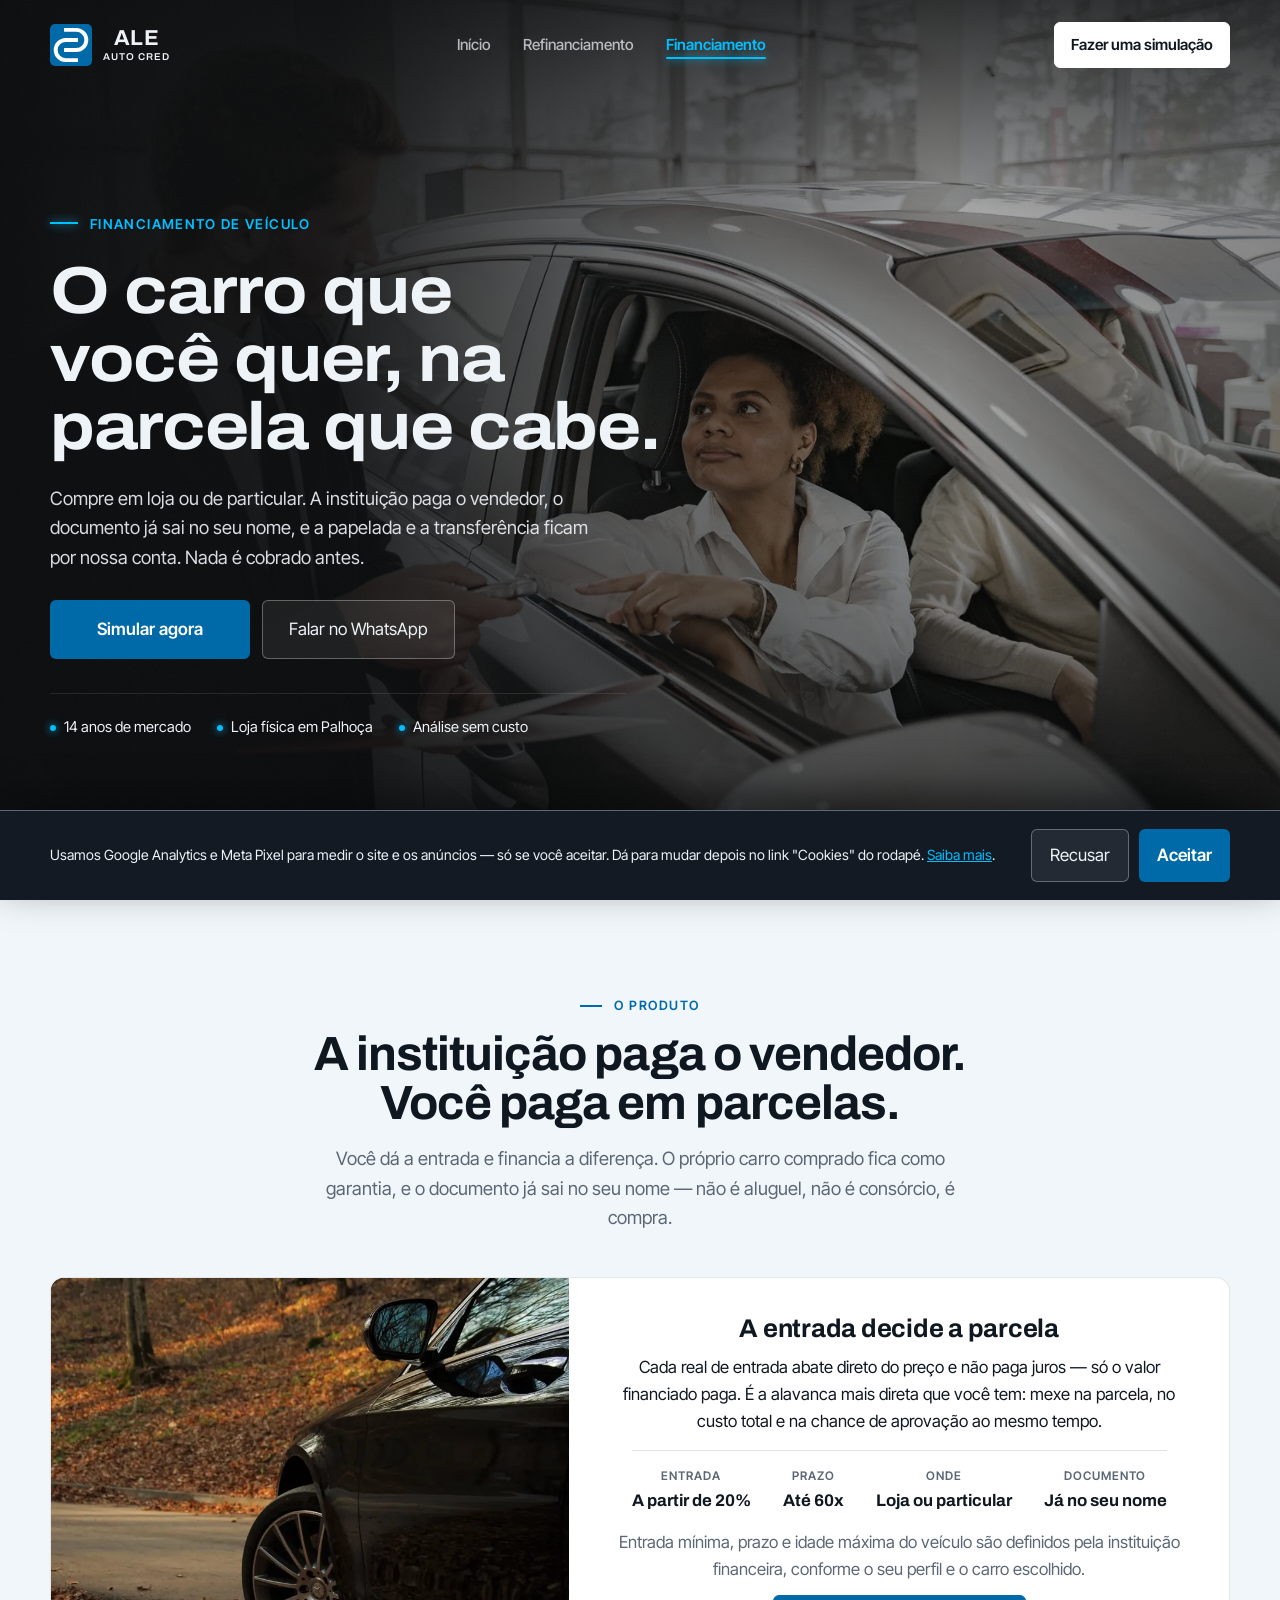
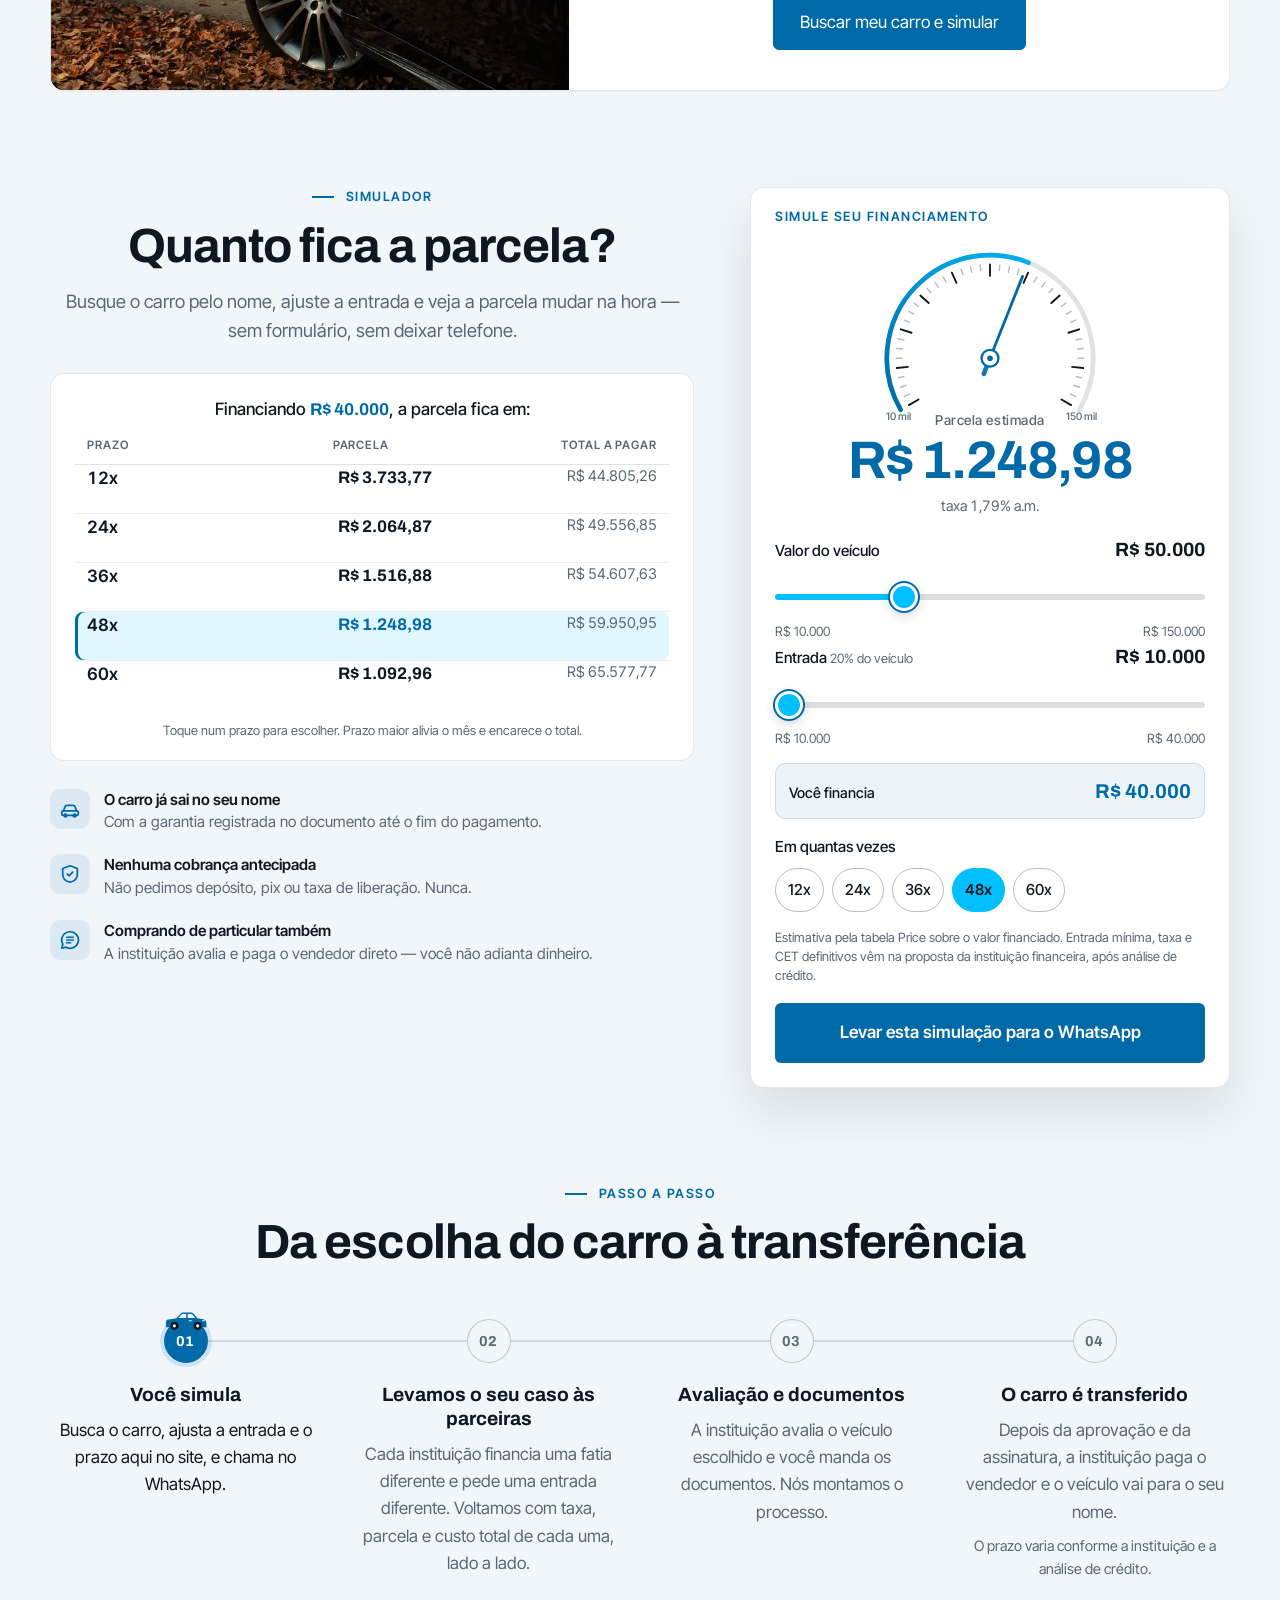
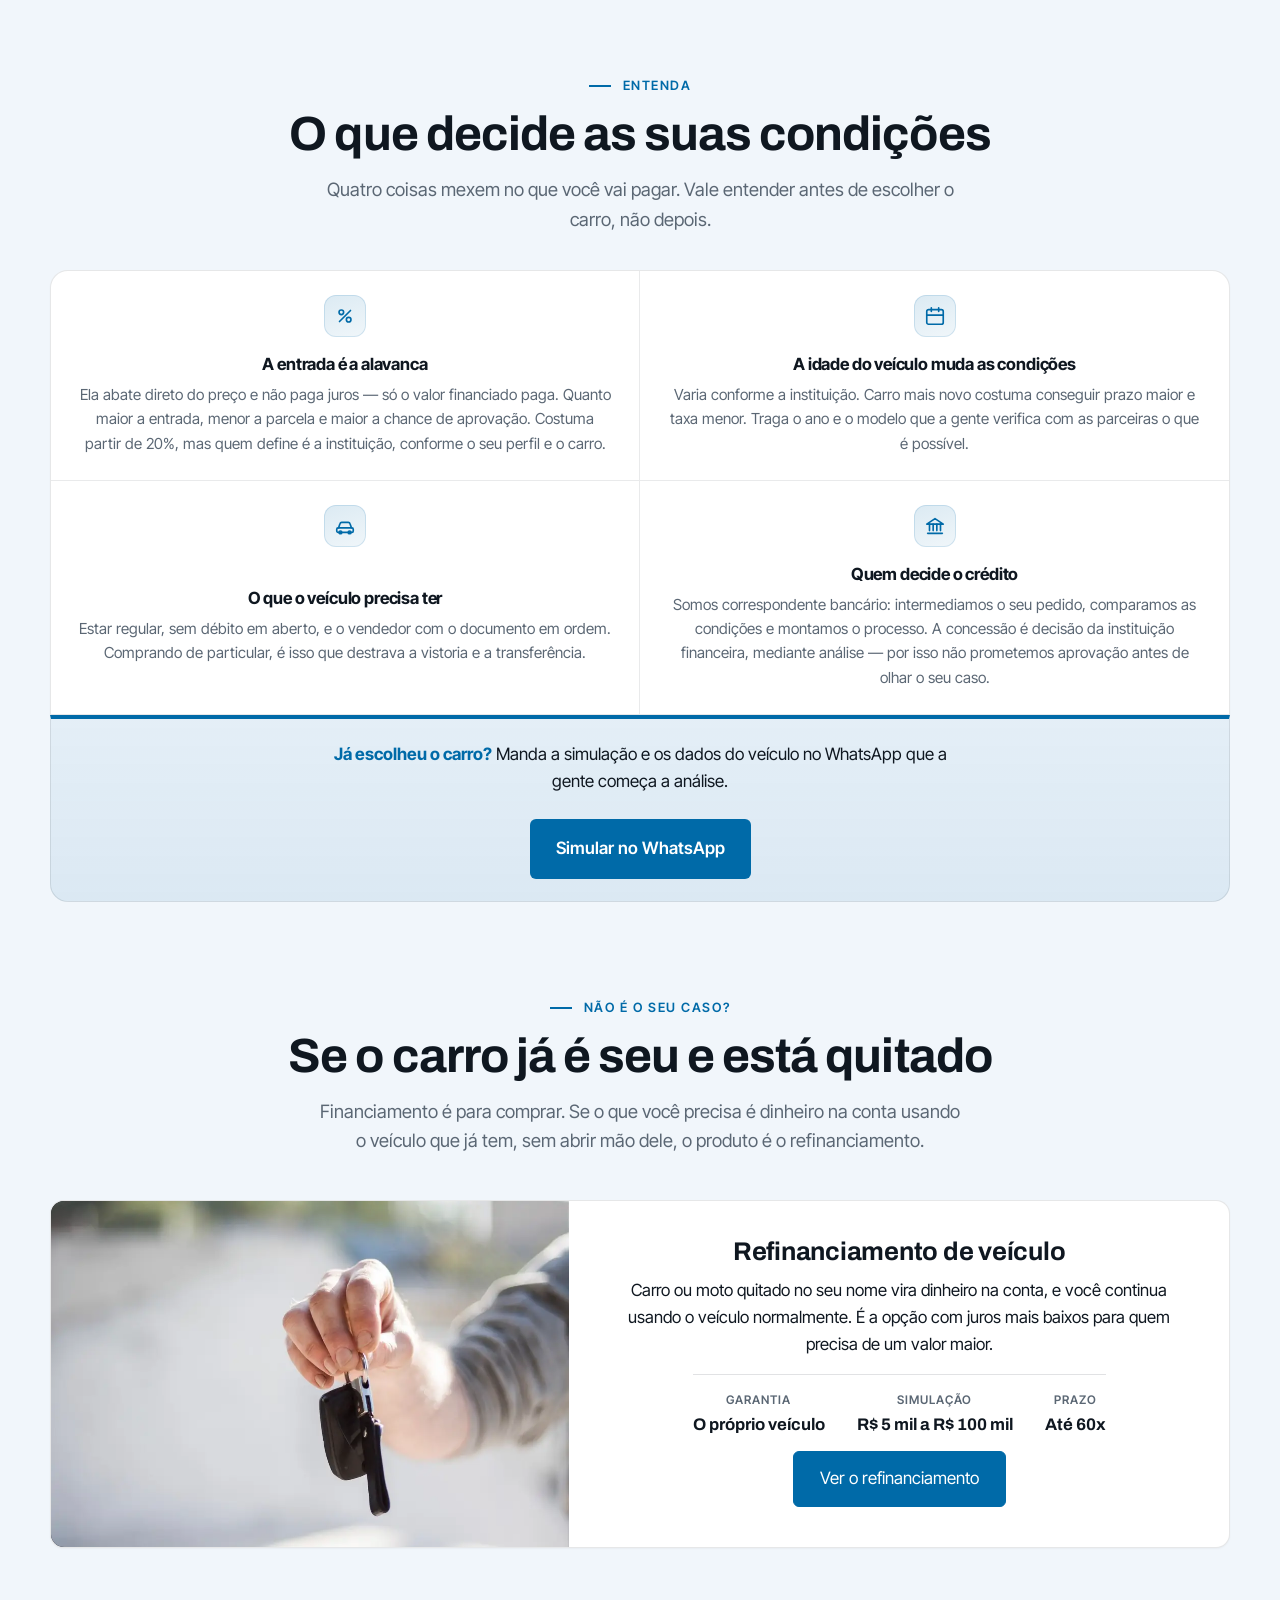
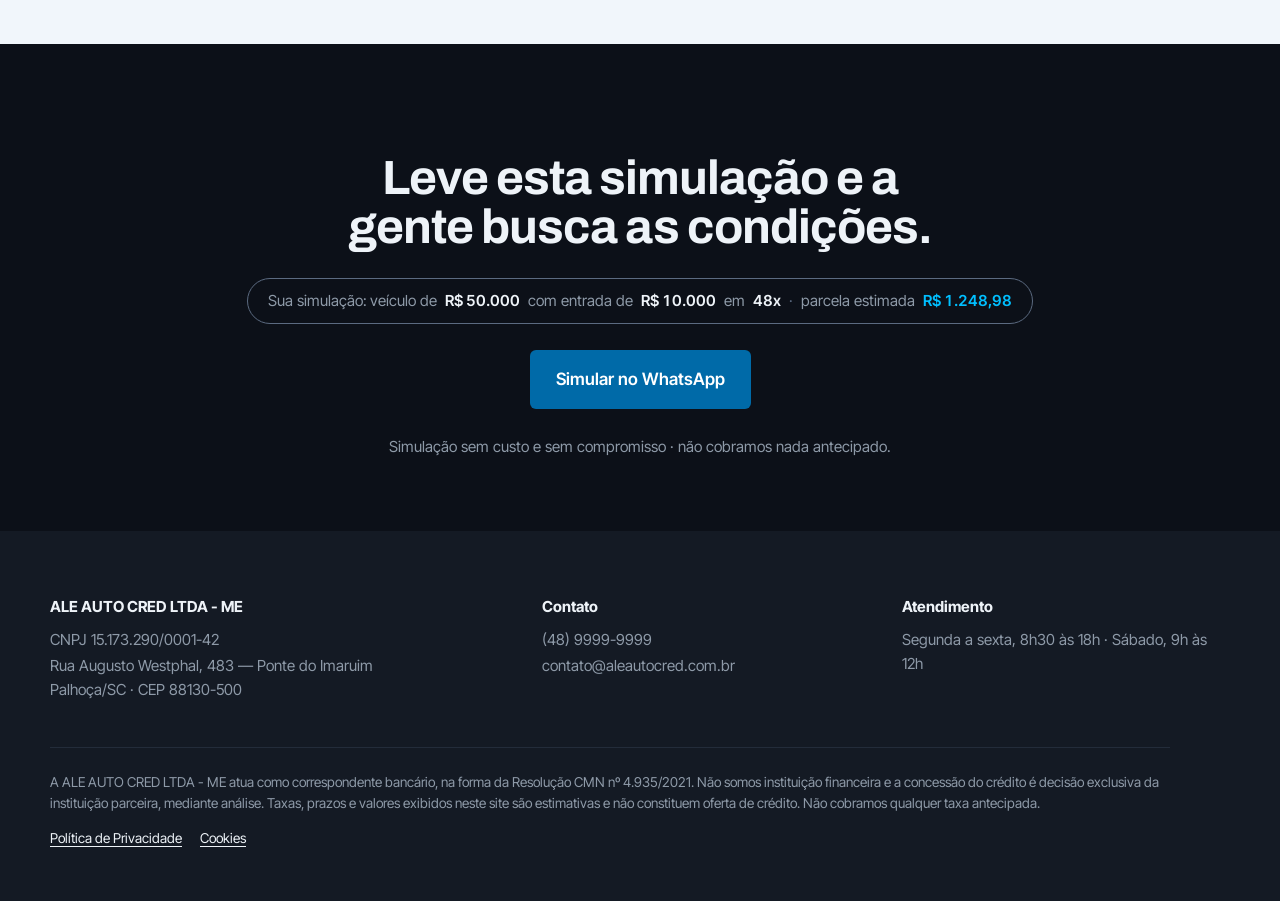
<file: files/financiamento.html>
<!DOCTYPE html>
<html lang="pt-BR">
<head>
<meta charset="utf-8">
<meta name="viewport" content="width=device-width, initial-scale=1">
<title>Ale Auto Cred - Financiamento</title>
<meta name="description" content="Compre o carro em loja ou de particular, com entrada a partir de 20%. Busque o modelo, veja a FIPE e simule a parcela. Palhoça e Grande Florianópolis.">
<meta name="theme-color" content="#0C1018">
<link rel="canonical" href="https://www.aleautocred.com.br/financiamento.html">
<link rel="icon" href="img/logo.svg" type="image/svg+xml">

<meta property="og:type" content="website">
<meta property="og:locale" content="pt_BR">
<meta property="og:title" content="Financiamento de veículo | Ale Auto Cred">
<meta property="og:description" content="Compre o carro em loja ou de particular, com entrada a partir de 20%. Busque o modelo, veja a FIPE e simule a parcela. Palhoça e Grande Florianópolis.">
<meta property="og:image" content="https://www.aleautocred.com.br/img/og.jpg">

<link rel="preconnect" href="https://fonts.googleapis.com">
<link rel="preconnect" href="https://fonts.gstatic.com" crossorigin>
<link rel="stylesheet" href="https://fonts.googleapis.com/css2?family=Archivo:wdth,wght@62..125,400..700&family=Inter+Tight:wght@400;500;600&display=swap">
<link rel="stylesheet" href="estilo.css?v=20260924v">
</head>
<body data-produto="financiamento">

<a class="pula" href="#conteudo">Pular para o conteúdo</a>

<!-- Silhuetas do veículo encontrado na busca FIPE. A categoria sai do nome do
     modelo, em app.js › categoriaVeiculo(). -->
<svg width="0" height="0" aria-hidden="true" focusable="false" style="position:absolute"><defs>
  <g id="sil-hatch">
    <path class="lataria" d="M5.4 17.8v-6.1c0-1 .5-1.9 1.4-2.4l1.1-.6 5.7-5.5c.7-.7 1.6-1.1 2.6-1.1h9.4c1.1 0 2.1.4 2.9 1.2l3.9 4.8 6 1c2 .3 3.4 2 3.4 4V16.6c0 .7-.5 1.2-1.2 1.2H39.23a4.3 4.3 0 1 0-8.06 0H16.83a4.3 4.3 0 1 0-8.06 0Z"/>
    <path class="vidro" d="M22.6 4.9h-5.4c-.6 0-1.2.2-1.6.7l-4 3.9h11Z"/>
    <path class="vidro" d="M24.2 4.9h3.4c.6 0 1.2.2 1.7.7l2.6 3.9h-7.7Z"/>
    <path class="risco" d="M25.8 11.6h2.3M40.5 10.9h1.8"/>
    <circle class="roda" cx="12.8" cy="16.3" r="4.3"/><circle class="roda" cx="35.2" cy="16.3" r="4.3"/>
    <circle class="aro" cx="12.8" cy="16.3" r="1.7"/><circle class="aro" cx="35.2" cy="16.3" r="1.7"/>
  </g>
  <g id="sil-sedan">
    <path class="lataria" d="M2 17.8V12.2c0-1.3.9-2.3 2.2-2.5l8.4-1.2 4.6-5c.7-.7 1.6-1.1 2.6-1.1h8.4c1.1 0 2.1.4 2.9 1.2l3.9 4.8 6 1c2 .3 3.4 2 3.4 4V16.6c0 .7-.5 1.2-1.2 1.2H39.23a4.3 4.3 0 1 0-8.06 0H14.83a4.3 4.3 0 1 0-8.06 0Z"/>
    <path class="vidro" d="M23.2 3.9h-3.6c-.6 0-1.2.2-1.6.7l-2.9 3.4h8.1Z"/>
    <path class="vidro" d="M24.8 3.9h3.6c.6 0 1.2.2 1.7.7l2.65 3.4h-7.95Z"/>
    <path class="risco" d="M26.3 11h2.3M40.5 10.9h1.8"/>
    <circle class="roda" cx="10.8" cy="16.3" r="4.3"/><circle class="roda" cx="35.2" cy="16.3" r="4.3"/>
    <circle class="aro" cx="10.8" cy="16.3" r="1.7"/><circle class="aro" cx="35.2" cy="16.3" r="1.7"/>
  </g>
  <g id="sil-suv">
    <path class="lataria" d="M4 17.4V9.6c0-1.1.7-2 1.8-2.3l2-.6 4.4-3.8c.8-.7 1.8-1.1 2.9-1.1h11.3c1.2 0 2.3.4 3.1 1.2l3.7 3.7 5.9 1c2 .3 3.4 2 3.4 4v4.5c0 .7-.5 1.2-1.2 1.2H40a4.8 4.8 0 1 0-9.6 0H17.6a4.8 4.8 0 1 0-9.6 0Z"/>
    <path class="vidro" d="M22.5 3.5h-5.9c-.7 0-1.3.2-1.8.7l-3.4 3.2h11.1Z"/>
    <path class="vidro" d="M24.1 3.5h4.1c.7 0 1.4.3 1.9.8l2.7 3.1h-8.7Z"/>
    <path class="risco" d="M25.6 10.8h2.4M40.8 10.4h1.7"/>
    <circle class="roda" cx="12.8" cy="16.4" r="4.8"/><circle class="roda" cx="35.2" cy="16.4" r="4.8"/>
    <circle class="aro" cx="12.8" cy="16.4" r="1.9"/><circle class="aro" cx="35.2" cy="16.4" r="1.9"/>
  </g>
  <g id="sil-picape">
    <path class="lataria" d="M2.6 17.6v-7.4h13.1l3.9-4.6c.7-.8 1.7-1.3 2.8-1.3h6.8c1.1 0 2.1.4 2.9 1.2l3.9 4.6 5.8 1c2 .3 3.4 2 3.4 4v1.3c0 .7-.5 1.2-1.2 1.2H40a4.6 4.6 0 1 0-9.2 0H16.4a4.6 4.6 0 1 0-9.2 0Z"/>
    <path class="vidro" d="M25.4 6.3h-2.6c-.6 0-1.2.3-1.6.7l-2.9 3.2h7.1Z"/>
    <path class="vidro" d="M27 6.3h2.5c.6 0 1.2.3 1.6.7l2.7 3.2H27Z"/>
    <path class="risco" d="M28.6 12.8h2.3M40.6 11.4h1.7M3.6 11.6h12.4"/>
    <circle class="roda" cx="11.8" cy="16.4" r="4.6"/><circle class="roda" cx="35.4" cy="16.4" r="4.6"/>
    <circle class="aro" cx="11.8" cy="16.4" r="1.8"/><circle class="aro" cx="35.4" cy="16.4" r="1.8"/>
  </g>
  <g id="sil-moto">
    <path class="quadro" d="M31.4 7.2 35.9 14.8M13.4 14.9 20 11.4M20 11.4h7.6M27.6 11.4 31.4 7.2M29.2 5.5h4.8"/>
    <path class="lataria" d="M12.6 12.2l4.2-2.2h5.8l1.8-2.6c.5-.7 1.3-1.1 2.2-1.1h3c1.1 0 2 .7 2.3 1.8l.4 1.6-4.2 1.6h-4l-2.4 2.6h-6c-1.4 0-2.4-.9-3.1-1.7Z"/>
    <circle class="roda" cx="10.8" cy="15.6" r="5"/><circle class="roda" cx="36" cy="15.6" r="5"/>
    <circle class="aro" cx="10.8" cy="15.6" r="2"/><circle class="aro" cx="36" cy="15.6" r="2"/>
  </g>
</defs></svg>

<!-- ═══════════════ HERO ═══════════════ -->
<section class="hero" id="topo">
  <!-- Ver a nota em index.html. -->
  <picture class="hero-foto">
    <source media="(max-width:900px)" type="image/webp"
            srcset="img/hero-financiamento-pe-600.webp?v=20260924 600w, img/hero-financiamento-pe-900.webp?v=20260924 900w, img/hero-financiamento-pe-1200.webp?v=20260924 1200w, img/hero-financiamento-pe-1280.webp?v=20260924 1280w"
            sizes="130vw">
    <source type="image/webp"
            srcset="img/hero-financiamento-800.webp?v=20260924 800w, img/hero-financiamento-1200.webp?v=20260924 1200w, img/hero-financiamento-1600.webp?v=20260924 1600w, img/hero-financiamento-2400.webp?v=20260924 2400w, img/hero-financiamento-3200.webp?v=20260924 3200w"
            sizes="100vw">
    <img src="img/hero-financiamento.jpg?v=20260924" alt="" width="1600" height="1067" fetchpriority="high" decoding="async">
  </picture>
  <div class="hero-tinta" aria-hidden="true"></div>
  <canvas id="pista" aria-hidden="true"></canvas>
  <div class="veu" aria-hidden="true"></div>
  <div class="luz" id="luz" aria-hidden="true"></div>
  <div class="ruido" aria-hidden="true"></div>

  <header class="topo">
    <div class="wrap topo-in">
      <a class="marca" href="index.html" aria-label="Ale Auto Cred">
        <img class="marca-simbolo" src="img/logo.svg" alt="" width="42" height="42">
        <span class="marca-nome" aria-hidden="true">
          <span class="marca-l1">Ale</span>
          <span class="marca-l2">Auto Cred</span>
        </span>
      </a>
      <button class="menu-bt" type="button" aria-expanded="false" aria-controls="menuPrincipal" aria-label="Abrir menu">
        <span class="menu-bt-barras" aria-hidden="true"></span>
      </button>
      <div class="topo-painel" id="menuPrincipal">
        <nav class="menu" aria-label="Principal">
        <a href="index.html">Início</a>
        <a href="refinanciamento.html">Refinanciamento</a>
        <a href="financiamento.html" aria-current="page">Financiamento</a>
      </nav>
      <a class="topo-link" data-zap data-origem="header" href="#" target="_blank" rel="noopener">Fazer uma simulação</a>
      </div>
    </div>
  </header>

  <div class="wrap hero-grid" id="conteudo">
    <div class="hero-txt" id="heroTxt">
      <p class="selo">Financiamento de veículo</p>
      <h1>O carro que você quer, na parcela que cabe.</h1>
      <p class="sub">Compre em loja ou de particular. A instituição paga o vendedor, o documento já sai no seu nome, e a papelada e a transferência ficam por nossa conta. Nada é cobrado antes.</p>
      <div class="ctas">
        <a class="btn-acento" href="#simular">Simular agora</a>
        <a class="btn-linha" data-zap data-origem="hero-financ" href="#" target="_blank" rel="noopener">Falar no WhatsApp</a>
      </div>
      <div class="confia">
        <span data-anos>14 anos de mercado</span>
        <span>Loja física em Palhoça</span>
        <span>Análise sem custo</span>
      </div>
    </div>
  </div>
</section>

<main>

<!-- ═══════════════ O QUE É ═══════════════ -->
<section class="papel-sec sec" id="o-que-e">
  <div class="wrap">
    <p class="rotulo-sec">O produto</p>
    <h2>A instituição paga o vendedor. Você paga em parcelas.</h2>
    <p class="lede">Você dá a entrada e financia a diferença. O próprio carro comprado fica como
      garantia, e o documento já sai no seu nome — não é aluguel, não é consórcio, é compra.</p>

    <div class="produtos solo">
      <article class="produto largo destaque">
        <figure class="produto-foto">
          <img src="img/produto-financiamento.webp" width="1024" height="683" alt="Carro sedã preto estacionado em uma rua" loading="lazy" decoding="async">
        </figure>
        <div class="produto-corpo">
          <h3>A entrada decide a parcela</h3>
          <p>Cada real de entrada abate direto do preço e não paga juros — só o valor financiado
            paga. É a alavanca mais direta que você tem: mexe na parcela, no custo total e na
            chance de aprovação ao mesmo tempo.</p>
          <ul class="produto-dados">
            <li><span>Entrada</span><strong>A partir de 20%</strong></li>
            <li><span>Prazo</span><strong data-cfg="prazo">Até 60x</strong></li>
            <li><span>Onde</span><strong>Loja ou particular</strong></li>
            <li><span>Documento</span><strong>Já no seu nome</strong></li>
          </ul>
          <p class="cond">Entrada mínima, prazo e idade máxima do veículo são definidos pela
            instituição financeira, conforme o seu perfil e o carro escolhido.</p>
          <a class="btn-linha" href="#simular">Buscar meu carro e simular</a>
        </div>
      </article>
    </div>
  </div>
</section>

<!-- ═══════════════ SIMULADOR ═══════════════ -->
<section class="papel-sec sec sem-topo" id="simular">
  <div class="wrap simular">
    <div class="simular-txt">
      <p class="rotulo-sec">Simulador</p>
      <h2>Quanto fica a parcela?</h2>
      <p class="lede">Busque o carro pelo nome, ajuste a entrada e veja a parcela mudar na hora —
        sem formulário, sem deixar telefone.</p>

      <div class="prazos-quadro">
        <p class="prazos-quadro-titulo">Financiando <strong data-sim="financiado">R$ 40.000</strong>, a parcela fica em:</p>
        <table class="prazos-tabela">
          <thead>
            <tr><th scope="col">Prazo</th><th scope="col">Parcela</th><th scope="col">Total a pagar</th></tr>
          </thead>
          <tbody id="tabelaPrazos"></tbody>
        </table>
        <p class="fina">Toque num prazo para escolher. Prazo maior alivia o mês e encarece o total.</p>
      </div>

      <ul class="simular-pontos">
        <li>
          <span class="simular-icone" aria-hidden="true"><svg viewBox="0 0 24 24"><path d="M5 14l1.5-4.5A2 2 0 0 1 8.4 8h7.2a2 2 0 0 1 1.9 1.5L19 14"/><rect x="3" y="14" width="18" height="5" rx="1.5"/><circle cx="7" cy="19" r="1.5"/><circle cx="17" cy="19" r="1.5"/></svg></span>
          <span><strong>O carro já sai no seu nome</strong><br>Com a garantia registrada no documento até o fim do pagamento.</span>
        </li>
        <li>
          <span class="simular-icone" aria-hidden="true"><svg viewBox="0 0 24 24"><path d="M12 3 4 6v6c0 5 3.5 8 8 9 4.5-1 8-4 8-9V6l-8-3Z"/><path d="m9 12 2 2 4-4"/></svg></span>
          <span><strong>Nenhuma cobrança antecipada</strong><br>Não pedimos depósito, pix ou taxa de liberação. Nunca.</span>
        </li>
        <li>
          <span class="simular-icone" aria-hidden="true"><svg viewBox="0 0 24 24"><path d="M12 3a9 9 0 0 0-7.8 13.5L3 21l4.7-1.2A9 9 0 1 0 12 3Z"/><path d="M8.5 12h7M8.5 9h7M8.5 15h4"/></svg></span>
          <span><strong>Comprando de particular também</strong><br>A instituição avalia e paga o vendedor direto — você não adianta dinheiro.</span>
        </li>
      </ul>
    </div>

    <div class="cluster" role="group" aria-labelledby="simTitulo">
        <h3 class="cluster-titulo" id="simTitulo">Simule seu financiamento</h3>

        <svg class="gauge" viewBox="0 0 320 210" aria-hidden="true" focusable="false">
          <defs>
            <linearGradient id="arcoGrad" x1="0" y1="1" x2="1" y2="0">
              <stop offset="0" stop-color="#006AA8"/><stop offset="1" stop-color="#00BFFF"/>
            </linearGradient>
          </defs>
          <path class="arco-base" id="arcoBase" d=""/>
          <g id="ticks"></g>
          <path class="arco-luz" id="arcoLuz" d=""/>
          <text class="rotulo" id="lblMin" x="62" y="206" text-anchor="middle"></text>
          <text class="rotulo" id="lblMax" x="258" y="206" text-anchor="middle"></text>
          <g id="agulha" transform="rotate(-120 160 140)">
            <line class="agulha-cauda" x1="160" y1="140" x2="160" y2="158"/>
            <line class="agulha" x1="160" y1="140" x2="160" y2="46"/>
          </g>
          <circle class="cubo" cx="160" cy="140" r="9"/>
          <circle class="cubo-centro" cx="160" cy="140" r="3"/>
        </svg>

        <div class="leitura" aria-live="polite" aria-atomic="true">
          <p class="leitura-rotulo">Parcela estimada</p>
          <p class="num" id="parcela">—</p>
          <p class="leitura-sub" id="parcelaSub"></p>
        </div>

        <!-- Busca na FIPE. Só aparece depois que a API responde; se ela falhar,
             este bloco some e o slider manual abaixo volta ao lugar dele. -->
        <div class="busca-bloco" id="buscaBloco" hidden>
          <label class="campo" for="veiculo"><span>Qual é o veículo?</span></label>
          <div class="busca">
            <span class="busca-lupa" aria-hidden="true"><svg viewBox="0 0 24 24"><circle cx="11" cy="11" r="7"/><path d="m16.5 16.5 4 4"/></svg></span>
            <input type="text" id="veiculo" autocomplete="off" spellcheck="false"
                   role="combobox" aria-expanded="false" aria-controls="veiculoLista"
                   aria-autocomplete="list" aria-describedby="veiculoDica"
                   placeholder="Comece pela marca: Fiat, VW, Honda…">
            <ul class="busca-lista" id="veiculoLista" role="listbox" aria-label="Sugestões de veículo" hidden></ul>
          </div>
          <!-- Vazia de propósito: no primeiro passo o placeholder do campo já diz
                 "Comece pela marca". O app.js preenche isto a partir do segundo passo
                 ("Agora o modelo.", "Qual o ano?"), quando o campo já tem texto e o
                 placeholder some — aí é o único guia que resta. -->
            <p class="campo-nota" id="veiculoDica"></p>

          <figure class="veiculo-achado" id="veiculoAchado" hidden>
            <svg class="veiculo-arte" viewBox="0 0 46 22" aria-hidden="true"><use id="veiculoArte" href="#sil-hatch"/></svg>
            <figcaption class="veiculo-dados">
              <p class="veiculo-nome" id="veiculoNome"></p>
              <p class="veiculo-fipe">Tabela FIPE <strong id="veiculoValor"></strong></p>
              <p class="fina" id="veiculoMeta"></p>
              <button type="button" class="link-trocar" id="trocarVeiculo">Trocar veículo</button>
            </figcaption>
          </figure>
          <!-- "e da análise" saiu: o aviso do simulador, logo abaixo, já carrega a
               análise de crédito. A avaliação do veículo fica, porque é outro fato —
               é o que impede o visitante de ler a FIPE como o valor financiado. -->
          <p class="cond">Valor de referência da FIPE. Quanto a instituição financia depende da
            avaliação do veículo.</p>
        </div>

        <!-- Fallback: o slider de sempre, usado quando a busca não está disponível. -->
        <div id="valorManual">
          <label class="campo" for="valor">
            <span>Valor do veículo</span>
            <output id="valorOut" for="valor"></output>
          </label>
          <input class="faixa" type="range" id="valor" min="10000" max="150000" step="1000" value="50000">
          <div class="faixa-limites" aria-hidden="true"><span id="limMin"></span><span id="limMax"></span></div>
        </div>

        <label class="campo" for="entrada">
          <span>Entrada <span class="campo-nota" id="entradaPct">20% do veículo</span></span>
          <output id="entradaOut" for="entrada"></output>
        </label>
        <input class="faixa" type="range" id="entrada" min="10000" max="40000" step="1000" value="10000">
        <div class="faixa-limites" aria-hidden="true"><span id="entMin"></span><span id="entMax"></span></div>

        <p class="financia"><span>Você financia</span><strong id="financiado">R$ 40.000</strong></p>

        <p class="prazos-rotulo" id="prazosRotulo">Em quantas vezes</p>
        <div class="prazos" role="radiogroup" aria-labelledby="prazosRotulo" id="prazos"></div>

        <p class="aviso">Estimativa pela tabela Price sobre o valor financiado. Entrada mínima, taxa e CET definitivos vêm na proposta da instituição financeira, após análise de crédito.</p>

        <a class="btn-acento" data-zap data-origem="guia-financ-simulador" href="#" target="_blank" rel="noopener">Levar esta simulação para o WhatsApp</a>
        <noscript><p>Ative o JavaScript para usar o simulador — ou chame direto no WhatsApp pelo botão acima.</p></noscript>
      </div>

  </div>
</section>

<!-- ═══════════════ COMO FUNCIONA ═══════════════ -->
<section class="papel-sec sec sem-topo" id="como-funciona">
  <div class="wrap">
    <p class="rotulo-sec">Passo a passo</p>
    <h2>Da escolha do carro à transferência</h2>
    <ol class="passos" id="passos">
      <li class="passo ativo" data-passo="0" aria-current="step">
        <span class="carro" aria-hidden="true"><span class="carro-corpo"><svg viewBox="0 0 46 22"><path class="lataria" d="M2 17.8V12.2c0-1.3.9-2.3 2.2-2.5l8.4-1.2 4.6-5c.7-.7 1.6-1.1 2.6-1.1h8.4c1.1 0 2.1.4 2.9 1.2l3.9 4.8 6 1c2 .3 3.4 2 3.4 4V16.6c0 .7-.5 1.2-1.2 1.2H39.23a4.3 4.3 0 1 0-8.06 0H14.83a4.3 4.3 0 1 0-8.06 0Z"/><path class="vidro" d="M23.2 3.9h-3.6c-.6 0-1.2.2-1.6.7l-2.9 3.4h8.1Z"/><path class="vidro" d="M24.8 3.9h3.6c.6 0 1.2.2 1.7.7l2.65 3.4h-7.95Z"/><path class="risco" d="M26.3 11h2.3M40.5 10.9h1.8"/><circle class="roda" cx="10.8" cy="16.3" r="4.3"/><circle class="roda" cx="35.2" cy="16.3" r="4.3"/><circle class="aro" cx="10.8" cy="16.3" r="1.7"/><circle class="aro" cx="35.2" cy="16.3" r="1.7"/></svg></span></span>
        <h3><button type="button" class="passo-bt"><span class="n" aria-hidden="true">01</span><span class="passo-titulo">Você simula</span></button></h3>
        <p>Busca o carro, ajusta a entrada e o prazo aqui no site, e chama no WhatsApp.</p>
      </li>
      <li class="passo" data-passo="1">
        <span class="carro" aria-hidden="true"><span class="carro-corpo"><svg viewBox="0 0 46 22"><path class="lataria" d="M2 17.8V12.2c0-1.3.9-2.3 2.2-2.5l8.4-1.2 4.6-5c.7-.7 1.6-1.1 2.6-1.1h8.4c1.1 0 2.1.4 2.9 1.2l3.9 4.8 6 1c2 .3 3.4 2 3.4 4V16.6c0 .7-.5 1.2-1.2 1.2H39.23a4.3 4.3 0 1 0-8.06 0H14.83a4.3 4.3 0 1 0-8.06 0Z"/><path class="vidro" d="M23.2 3.9h-3.6c-.6 0-1.2.2-1.6.7l-2.9 3.4h8.1Z"/><path class="vidro" d="M24.8 3.9h3.6c.6 0 1.2.2 1.7.7l2.65 3.4h-7.95Z"/><path class="risco" d="M26.3 11h2.3M40.5 10.9h1.8"/><circle class="roda" cx="10.8" cy="16.3" r="4.3"/><circle class="roda" cx="35.2" cy="16.3" r="4.3"/><circle class="aro" cx="10.8" cy="16.3" r="1.7"/><circle class="aro" cx="35.2" cy="16.3" r="1.7"/></svg></span></span>
        <h3><button type="button" class="passo-bt"><span class="n" aria-hidden="true">02</span><span class="passo-titulo">Levamos o seu caso às parceiras</span></button></h3>
        <p>Cada instituição financia uma fatia diferente e pede uma entrada diferente. Voltamos com taxa, parcela e custo total de cada uma, lado a lado.</p>
      </li>
      <li class="passo" data-passo="2">
        <span class="carro" aria-hidden="true"><span class="carro-corpo"><svg viewBox="0 0 46 22"><path class="lataria" d="M2 17.8V12.2c0-1.3.9-2.3 2.2-2.5l8.4-1.2 4.6-5c.7-.7 1.6-1.1 2.6-1.1h8.4c1.1 0 2.1.4 2.9 1.2l3.9 4.8 6 1c2 .3 3.4 2 3.4 4V16.6c0 .7-.5 1.2-1.2 1.2H39.23a4.3 4.3 0 1 0-8.06 0H14.83a4.3 4.3 0 1 0-8.06 0Z"/><path class="vidro" d="M23.2 3.9h-3.6c-.6 0-1.2.2-1.6.7l-2.9 3.4h8.1Z"/><path class="vidro" d="M24.8 3.9h3.6c.6 0 1.2.2 1.7.7l2.65 3.4h-7.95Z"/><path class="risco" d="M26.3 11h2.3M40.5 10.9h1.8"/><circle class="roda" cx="10.8" cy="16.3" r="4.3"/><circle class="roda" cx="35.2" cy="16.3" r="4.3"/><circle class="aro" cx="10.8" cy="16.3" r="1.7"/><circle class="aro" cx="35.2" cy="16.3" r="1.7"/></svg></span></span>
        <h3><button type="button" class="passo-bt"><span class="n" aria-hidden="true">03</span><span class="passo-titulo">Avaliação e documentos</span></button></h3>
        <p>A instituição avalia o veículo escolhido e você manda os documentos. Nós montamos o processo.</p>
      </li>
      <li class="passo" data-passo="3">
        <h3><button type="button" class="passo-bt"><span class="n" aria-hidden="true">04</span><span class="passo-titulo">O carro é transferido</span></button></h3>
        <p>Depois da aprovação e da assinatura, a instituição paga o vendedor e o veículo vai para o seu nome.</p>
        <p class="cond">O prazo varia conforme a instituição e a análise de crédito.</p>
      </li>
    </ol>
  </div>
</section>


<!-- ═══════════════ ENTENDA ═══════════════ -->
<section class="papel-sec sec sem-topo" id="entender">
  <div class="wrap">
    <p class="rotulo-sec">Entenda</p>
    <h2>O que decide as suas condições</h2>
    <p class="lede">Quatro coisas mexem no que você vai pagar. Vale entender antes de escolher o
      carro, não depois.</p>
    <div class="docs">
      <div class="doc">
        <span class="doc-icone" aria-hidden="true"><svg viewBox="0 0 24 24"><circle cx="8" cy="8" r="2.5"/><circle cx="16" cy="16" r="2.5"/><path d="M18 6 6 18"/></svg></span>
        <span class="doc-texto">
          <strong>A entrada é a alavanca</strong>
          <span class="fina">Ela abate direto do preço e não paga juros — só o valor financiado
            paga. Quanto maior a entrada, menor a parcela e maior a chance de aprovação. Costuma
            partir de 20%, mas quem define é a instituição, conforme o seu perfil e o carro.</span>
        </span>
      </div>
      <div class="doc">
        <span class="doc-icone" aria-hidden="true"><svg viewBox="0 0 24 24"><rect x="3" y="5" width="18" height="16" rx="2"/><path d="M8 3v4M16 3v4M3 11h18"/></svg></span>
        <span class="doc-texto">
          <strong>A idade do veículo muda as condições</strong>
          <span class="fina">Varia conforme a instituição. Carro mais novo costuma conseguir prazo
            maior e taxa menor. Traga o ano e o modelo que a gente verifica com as parceiras o que
            é possível.</span>
        </span>
      </div>
      <div class="doc">
        <span class="doc-icone" aria-hidden="true"><svg viewBox="0 0 24 24"><path d="M5 14l1.5-4.5A2 2 0 0 1 8.4 8h7.2a2 2 0 0 1 1.9 1.5L19 14"/><rect x="3" y="14" width="18" height="5" rx="1.5"/><circle cx="7" cy="19" r="1.5"/><circle cx="17" cy="19" r="1.5"/></svg></span>
        <span class="doc-texto">
          <strong>O que o veículo precisa ter</strong>
          <span class="fina">Estar regular, sem débito em aberto, e o vendedor com o documento em
            ordem. Comprando de particular, é isso que destrava a vistoria e a transferência.</span>
        </span>
      </div>
      <div class="doc">
        <span class="doc-icone" aria-hidden="true"><svg viewBox="0 0 24 24"><path d="M12 4 3 10h18Z"/><path d="M6 10v7M10 10v7M14 10v7M18 10v7"/><path d="M4 20h16"/></svg></span>
        <span class="doc-texto">
          <strong>Quem decide o crédito</strong>
          <span class="fina">Somos correspondente bancário: intermediamos o seu pedido, comparamos
            as condições e montamos o processo. A concessão é decisão da instituição financeira,
            mediante análise — por isso não prometemos aprovação antes de olhar o seu caso.</span>
        </span>
      </div>
    </div>
    <div class="docs-pronto">
      <p><strong>Já escolheu o carro?</strong> Manda a simulação e os dados do veículo no WhatsApp
        que a gente começa a análise.</p>
      <a class="btn-acento" data-zap data-mensagem="financiamento" data-origem="entender-financ" href="#" target="_blank" rel="noopener">Simular no WhatsApp</a>
    </div>
  </div>
</section>

<!-- ═══════════════ O OUTRO PRODUTO ═══════════════ -->
<section class="papel-sec sec sem-topo" id="refinanciamento">
  <div class="wrap">
    <p class="rotulo-sec">Não é o seu caso?</p>
    <h2>Se o carro já é seu e está quitado</h2>
    <p class="lede">Financiamento é para comprar. Se o que você precisa é dinheiro na conta usando
      o veículo que já tem, sem abrir mão dele, o produto é o refinanciamento.</p>

    <div class="produtos solo">
      <article class="produto largo">
        <figure class="produto-foto">
          <img src="img/produto-refinanciamento.webp" width="1024" height="683" alt="Mão segurando a chave de um carro" loading="lazy" decoding="async">
        </figure>
        <div class="produto-corpo">
          <h3>Refinanciamento de veículo</h3>
          <p>Carro ou moto quitado no seu nome vira dinheiro na conta, e você continua usando o
            veículo normalmente. É a opção com juros mais baixos para quem precisa de um valor maior.</p>
          <ul class="produto-dados">
            <li><span>Garantia</span><strong>O próprio veículo</strong></li>
            <li><span>Simulação</span><strong data-cfg="faixa">R$ 5 mil a R$ 100 mil</strong></li>
            <li><span>Prazo</span><strong data-cfg="prazo">Até 60x</strong></li>
          </ul>
          <a class="btn-linha" href="refinanciamento.html">Ver o refinanciamento</a>
        </div>
      </article>
    </div>
  </div>
</section>

<!-- ═══════════════ CTA FINAL ═══════════════ -->
<section class="painel-sec fim-sec">
  <div class="wrap fim">
    <h2>Leve esta simulação e a gente busca as condições.</h2>
    <p class="fim-leitura" aria-live="polite">
      Sua simulação: veículo de <strong data-sim="valor">R$ 50.000</strong> com entrada de
      <strong data-sim="entrada">R$ 10.000</strong> em <strong data-sim="prazo">48x</strong>
      <span class="fim-sep" aria-hidden="true">·</span> parcela estimada <strong data-sim="parcela">—</strong>
    </p>
    <a class="btn-acento" data-zap data-origem="final-financ" href="#" target="_blank" rel="noopener">Simular no WhatsApp</a>
    <p class="fina">Simulação sem custo e sem compromisso · não cobramos nada antecipado.</p>
  </div>
</section>
</main>

<!-- ═══════════════ RODAPÉ ═══════════════ -->
<footer>
  <div class="wrap">
    <div class="cols">
      <div>
        <strong>ALE AUTO CRED LTDA - ME</strong>
        <p>CNPJ 15.173.290/0001-42</p>
        <p>Rua Augusto Westphal, 483 — Ponte do Imaruim<br>Palhoça/SC · CEP 88130-500</p>
      </div>
      <div>
        <strong>Contato</strong>
        <p data-telefone>(48) 9999-9999</p>
        <p data-email>contato@aleautocred.com.br</p>
      </div>
      <div>
        <strong>Atendimento</strong>
        <p data-horario>Segunda a sexta, 8h30 às 18h · Sábado, 9h às 12h</p>
      </div>
    </div>
    <div class="legal">
      <p>A ALE AUTO CRED LTDA - ME atua como correspondente bancário, na forma da Resolução CMN
        nº 4.935/2021. Não somos instituição financeira e a concessão do crédito é decisão exclusiva
        da instituição parceira, mediante análise. Taxas, prazos e valores exibidos neste site são
        estimativas e não constituem oferta de crédito. Não cobramos qualquer taxa antecipada.</p>
      <p class="links">
        <a href="politica-de-privacidade.html">Política de Privacidade</a>
        <button type="button" id="abrirCookies">Cookies</button>
      </p>
    </div>
  </div>
</footer>

<a class="zap" id="zapFlut" aria-label="Falar no WhatsApp" data-zap data-origem="flutuante" href="#" target="_blank" rel="noopener">
  <svg viewBox="0 0 24 24" aria-hidden="true"><path d="M17.472 14.382c-.297-.149-1.758-.867-2.03-.967-.273-.099-.471-.148-.67.15-.197.297-.767.966-.94 1.164-.173.199-.347.223-.644.075-.297-.15-1.255-.463-2.39-1.475-.883-.788-1.48-1.761-1.653-2.059-.173-.297-.018-.458.13-.606.134-.133.298-.347.446-.52.149-.174.198-.298.298-.497.099-.198.05-.371-.025-.52-.075-.149-.669-1.612-.916-2.207-.242-.579-.487-.5-.669-.51-.173-.008-.371-.01-.57-.01-.198 0-.52.074-.792.372-.272.297-1.04 1.016-1.04 2.479 0 1.462 1.065 2.875 1.213 3.074.149.198 2.096 3.2 5.077 4.487.709.306 1.262.489 1.694.625.712.227 1.36.195 1.871.118.571-.085 1.758-.719 2.006-1.413.248-.694.248-1.289.173-1.413-.074-.124-.272-.198-.57-.347m-5.421 7.403h-.004a9.87 9.87 0 0 1-5.031-1.378l-.361-.214-3.741.982.998-3.648-.235-.374a9.86 9.86 0 0 1-1.51-5.26c.001-5.45 4.436-9.884 9.888-9.884 2.64 0 5.122 1.03 6.988 2.898a9.825 9.825 0 0 1 2.893 6.994c-.003 5.45-4.437 9.885-9.885 9.885m8.413-18.297A11.815 11.815 0 0 0 12.05 0C5.495 0 .16 5.335.157 11.892c0 2.096.547 4.142 1.588 5.945L.057 24l6.305-1.654a11.882 11.882 0 0 0 5.683 1.448h.005c6.554 0 11.89-5.335 11.893-11.893a11.821 11.821 0 0 0-3.48-8.413Z"/></svg>
</a>

<div class="cookies" id="cookies" role="region" aria-label="Aviso de cookies" hidden>
  <div class="wrap cookies-in">
    <p>Usamos Google Analytics e Meta Pixel para medir o site e os anúncios — só se você aceitar.
      Dá para mudar depois no link "Cookies" do rodapé.
      <a href="politica-de-privacidade.html">Saiba mais</a>.</p>
    <div class="cookies-acoes">
      <button class="btn-linha" type="button" id="cookiesRecusar">Recusar</button>
      <button class="btn-acento" type="button" id="cookiesAceitar">Aceitar</button>
    </div>
  </div>
</div>

<a class="zap" id="zapFlut" aria-label="Falar no WhatsApp" data-zap data-origem="flutuante" href="#" target="_blank" rel="noopener">
  <svg viewBox="0 0 24 24" aria-hidden="true"><path d="M17.472 14.382c-.297-.149-1.758-.867-2.03-.967-.273-.099-.471-.148-.67.15-.197.297-.767.966-.94 1.164-.173.199-.347.223-.644.075-.297-.15-1.255-.463-2.39-1.475-.883-.788-1.48-1.761-1.653-2.059-.173-.297-.018-.458.13-.606.134-.133.298-.347.446-.52.149-.174.198-.298.298-.497.099-.198.05-.371-.025-.52-.075-.149-.669-1.612-.916-2.207-.242-.579-.487-.5-.669-.51-.173-.008-.371-.01-.57-.01-.198 0-.52.074-.792.372-.272.297-1.04 1.016-1.04 2.479 0 1.462 1.065 2.875 1.213 3.074.149.198 2.096 3.2 5.077 4.487.709.306 1.262.489 1.694.625.712.227 1.36.195 1.871.118.571-.085 1.758-.719 2.006-1.413.248-.694.248-1.289.173-1.413-.074-.124-.272-.198-.57-.347m-5.421 7.403h-.004a9.87 9.87 0 0 1-5.031-1.378l-.361-.214-3.741.982.998-3.648-.235-.374a9.86 9.86 0 0 1-1.51-5.26c.001-5.45 4.436-9.884 9.888-9.884 2.64 0 5.122 1.03 6.988 2.898a9.825 9.825 0 0 1 2.893 6.994c-.003 5.45-4.437 9.885-9.885 9.885m8.413-18.297A11.815 11.815 0 0 0 12.05 0C5.495 0 .16 5.335.157 11.892c0 2.096.547 4.142 1.588 5.945L.057 24l6.305-1.654a11.882 11.882 0 0 0 5.683 1.448h.005c6.554 0 11.89-5.335 11.893-11.893a11.821 11.821 0 0 0-3.48-8.413Z"/></svg>
</a>

<div class="cookies" id="cookies" role="region" aria-label="Aviso de cookies" hidden>
  <div class="wrap cookies-in">
    <p>Usamos Google Analytics e Meta Pixel para medir o site e os anúncios — só se você aceitar.
      Dá para mudar depois no link "Cookies" do rodapé.
      <a href="politica-de-privacidade.html">Saiba mais</a>.</p>
    <div class="cookies-acoes">
      <button class="btn-linha" type="button" id="cookiesRecusar">Recusar</button>
      <button class="btn-acento" type="button" id="cookiesAceitar">Aceitar</button>
    </div>
  </div>
</div>


<script type="application/ld+json">
{
  "@context": "https://schema.org",
  "@type": "Service",
  "name": "Financiamento de veículo",
  "serviceType": "Financiamento de veículo com alienação fiduciária",
  "description": "Compra de veículo parcelada, com entrada, em loja ou de particular.",
  "url": "https://www.aleautocred.com.br/financiamento.html",
  "areaServed": [
    { "@type": "City", "name": "Palhoça" },
    { "@type": "City", "name": "São José" },
    { "@type": "City", "name": "Florianópolis" },
    { "@type": "City", "name": "Biguaçu" },
    { "@type": "City", "name": "Santo Amaro da Imperatriz" }
  ],
  "provider": {
    "@type": "FinancialService",
    "name": "Ale Auto Cred",
    "legalName": "ALE AUTO CRED LTDA - ME",
    "taxID": "15.173.290/0001-42",
    "url": "https://www.aleautocred.com.br/",
    "telephone": "+5548999999999",
    "address": {
      "@type": "PostalAddress",
      "streetAddress": "Rua Augusto Westphal, 483",
      "addressLocality": "Palhoça",
      "addressRegion": "SC",
      "postalCode": "88130-500",
      "addressCountry": "BR"
    }
  }
}
</script>

<script src="app.js?v=20260924a" defer></script>
</body>
</html>
</file>
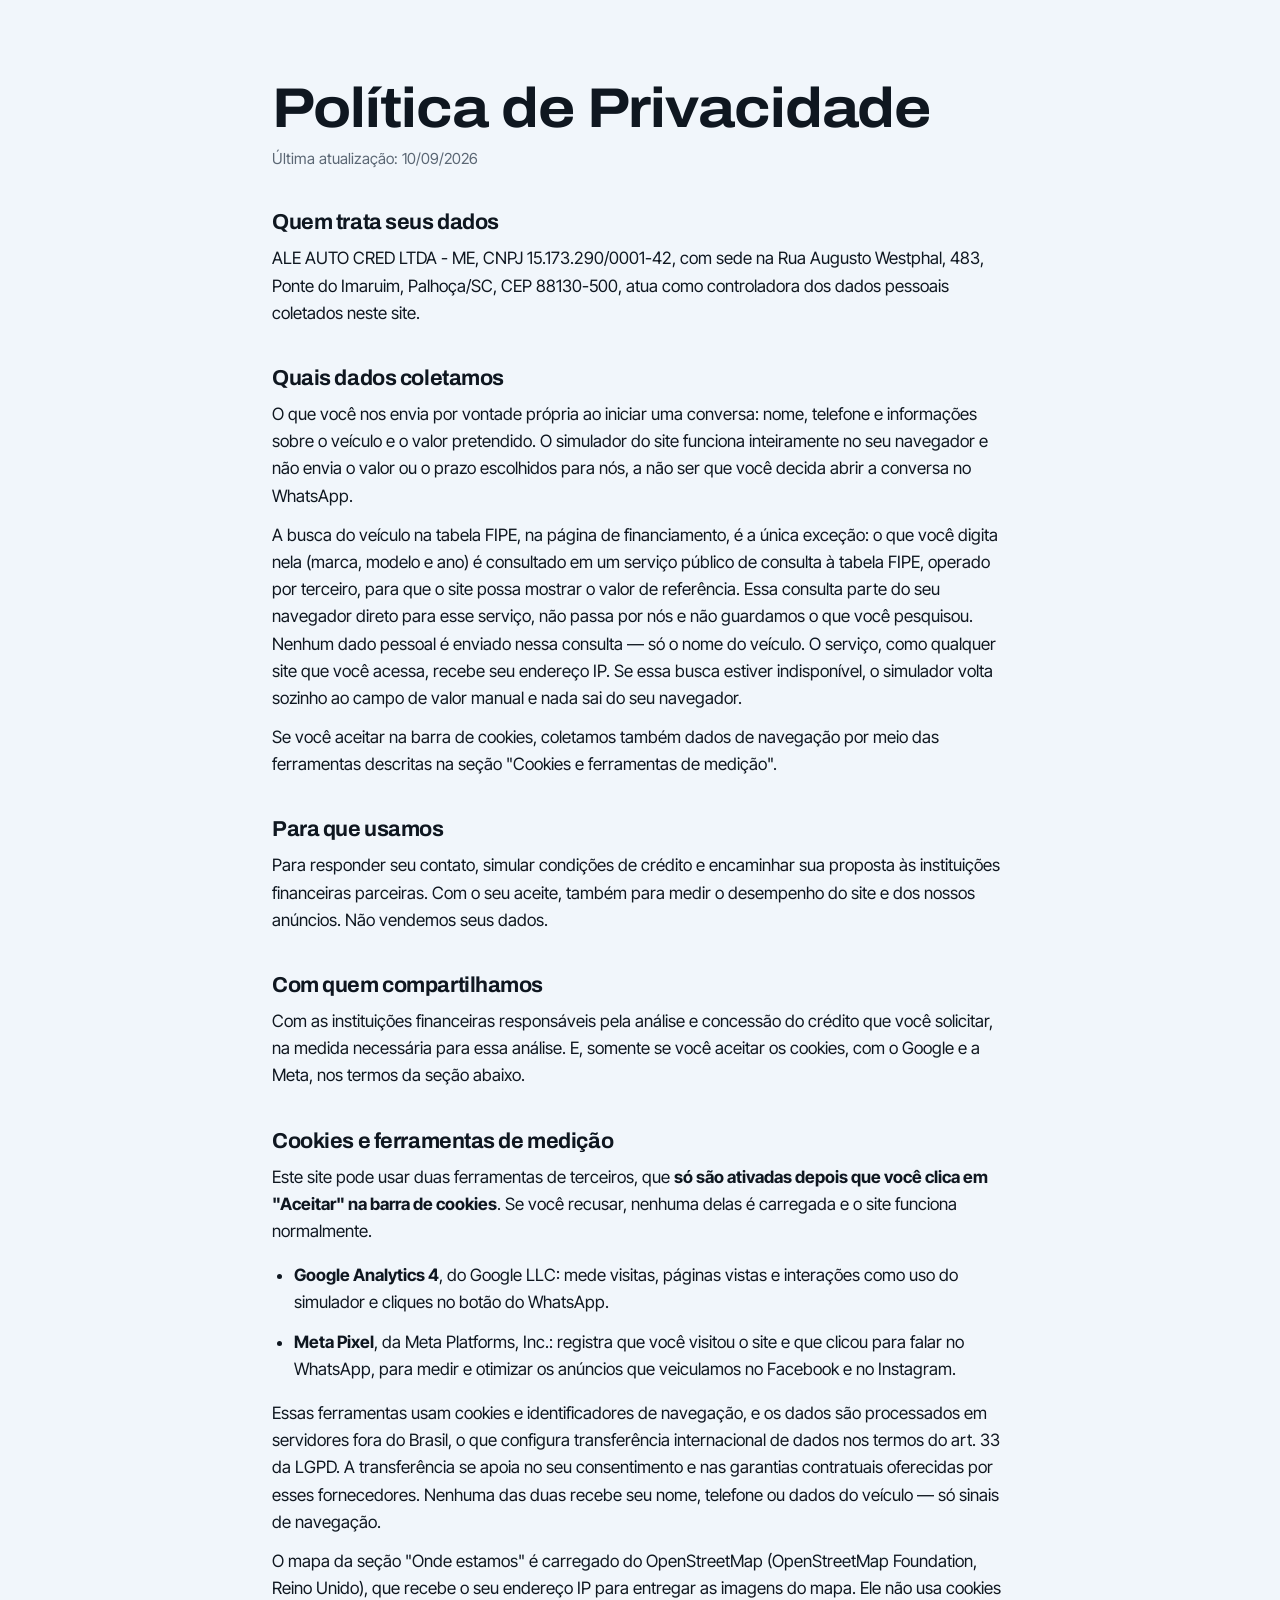
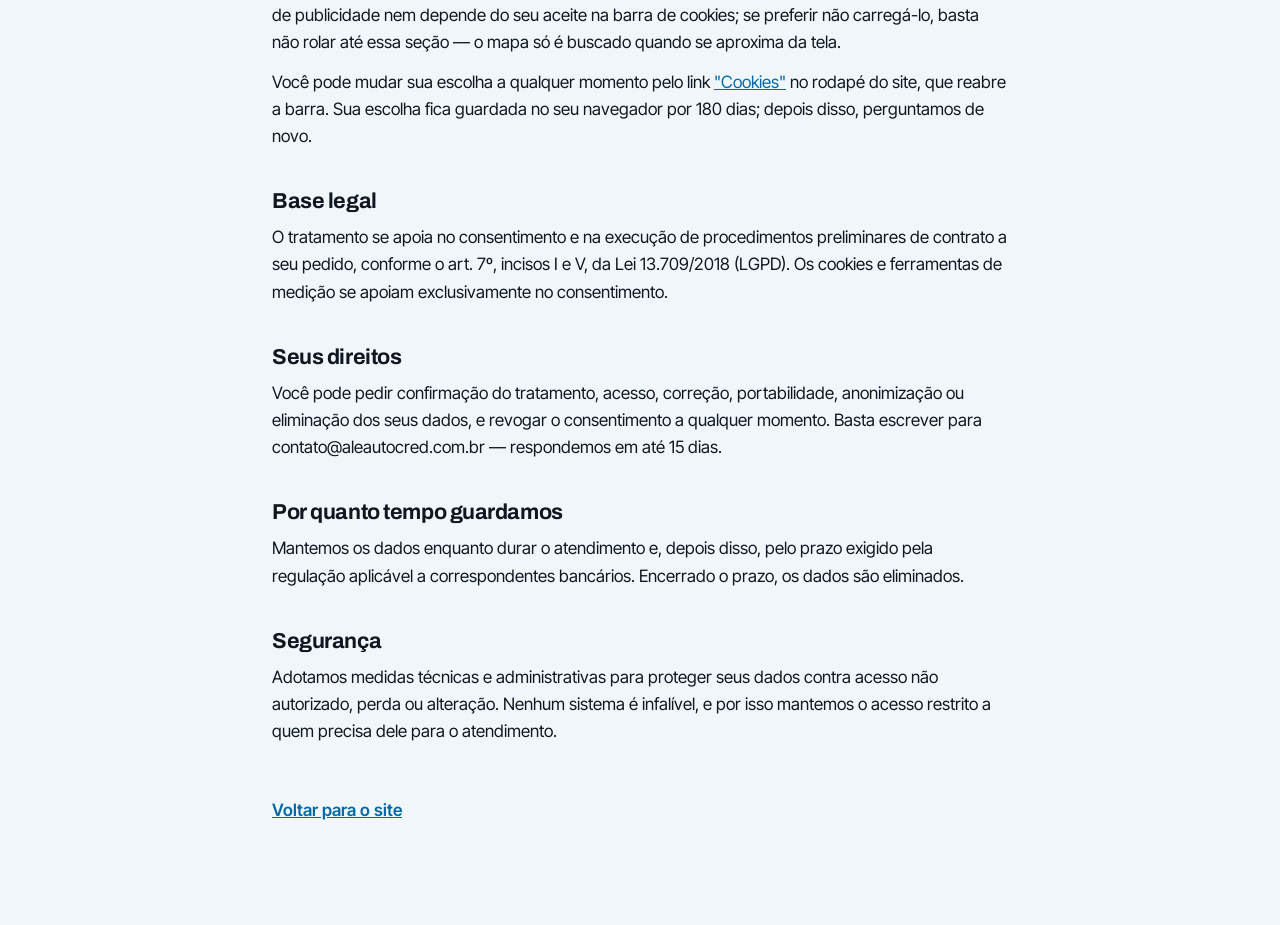
<file: files/politica-de-privacidade.html>
<!DOCTYPE html>
<html lang="pt-BR">
<head>
<meta charset="utf-8">
<meta name="viewport" content="width=device-width, initial-scale=1">
<title>Ale Auto Cred - Política de Privacidade</title>
<meta name="description" content="Como a Ale Auto Cred trata os dados pessoais coletados em seu site, conforme a Lei 13.709/2018 (LGPD).">
<meta name="robots" content="noindex, follow">
<link rel="icon" href="img/logo.svg" type="image/svg+xml">
<link rel="preconnect" href="https://fonts.googleapis.com">
<link rel="preconnect" href="https://fonts.gstatic.com" crossorigin>
<link rel="stylesheet" href="https://fonts.googleapis.com/css2?family=Archivo:wdth,wght@62..125,400..700&family=Inter+Tight:wght@400;500;600&display=swap">
<link rel="stylesheet" href="estilo.css?v=20260924v">
</head>
<body class="papel-sec">

<div class="wrap doc-pagina">
  <h1>Política de Privacidade</h1>
  <p class="fina">Última atualização: 10/09/2026</p>

  <h2>Quem trata seus dados</h2>
  <p>ALE AUTO CRED LTDA - ME, CNPJ 15.173.290/0001-42, com sede na Rua Augusto Westphal, 483,
    Ponte do Imaruim, Palhoça/SC, CEP 88130-500, atua como controladora dos dados pessoais
    coletados neste site.</p>

  <h2>Quais dados coletamos</h2>
  <p>O que você nos envia por vontade própria ao iniciar uma conversa: nome, telefone e
    informações sobre o veículo e o valor pretendido. O simulador do site funciona inteiramente
    no seu navegador e não envia o valor ou o prazo escolhidos para nós, a não ser que você
    decida abrir a conversa no WhatsApp.</p>
  <p>A busca do veículo na tabela FIPE, na página de financiamento, é a única exceção: o que
    você digita nela (marca, modelo e ano) é consultado em um serviço público de consulta à
    tabela FIPE, operado por terceiro, para que o site possa mostrar o valor de referência.
    Essa consulta parte do seu navegador direto para esse serviço, não passa por nós e não
    guardamos o que você pesquisou. Nenhum dado pessoal é enviado nessa consulta — só o nome
    do veículo. O serviço, como qualquer site que você acessa, recebe seu endereço IP. Se essa
    busca estiver indisponível, o simulador volta sozinho ao campo de valor manual e nada sai
    do seu navegador.</p>
  <p>Se você aceitar na barra de cookies, coletamos também dados de navegação por meio das
    ferramentas descritas na seção "Cookies e ferramentas de medição".</p>

  <h2>Para que usamos</h2>
  <p>Para responder seu contato, simular condições de crédito e encaminhar sua proposta às
    instituições financeiras parceiras. Com o seu aceite, também para medir o desempenho do site
    e dos nossos anúncios. Não vendemos seus dados.</p>

  <h2>Com quem compartilhamos</h2>
  <p>Com as instituições financeiras responsáveis pela análise e concessão do crédito que
    você solicitar, na medida necessária para essa análise. E, somente se você aceitar os
    cookies, com o Google e a Meta, nos termos da seção abaixo.</p>

  <h2>Cookies e ferramentas de medição</h2>
  <p>Este site pode usar duas ferramentas de terceiros, que <strong>só são ativadas depois que
    você clica em "Aceitar" na barra de cookies</strong>. Se você recusar, nenhuma delas é carregada
    e o site funciona normalmente.</p>
  <ul>
    <li><strong>Google Analytics 4</strong>, do Google LLC: mede visitas, páginas vistas e
      interações como uso do simulador e cliques no botão do WhatsApp.</li>
    <li><strong>Meta Pixel</strong>, da Meta Platforms, Inc.: registra que você visitou o site e
      que clicou para falar no WhatsApp, para medir e otimizar os anúncios que veiculamos no
      Facebook e no Instagram.</li>
  </ul>
  <p>Essas ferramentas usam cookies e identificadores de navegação, e os dados são processados em
    servidores fora do Brasil, o que configura transferência internacional de dados nos termos do
    art. 33 da LGPD. A transferência se apoia no seu consentimento e nas garantias contratuais
    oferecidas por esses fornecedores. Nenhuma das duas recebe seu nome, telefone ou dados do
    veículo — só sinais de navegação.</p>
  <p>O mapa da seção "Onde estamos" é carregado do OpenStreetMap (OpenStreetMap Foundation, Reino
    Unido), que recebe o seu endereço IP para entregar as imagens do mapa. Ele não usa cookies de
    publicidade nem depende do seu aceite na barra de cookies; se preferir não carregá-lo, basta não
    rolar até essa seção — o mapa só é buscado quando se aproxima da tela.</p>
  <p>Você pode mudar sua escolha a qualquer momento pelo link
    <a href="index.html#cookies">"Cookies"</a> no rodapé do site, que reabre a barra. Sua escolha
    fica guardada no seu navegador por 180 dias; depois disso, perguntamos de novo.</p>

  <h2>Base legal</h2>
  <p>O tratamento se apoia no consentimento e na execução de procedimentos preliminares de contrato
    a seu pedido, conforme o art. 7º, incisos I e V, da Lei 13.709/2018 (LGPD). Os cookies e
    ferramentas de medição se apoiam exclusivamente no consentimento.</p>

  <h2>Seus direitos</h2>
  <p>Você pode pedir confirmação do tratamento, acesso, correção, portabilidade, anonimização ou
    eliminação dos seus dados, e revogar o consentimento a qualquer momento. Basta escrever para
    <span data-email>contato@aleautocred.com.br</span> — respondemos em até 15 dias.</p>

  <h2>Por quanto tempo guardamos</h2>
  <p>Mantemos os dados enquanto durar o atendimento e, depois disso, pelo prazo exigido pela
    regulação aplicável a correspondentes bancários. Encerrado o prazo, os dados são eliminados.</p>

  <h2>Segurança</h2>
  <p>Adotamos medidas técnicas e administrativas para proteger seus dados contra acesso não
    autorizado, perda ou alteração. Nenhum sistema é infalível, e por isso mantemos o acesso
    restrito a quem precisa dele para o atendimento.</p>

  <p><a class="voltar" href="index.html">Voltar para o site</a></p>
</div>

<script src="app.js?v=20260924a" defer></script>
</body>
</html>
</file>
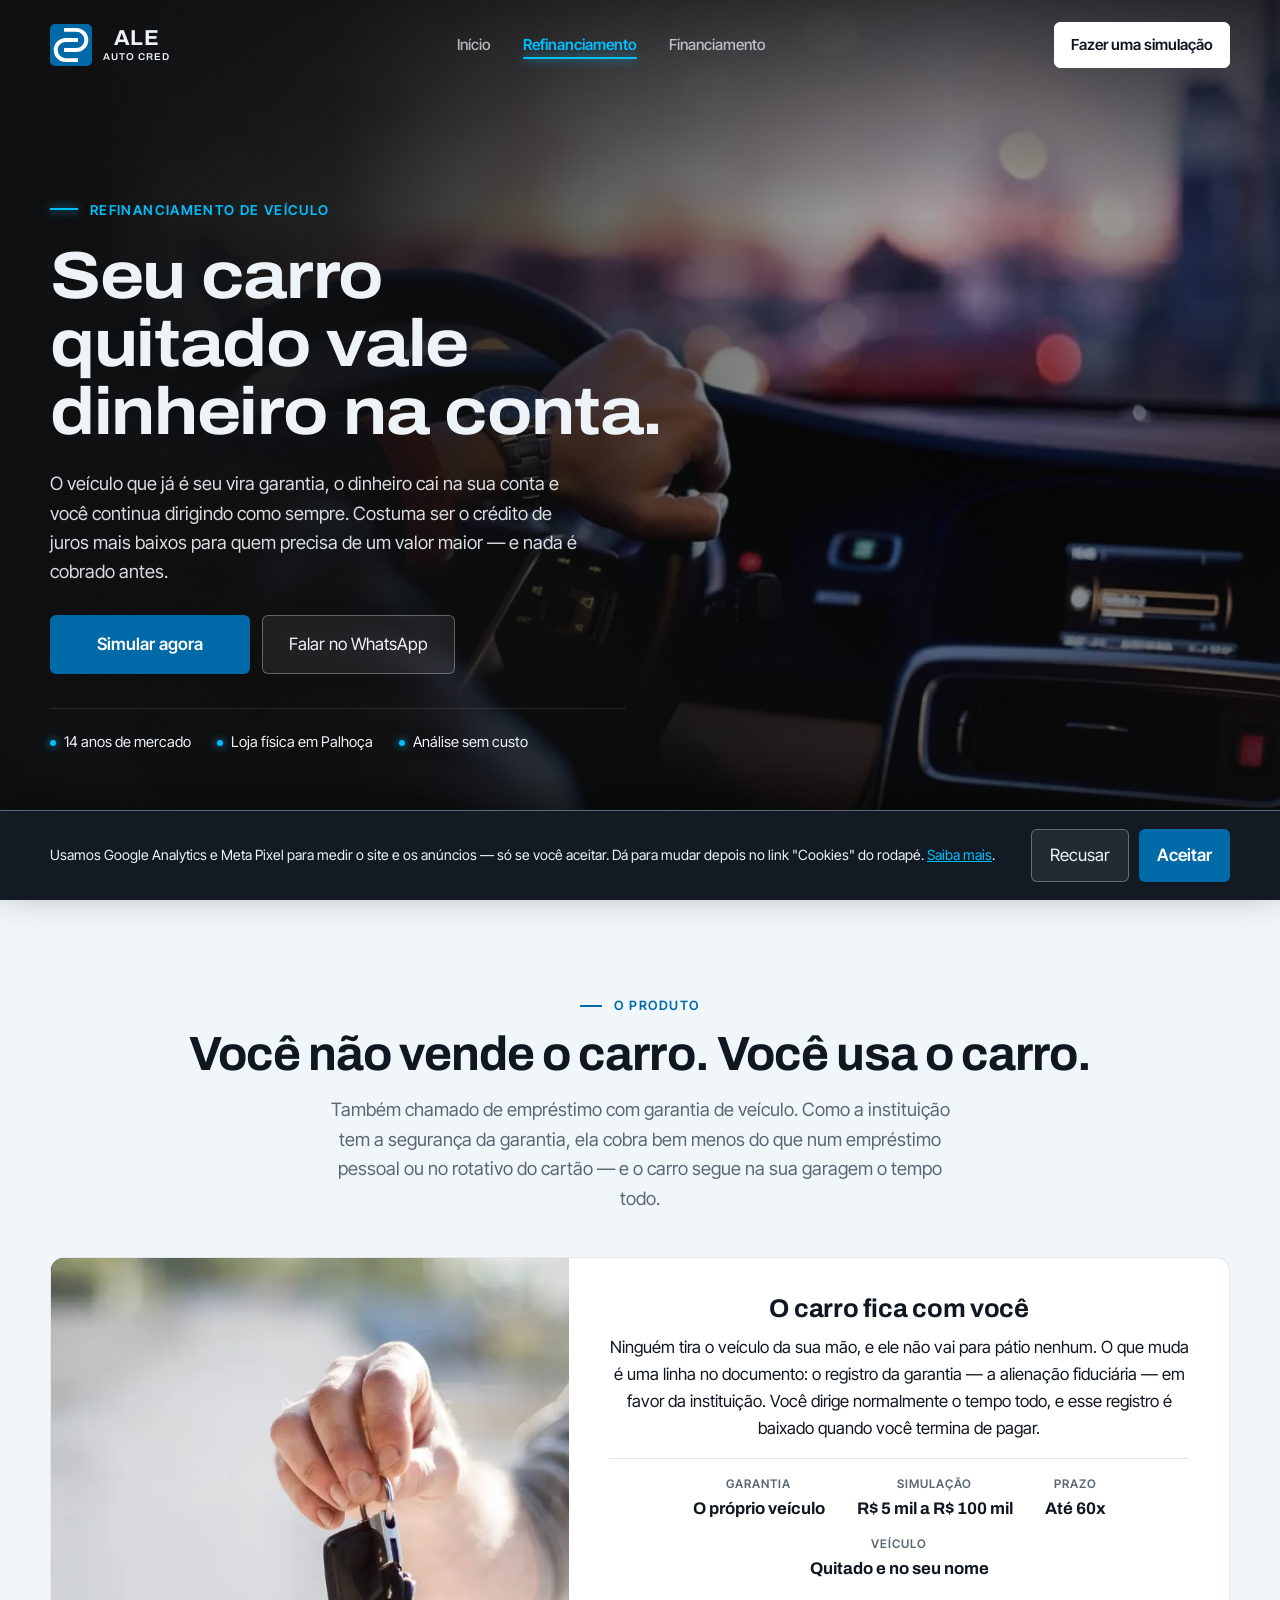
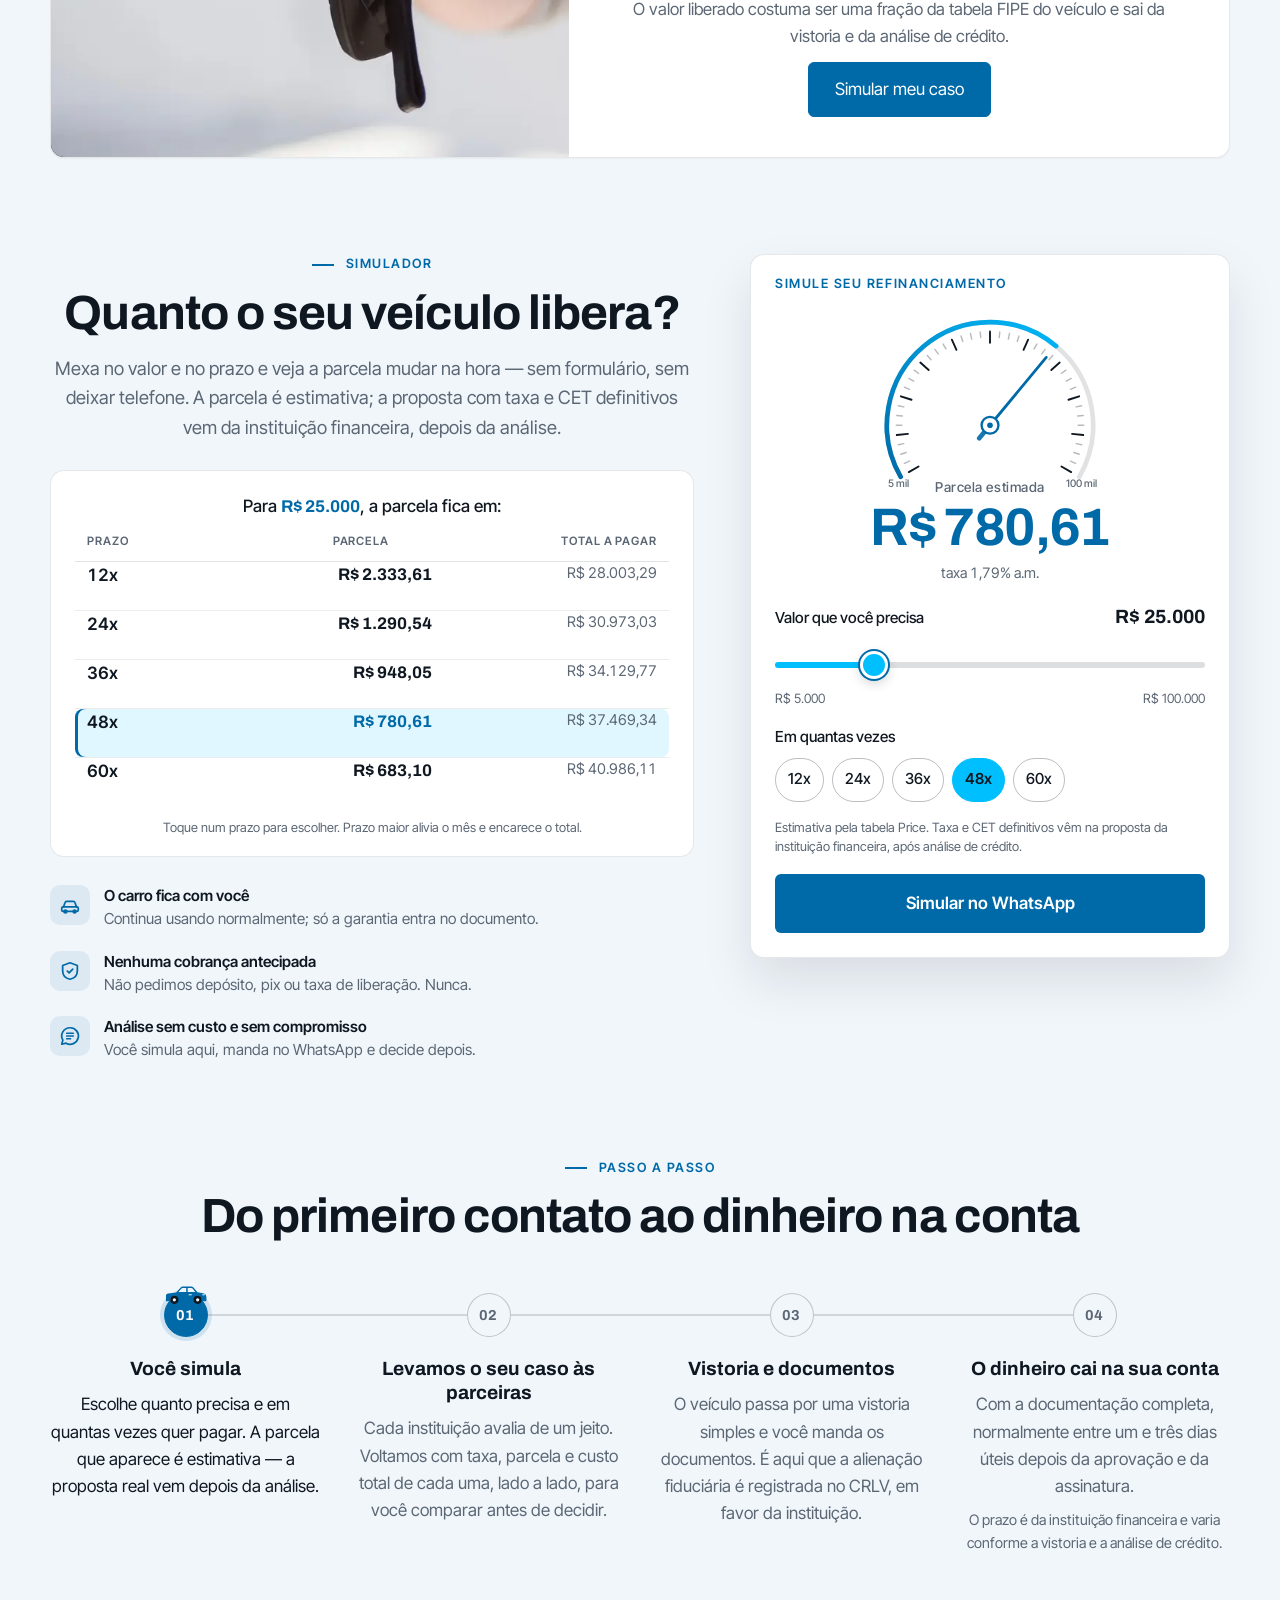
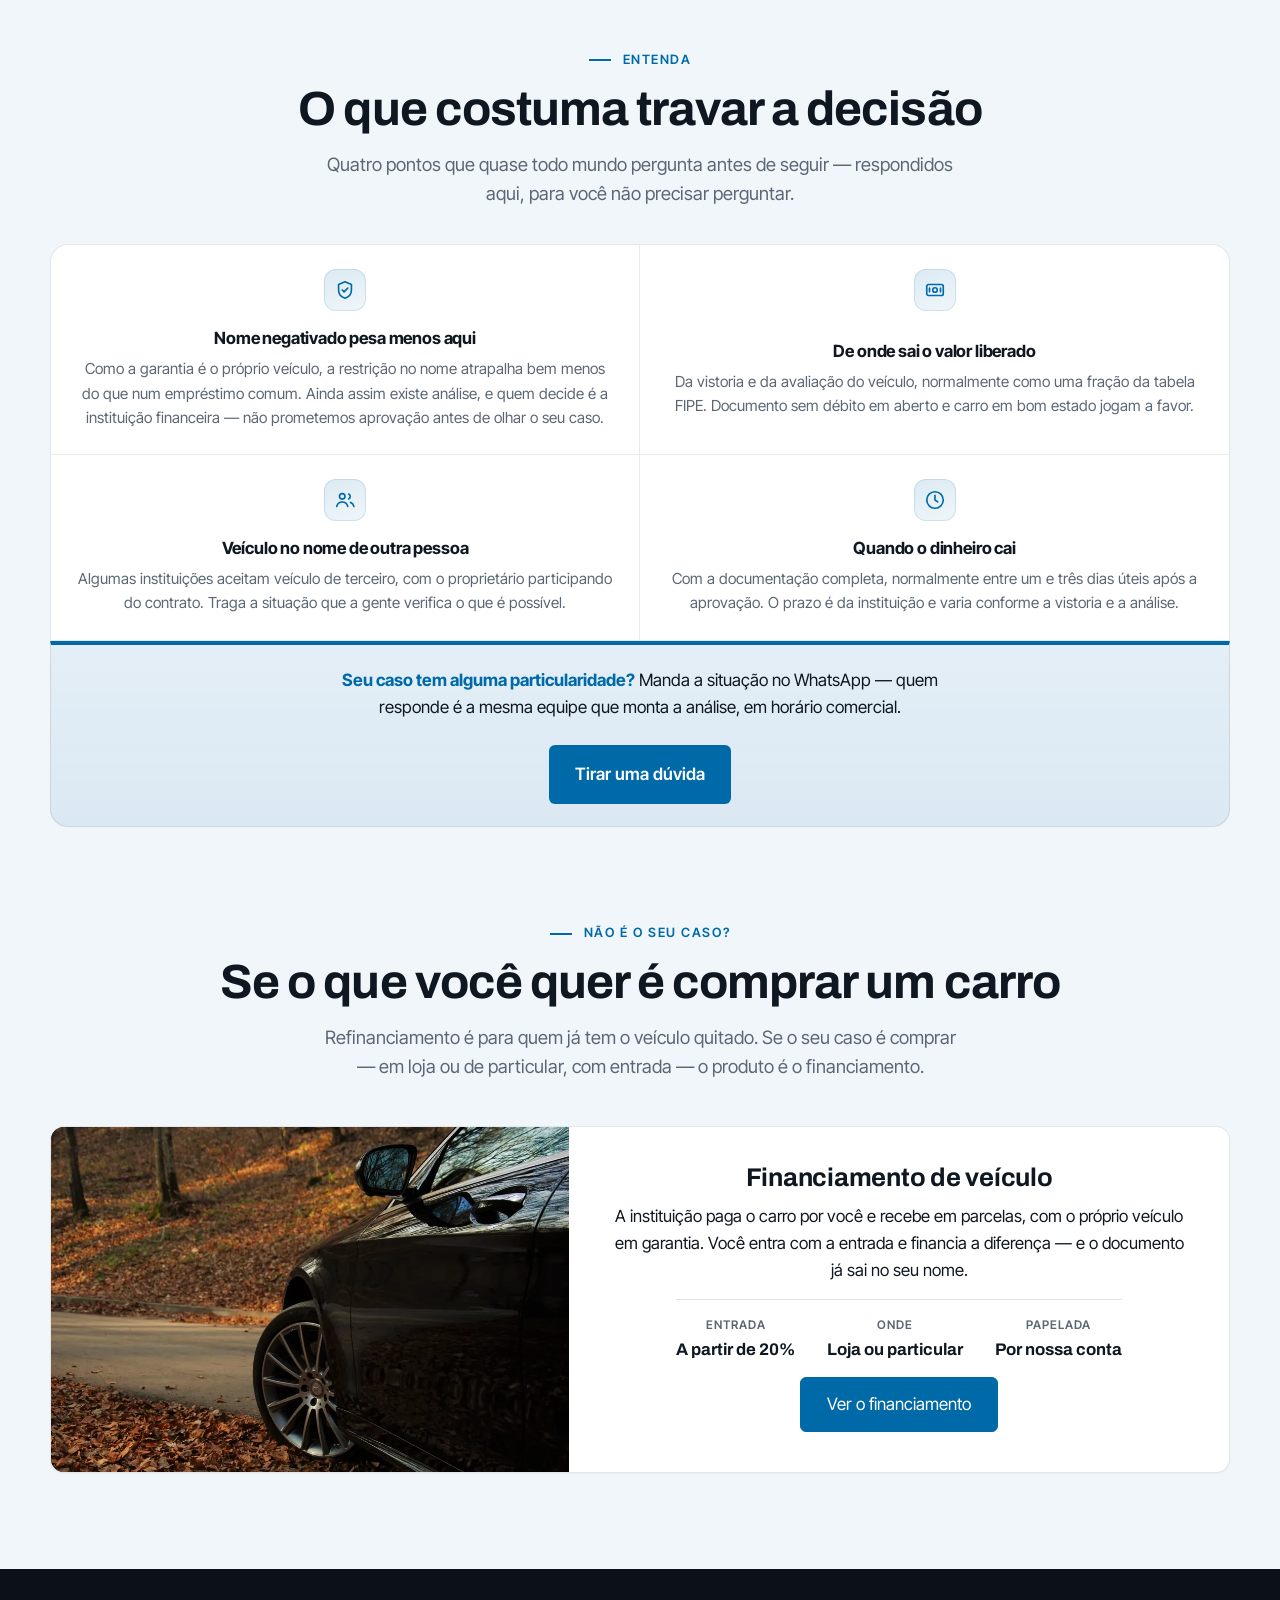
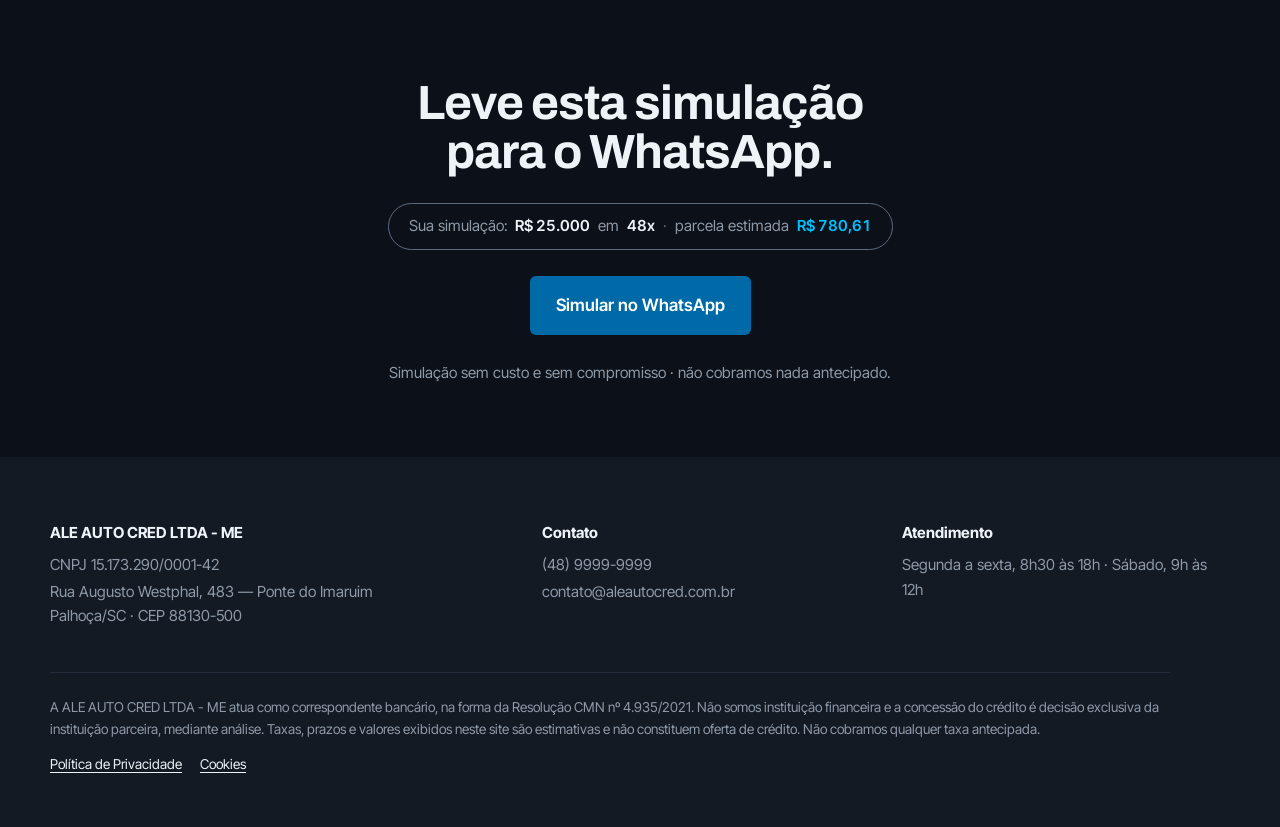
<file: files/refinanciamento.html>
<!DOCTYPE html>
<html lang="pt-BR">
<head>
<meta charset="utf-8">
<meta name="viewport" content="width=device-width, initial-scale=1">
<title>Ale Auto Cred - Refinanciamento</title>
<meta name="description" content="Use seu carro ou moto quitado como garantia e receba o dinheiro na conta, continuando a usar o veículo. Simule valor e parcela. Palhoça e Grande Florianópolis.">
<meta name="theme-color" content="#0C1018">
<link rel="canonical" href="https://www.aleautocred.com.br/refinanciamento.html">
<link rel="icon" href="img/logo.svg" type="image/svg+xml">

<meta property="og:type" content="website">
<meta property="og:locale" content="pt_BR">
<meta property="og:title" content="Refinanciamento de veículo | Ale Auto Cred">
<meta property="og:description" content="Use seu carro ou moto quitado como garantia e receba o dinheiro na conta, continuando a usar o veículo. Simule valor e parcela. Palhoça e Grande Florianópolis.">
<meta property="og:image" content="https://www.aleautocred.com.br/img/og.jpg">

<link rel="preconnect" href="https://fonts.googleapis.com">
<link rel="preconnect" href="https://fonts.gstatic.com" crossorigin>
<link rel="stylesheet" href="https://fonts.googleapis.com/css2?family=Archivo:wdth,wght@62..125,400..700&family=Inter+Tight:wght@400;500;600&display=swap">
<link rel="stylesheet" href="estilo.css?v=20260924v">
</head>
<body data-produto="refinanciamento">

<a class="pula" href="#conteudo">Pular para o conteúdo</a>
<!-- ═══════════════ HERO ═══════════════ -->
<section class="hero" id="topo">
  <!-- Ver a nota em index.html. Esta foto é CC0 e hoje tem só 1024px de
       largura — borra em tela retina. Vale rebaixar o original em resolução
       cheia no rawpixel e rodar `node ferramentas/imagens.mjs` de novo. -->
  <picture class="hero-foto">
    <source type="image/webp"
            srcset="img/hero-refinanciamento-800.webp?v=20260924 800w, img/hero-refinanciamento-1024.webp?v=20260924 1024w"
            sizes="(max-width:900px) 320vw, 100vw">
    <img src="img/hero-refinanciamento.jpg?v=20260924" alt="" width="1024" height="683" fetchpriority="high" decoding="async">
  </picture>
  <div class="hero-tinta" aria-hidden="true"></div>
  <canvas id="pista" aria-hidden="true"></canvas>
  <div class="veu" aria-hidden="true"></div>
  <div class="luz" id="luz" aria-hidden="true"></div>
  <div class="ruido" aria-hidden="true"></div>

  <header class="topo">
    <div class="wrap topo-in">
      <a class="marca" href="index.html" aria-label="Ale Auto Cred">
        <img class="marca-simbolo" src="img/logo.svg" alt="" width="42" height="42">
        <span class="marca-nome" aria-hidden="true">
          <span class="marca-l1">Ale</span>
          <span class="marca-l2">Auto Cred</span>
        </span>
      </a>
      <button class="menu-bt" type="button" aria-expanded="false" aria-controls="menuPrincipal" aria-label="Abrir menu">
        <span class="menu-bt-barras" aria-hidden="true"></span>
      </button>
      <div class="topo-painel" id="menuPrincipal">
        <nav class="menu" aria-label="Principal">
        <a href="index.html">Início</a>
        <a href="refinanciamento.html" aria-current="page">Refinanciamento</a>
        <a href="financiamento.html">Financiamento</a>
      </nav>
      <a class="topo-link" data-zap data-origem="header" href="#" target="_blank" rel="noopener">Fazer uma simulação</a>
      </div>
    </div>
  </header>

  <div class="wrap hero-grid" id="conteudo">
    <div class="hero-txt" id="heroTxt">
      <p class="selo">Refinanciamento de veículo</p>
      <h1>Seu carro quitado vale dinheiro na conta.</h1>
      <p class="sub">O veículo que já é seu vira garantia, o dinheiro cai na sua conta e você continua dirigindo como sempre. Costuma ser o crédito de juros mais baixos para quem precisa de um valor maior — e nada é cobrado antes.</p>
      <div class="ctas">
        <a class="btn-acento" href="#simular">Simular agora</a>
        <a class="btn-linha" data-zap data-origem="hero-refin" href="#" target="_blank" rel="noopener">Falar no WhatsApp</a>
      </div>
      <div class="confia">
        <span data-anos>14 anos de mercado</span>
        <span>Loja física em Palhoça</span>
        <span>Análise sem custo</span>
      </div>
    </div>
  </div>
</section>

<main>

<!-- ═══════════════ O QUE É ═══════════════ -->
<section class="papel-sec sec" id="o-que-e">
  <div class="wrap">
    <p class="rotulo-sec">O produto</p>
    <h2>Você não vende o carro. Você usa o carro.</h2>
    <p class="lede">Também chamado de empréstimo com garantia de veículo. Como a instituição tem a
      segurança da garantia, ela cobra bem menos do que num empréstimo pessoal ou no rotativo do
      cartão — e o carro segue na sua garagem o tempo todo.</p>

    <div class="produtos solo">
      <article class="produto largo destaque">
        <figure class="produto-foto">
          <img src="img/produto-refinanciamento.webp" width="1024" height="683" alt="Mão segurando a chave de um carro" loading="lazy" decoding="async">
        </figure>
        <div class="produto-corpo">
          <h3>O carro fica com você</h3>
          <p>Ninguém tira o veículo da sua mão, e ele não vai para pátio nenhum. O que muda é uma
            linha no documento: o registro da garantia — a alienação fiduciária — em favor da
            instituição. Você dirige normalmente o tempo todo, e esse registro é baixado quando
            você termina de pagar.</p>
          <ul class="produto-dados">
            <li><span>Garantia</span><strong>O próprio veículo</strong></li>
            <li><span>Simulação</span><strong data-cfg="faixa">R$ 5 mil a R$ 100 mil</strong></li>
            <li><span>Prazo</span><strong data-cfg="prazo">Até 60x</strong></li>
            <li><span>Veículo</span><strong>Quitado e no seu nome</strong></li>
          </ul>
          <p class="cond">O valor liberado costuma ser uma fração da tabela FIPE do veículo e sai da
            vistoria e da análise de crédito.</p>
          <a class="btn-linha" href="#simular">Simular meu caso</a>
        </div>
      </article>
    </div>
  </div>
</section>

<!-- ═══════════════ SIMULADOR ═══════════════ -->
<section class="papel-sec sec sem-topo" id="simular">
  <div class="wrap simular">
    <div class="simular-txt">
      <p class="rotulo-sec">Simulador</p>
      <h2>Quanto o seu veículo libera?</h2>
      <p class="lede">Mexa no valor e no prazo e veja a parcela mudar na hora — sem formulário, sem
        deixar telefone. A parcela é estimativa; a proposta com taxa e CET definitivos vem da
        instituição financeira, depois da análise.</p>

      <div class="prazos-quadro">
        <p class="prazos-quadro-titulo">Para <strong data-sim="valor">R$ 25.000</strong>, a parcela fica em:</p>
        <table class="prazos-tabela">
          <thead>
            <tr><th scope="col">Prazo</th><th scope="col">Parcela</th><th scope="col">Total a pagar</th></tr>
          </thead>
          <tbody id="tabelaPrazos"></tbody>
        </table>
        <p class="fina">Toque num prazo para escolher. Prazo maior alivia o mês e encarece o total.</p>
      </div>

      <ul class="simular-pontos">
        <li>
          <span class="simular-icone" aria-hidden="true"><svg viewBox="0 0 24 24"><path d="M5 14l1.5-4.5A2 2 0 0 1 8.4 8h7.2a2 2 0 0 1 1.9 1.5L19 14"/><rect x="3" y="14" width="18" height="5" rx="1.5"/><circle cx="7" cy="19" r="1.5"/><circle cx="17" cy="19" r="1.5"/></svg></span>
          <span><strong>O carro fica com você</strong><br>Continua usando normalmente; só a garantia entra no documento.</span>
        </li>
        <li>
          <span class="simular-icone" aria-hidden="true"><svg viewBox="0 0 24 24"><path d="M12 3 4 6v6c0 5 3.5 8 8 9 4.5-1 8-4 8-9V6l-8-3Z"/><path d="m9 12 2 2 4-4"/></svg></span>
          <span><strong>Nenhuma cobrança antecipada</strong><br>Não pedimos depósito, pix ou taxa de liberação. Nunca.</span>
        </li>
        <li>
          <span class="simular-icone" aria-hidden="true"><svg viewBox="0 0 24 24"><path d="M12 3a9 9 0 0 0-7.8 13.5L3 21l4.7-1.2A9 9 0 1 0 12 3Z"/><path d="M8.5 12h7M8.5 9h7M8.5 15h4"/></svg></span>
          <span><strong>Análise sem custo e sem compromisso</strong><br>Você simula aqui, manda no WhatsApp e decide depois.</span>
        </li>
      </ul>
    </div>

    <div class="cluster" role="group" aria-labelledby="simTitulo">
      <h3 class="cluster-titulo" id="simTitulo">Simule seu refinanciamento</h3>

      <svg class="gauge" viewBox="0 0 320 210" aria-hidden="true" focusable="false">
        <defs>
          <linearGradient id="arcoGrad" x1="0" y1="1" x2="1" y2="0">
            <stop offset="0" stop-color="#006AA8"/><stop offset="1" stop-color="#00BFFF"/>
          </linearGradient>
        </defs>
        <path class="arco-base" id="arcoBase" d=""/>
        <g id="ticks"></g>
        <path class="arco-luz" id="arcoLuz" d=""/>
        <text class="rotulo" id="lblMin" x="62" y="206" text-anchor="middle"></text>
        <text class="rotulo" id="lblMax" x="258" y="206" text-anchor="middle"></text>
        <g id="agulha" transform="rotate(-120 160 140)">
          <line class="agulha-cauda" x1="160" y1="140" x2="160" y2="158"/>
          <line class="agulha" x1="160" y1="140" x2="160" y2="46"/>
        </g>
        <circle class="cubo" cx="160" cy="140" r="9"/>
        <circle class="cubo-centro" cx="160" cy="140" r="3"/>
      </svg>

      <div class="leitura" aria-live="polite" aria-atomic="true">
        <p class="leitura-rotulo">Parcela estimada</p>
        <p class="num" id="parcela">—</p>
        <p class="leitura-sub" id="parcelaSub"></p>
      </div>

      <label class="campo" for="valor">
        <span>Valor que você precisa</span>
        <output id="valorOut" for="valor"></output>
      </label>
      <input class="faixa" type="range" id="valor" min="5000" max="100000" step="1000" value="25000">
      <div class="faixa-limites" aria-hidden="true"><span id="limMin"></span><span id="limMax"></span></div>

      <p class="prazos-rotulo" id="prazosRotulo">Em quantas vezes</p>
      <div class="prazos" role="radiogroup" aria-labelledby="prazosRotulo" id="prazos"></div>

      <p class="aviso" id="aviso">Estimativa pela tabela Price. Taxa e CET definitivos vêm na proposta da instituição financeira, após análise de crédito.</p>

      <a class="btn-acento" data-zap data-origem="simulador-refin" href="#" target="_blank" rel="noopener">Simular no WhatsApp</a>
      <noscript><p>Ative o JavaScript para usar o simulador — ou chame direto no WhatsApp pelo botão acima.</p></noscript>
    </div>
  </div>
</section>

<!-- ═══════════════ COMO FUNCIONA ═══════════════ -->
<section class="papel-sec sec sem-topo" id="como-funciona">
  <div class="wrap">
    <p class="rotulo-sec">Passo a passo</p>
    <h2>Do primeiro contato ao dinheiro na conta</h2>
    <ol class="passos" id="passos">
      <li class="passo ativo" data-passo="0" aria-current="step">
        <span class="carro" aria-hidden="true"><span class="carro-corpo"><svg viewBox="0 0 46 22"><path class="lataria" d="M2 17.8V12.2c0-1.3.9-2.3 2.2-2.5l8.4-1.2 4.6-5c.7-.7 1.6-1.1 2.6-1.1h8.4c1.1 0 2.1.4 2.9 1.2l3.9 4.8 6 1c2 .3 3.4 2 3.4 4V16.6c0 .7-.5 1.2-1.2 1.2H39.23a4.3 4.3 0 1 0-8.06 0H14.83a4.3 4.3 0 1 0-8.06 0Z"/><path class="vidro" d="M23.2 3.9h-3.6c-.6 0-1.2.2-1.6.7l-2.9 3.4h8.1Z"/><path class="vidro" d="M24.8 3.9h3.6c.6 0 1.2.2 1.7.7l2.65 3.4h-7.95Z"/><path class="risco" d="M26.3 11h2.3M40.5 10.9h1.8"/><circle class="roda" cx="10.8" cy="16.3" r="4.3"/><circle class="roda" cx="35.2" cy="16.3" r="4.3"/><circle class="aro" cx="10.8" cy="16.3" r="1.7"/><circle class="aro" cx="35.2" cy="16.3" r="1.7"/></svg></span></span>
        <h3><button type="button" class="passo-bt"><span class="n" aria-hidden="true">01</span><span class="passo-titulo">Você simula</span></button></h3>
        <p>Escolhe quanto precisa e em quantas vezes quer pagar. A parcela que aparece é estimativa — a proposta real vem depois da análise.</p>
      </li>
      <li class="passo" data-passo="1">
        <span class="carro" aria-hidden="true"><span class="carro-corpo"><svg viewBox="0 0 46 22"><path class="lataria" d="M2 17.8V12.2c0-1.3.9-2.3 2.2-2.5l8.4-1.2 4.6-5c.7-.7 1.6-1.1 2.6-1.1h8.4c1.1 0 2.1.4 2.9 1.2l3.9 4.8 6 1c2 .3 3.4 2 3.4 4V16.6c0 .7-.5 1.2-1.2 1.2H39.23a4.3 4.3 0 1 0-8.06 0H14.83a4.3 4.3 0 1 0-8.06 0Z"/><path class="vidro" d="M23.2 3.9h-3.6c-.6 0-1.2.2-1.6.7l-2.9 3.4h8.1Z"/><path class="vidro" d="M24.8 3.9h3.6c.6 0 1.2.2 1.7.7l2.65 3.4h-7.95Z"/><path class="risco" d="M26.3 11h2.3M40.5 10.9h1.8"/><circle class="roda" cx="10.8" cy="16.3" r="4.3"/><circle class="roda" cx="35.2" cy="16.3" r="4.3"/><circle class="aro" cx="10.8" cy="16.3" r="1.7"/><circle class="aro" cx="35.2" cy="16.3" r="1.7"/></svg></span></span>
        <h3><button type="button" class="passo-bt"><span class="n" aria-hidden="true">02</span><span class="passo-titulo">Levamos o seu caso às parceiras</span></button></h3>
        <p>Cada instituição avalia de um jeito. Voltamos com taxa, parcela e custo total de cada uma, lado a lado, para você comparar antes de decidir.</p>
      </li>
      <li class="passo" data-passo="2">
        <span class="carro" aria-hidden="true"><span class="carro-corpo"><svg viewBox="0 0 46 22"><path class="lataria" d="M2 17.8V12.2c0-1.3.9-2.3 2.2-2.5l8.4-1.2 4.6-5c.7-.7 1.6-1.1 2.6-1.1h8.4c1.1 0 2.1.4 2.9 1.2l3.9 4.8 6 1c2 .3 3.4 2 3.4 4V16.6c0 .7-.5 1.2-1.2 1.2H39.23a4.3 4.3 0 1 0-8.06 0H14.83a4.3 4.3 0 1 0-8.06 0Z"/><path class="vidro" d="M23.2 3.9h-3.6c-.6 0-1.2.2-1.6.7l-2.9 3.4h8.1Z"/><path class="vidro" d="M24.8 3.9h3.6c.6 0 1.2.2 1.7.7l2.65 3.4h-7.95Z"/><path class="risco" d="M26.3 11h2.3M40.5 10.9h1.8"/><circle class="roda" cx="10.8" cy="16.3" r="4.3"/><circle class="roda" cx="35.2" cy="16.3" r="4.3"/><circle class="aro" cx="10.8" cy="16.3" r="1.7"/><circle class="aro" cx="35.2" cy="16.3" r="1.7"/></svg></span></span>
        <h3><button type="button" class="passo-bt"><span class="n" aria-hidden="true">03</span><span class="passo-titulo">Vistoria e documentos</span></button></h3>
        <p>O veículo passa por uma vistoria simples e você manda os documentos. É aqui que a alienação fiduciária é registrada no CRLV, em favor da instituição.</p>
      </li>
      <li class="passo" data-passo="3">
        <h3><button type="button" class="passo-bt"><span class="n" aria-hidden="true">04</span><span class="passo-titulo">O dinheiro cai na sua conta</span></button></h3>
        <p>Com a documentação completa, normalmente entre um e três dias úteis depois da aprovação e da assinatura.</p>
        <p class="cond">O prazo é da instituição financeira e varia conforme a vistoria e a análise de crédito.</p>
      </li>
    </ol>
  </div>
</section>

<!-- ═══════════════ ENTENDA ═══════════════ -->
<section class="papel-sec sec sem-topo" id="entender">
  <div class="wrap">
    <p class="rotulo-sec">Entenda</p>
    <h2>O que costuma travar a decisão</h2>
    <p class="lede">Quatro pontos que quase todo mundo pergunta antes de seguir — respondidos aqui,
      para você não precisar perguntar.</p>
    <div class="docs">
      <div class="doc">
        <span class="doc-icone" aria-hidden="true"><svg viewBox="0 0 24 24"><path d="M12 3l7 3v6c0 4.2-2.9 7.6-7 9-4.1-1.4-7-4.8-7-9V6l7-3Z"/><path d="m9 12 2 2 4-4"/></svg></span>
        <span class="doc-texto">
          <strong>Nome negativado pesa menos aqui</strong>
          <span class="fina">Como a garantia é o próprio veículo, a restrição no nome atrapalha
            bem menos do que num empréstimo comum. Ainda assim existe análise, e quem decide é a
            instituição financeira — não prometemos aprovação antes de olhar o seu caso.</span>
        </span>
      </div>
      <div class="doc">
        <span class="doc-icone" aria-hidden="true"><svg viewBox="0 0 24 24"><rect x="3" y="6" width="18" height="12" rx="2"/><circle cx="12" cy="12" r="2.5"/><path d="M6 10v4M18 10v4"/></svg></span>
        <span class="doc-texto">
          <strong>De onde sai o valor liberado</strong>
          <span class="fina">Da vistoria e da avaliação do veículo, normalmente como uma fração da
            tabela FIPE. Documento sem débito em aberto e carro em bom estado jogam a favor.</span>
        </span>
      </div>
      <div class="doc">
        <span class="doc-icone" aria-hidden="true"><svg viewBox="0 0 24 24"><circle cx="9" cy="8" r="3"/><path d="M3 19c.8-3.2 3-4.8 6-4.8s5.2 1.6 6 4.8"/><path d="M16 5.5a3 3 0 0 1 0 5.4"/><path d="M18 14.6c2 .7 3.2 2.2 3.7 4.4"/></svg></span>
        <span class="doc-texto">
          <strong>Veículo no nome de outra pessoa</strong>
          <span class="fina">Algumas instituições aceitam veículo de terceiro, com o proprietário
            participando do contrato. Traga a situação que a gente verifica o que é possível.</span>
        </span>
      </div>
      <div class="doc">
        <span class="doc-icone" aria-hidden="true"><svg viewBox="0 0 24 24"><circle cx="12" cy="12" r="9"/><path d="M12 7v5l3 2"/></svg></span>
        <span class="doc-texto">
          <strong>Quando o dinheiro cai</strong>
          <span class="fina">Com a documentação completa, normalmente entre um e três dias úteis
            após a aprovação. O prazo é da instituição e varia conforme a vistoria e a análise.</span>
        </span>
      </div>
    </div>
    <div class="docs-pronto">
      <p><strong>Seu caso tem alguma particularidade?</strong> Manda a situação no WhatsApp — quem
        responde é a mesma equipe que monta a análise, em horário comercial.</p>
      <a class="btn-acento" data-zap data-mensagem="duvida" data-origem="entender-refin" href="#" target="_blank" rel="noopener">Tirar uma dúvida</a>
    </div>
  </div>
</section>

<!-- ═══════════════ O OUTRO PRODUTO ═══════════════ -->
<section class="papel-sec sec sem-topo" id="financiamento">
  <div class="wrap">
    <p class="rotulo-sec">Não é o seu caso?</p>
    <h2>Se o que você quer é comprar um carro</h2>
    <p class="lede">Refinanciamento é para quem já tem o veículo quitado. Se o seu caso é comprar —
      em loja ou de particular, com entrada — o produto é o financiamento.</p>

    <div class="produtos solo">
      <article class="produto largo">
        <figure class="produto-foto">
          <img src="img/produto-financiamento.webp" width="1024" height="683" alt="Carro sedã preto estacionado em uma rua" loading="lazy" decoding="async">
        </figure>
        <div class="produto-corpo">
          <h3>Financiamento de veículo</h3>
          <p>A instituição paga o carro por você e recebe em parcelas, com o próprio veículo em
            garantia. Você entra com a entrada e financia a diferença — e o documento já sai no seu nome.</p>
          <ul class="produto-dados">
            <li><span>Entrada</span><strong>A partir de 20%</strong></li>
            <li><span>Onde</span><strong>Loja ou particular</strong></li>
            <li><span>Papelada</span><strong>Por nossa conta</strong></li>
          </ul>
          <a class="btn-linha" href="financiamento.html">Ver o financiamento</a>
        </div>
      </article>
    </div>
  </div>
</section>

<!-- ═══════════════ CTA FINAL ═══════════════ -->
<section class="painel-sec fim-sec">
  <div class="wrap fim">
    <h2>Leve esta simulação para o WhatsApp.</h2>
    <p class="fim-leitura" aria-live="polite">
      Sua simulação: <strong data-sim="valor">R$ 25.000</strong> em <strong data-sim="prazo">48x</strong>
      <span class="fim-sep" aria-hidden="true">·</span> parcela estimada <strong data-sim="parcela">—</strong>
    </p>
    <a class="btn-acento" data-zap data-origem="final-refin" href="#" target="_blank" rel="noopener">Simular no WhatsApp</a>
    <p class="fina">Simulação sem custo e sem compromisso · não cobramos nada antecipado.</p>
  </div>
</section>
</main>

<!-- ═══════════════ RODAPÉ ═══════════════ -->
<footer>
  <div class="wrap">
    <div class="cols">
      <div>
        <strong>ALE AUTO CRED LTDA - ME</strong>
        <p>CNPJ 15.173.290/0001-42</p>
        <p>Rua Augusto Westphal, 483 — Ponte do Imaruim<br>Palhoça/SC · CEP 88130-500</p>
      </div>
      <div>
        <strong>Contato</strong>
        <p data-telefone>(48) 9999-9999</p>
        <p data-email>contato@aleautocred.com.br</p>
      </div>
      <div>
        <strong>Atendimento</strong>
        <p data-horario>Segunda a sexta, 8h30 às 18h · Sábado, 9h às 12h</p>
      </div>
    </div>
    <div class="legal">
      <p>A ALE AUTO CRED LTDA - ME atua como correspondente bancário, na forma da Resolução CMN
        nº 4.935/2021. Não somos instituição financeira e a concessão do crédito é decisão exclusiva
        da instituição parceira, mediante análise. Taxas, prazos e valores exibidos neste site são
        estimativas e não constituem oferta de crédito. Não cobramos qualquer taxa antecipada.</p>
      <p class="links">
        <a href="politica-de-privacidade.html">Política de Privacidade</a>
        <button type="button" id="abrirCookies">Cookies</button>
      </p>
    </div>
  </div>
</footer>

<a class="zap" id="zapFlut" aria-label="Falar no WhatsApp" data-zap data-origem="flutuante" href="#" target="_blank" rel="noopener">
  <svg viewBox="0 0 24 24" aria-hidden="true"><path d="M17.472 14.382c-.297-.149-1.758-.867-2.03-.967-.273-.099-.471-.148-.67.15-.197.297-.767.966-.94 1.164-.173.199-.347.223-.644.075-.297-.15-1.255-.463-2.39-1.475-.883-.788-1.48-1.761-1.653-2.059-.173-.297-.018-.458.13-.606.134-.133.298-.347.446-.52.149-.174.198-.298.298-.497.099-.198.05-.371-.025-.52-.075-.149-.669-1.612-.916-2.207-.242-.579-.487-.5-.669-.51-.173-.008-.371-.01-.57-.01-.198 0-.52.074-.792.372-.272.297-1.04 1.016-1.04 2.479 0 1.462 1.065 2.875 1.213 3.074.149.198 2.096 3.2 5.077 4.487.709.306 1.262.489 1.694.625.712.227 1.36.195 1.871.118.571-.085 1.758-.719 2.006-1.413.248-.694.248-1.289.173-1.413-.074-.124-.272-.198-.57-.347m-5.421 7.403h-.004a9.87 9.87 0 0 1-5.031-1.378l-.361-.214-3.741.982.998-3.648-.235-.374a9.86 9.86 0 0 1-1.51-5.26c.001-5.45 4.436-9.884 9.888-9.884 2.64 0 5.122 1.03 6.988 2.898a9.825 9.825 0 0 1 2.893 6.994c-.003 5.45-4.437 9.885-9.885 9.885m8.413-18.297A11.815 11.815 0 0 0 12.05 0C5.495 0 .16 5.335.157 11.892c0 2.096.547 4.142 1.588 5.945L.057 24l6.305-1.654a11.882 11.882 0 0 0 5.683 1.448h.005c6.554 0 11.89-5.335 11.893-11.893a11.821 11.821 0 0 0-3.48-8.413Z"/></svg>
</a>

<div class="cookies" id="cookies" role="region" aria-label="Aviso de cookies" hidden>
  <div class="wrap cookies-in">
    <p>Usamos Google Analytics e Meta Pixel para medir o site e os anúncios — só se você aceitar.
      Dá para mudar depois no link "Cookies" do rodapé.
      <a href="politica-de-privacidade.html">Saiba mais</a>.</p>
    <div class="cookies-acoes">
      <button class="btn-linha" type="button" id="cookiesRecusar">Recusar</button>
      <button class="btn-acento" type="button" id="cookiesAceitar">Aceitar</button>
    </div>
  </div>
</div>

<a class="zap" id="zapFlut" aria-label="Falar no WhatsApp" data-zap data-origem="flutuante" href="#" target="_blank" rel="noopener">
  <svg viewBox="0 0 24 24" aria-hidden="true"><path d="M17.472 14.382c-.297-.149-1.758-.867-2.03-.967-.273-.099-.471-.148-.67.15-.197.297-.767.966-.94 1.164-.173.199-.347.223-.644.075-.297-.15-1.255-.463-2.39-1.475-.883-.788-1.48-1.761-1.653-2.059-.173-.297-.018-.458.13-.606.134-.133.298-.347.446-.52.149-.174.198-.298.298-.497.099-.198.05-.371-.025-.52-.075-.149-.669-1.612-.916-2.207-.242-.579-.487-.5-.669-.51-.173-.008-.371-.01-.57-.01-.198 0-.52.074-.792.372-.272.297-1.04 1.016-1.04 2.479 0 1.462 1.065 2.875 1.213 3.074.149.198 2.096 3.2 5.077 4.487.709.306 1.262.489 1.694.625.712.227 1.36.195 1.871.118.571-.085 1.758-.719 2.006-1.413.248-.694.248-1.289.173-1.413-.074-.124-.272-.198-.57-.347m-5.421 7.403h-.004a9.87 9.87 0 0 1-5.031-1.378l-.361-.214-3.741.982.998-3.648-.235-.374a9.86 9.86 0 0 1-1.51-5.26c.001-5.45 4.436-9.884 9.888-9.884 2.64 0 5.122 1.03 6.988 2.898a9.825 9.825 0 0 1 2.893 6.994c-.003 5.45-4.437 9.885-9.885 9.885m8.413-18.297A11.815 11.815 0 0 0 12.05 0C5.495 0 .16 5.335.157 11.892c0 2.096.547 4.142 1.588 5.945L.057 24l6.305-1.654a11.882 11.882 0 0 0 5.683 1.448h.005c6.554 0 11.89-5.335 11.893-11.893a11.821 11.821 0 0 0-3.48-8.413Z"/></svg>
</a>

<div class="cookies" id="cookies" role="region" aria-label="Aviso de cookies" hidden>
  <div class="wrap cookies-in">
    <p>Usamos Google Analytics e Meta Pixel para medir o site e os anúncios — só se você aceitar.
      Dá para mudar depois no link "Cookies" do rodapé.
      <a href="politica-de-privacidade.html">Saiba mais</a>.</p>
    <div class="cookies-acoes">
      <button class="btn-linha" type="button" id="cookiesRecusar">Recusar</button>
      <button class="btn-acento" type="button" id="cookiesAceitar">Aceitar</button>
    </div>
  </div>
</div>


<script type="application/ld+json">
{
  "@context": "https://schema.org",
  "@type": "Service",
  "name": "Refinanciamento de veículo",
  "serviceType": "Empréstimo com garantia de veículo",
  "description": "Crédito com o veículo quitado em garantia. O carro continua com você.",
  "url": "https://www.aleautocred.com.br/refinanciamento.html",
  "areaServed": [
    { "@type": "City", "name": "Palhoça" },
    { "@type": "City", "name": "São José" },
    { "@type": "City", "name": "Florianópolis" },
    { "@type": "City", "name": "Biguaçu" },
    { "@type": "City", "name": "Santo Amaro da Imperatriz" }
  ],
  "provider": {
    "@type": "FinancialService",
    "name": "Ale Auto Cred",
    "legalName": "ALE AUTO CRED LTDA - ME",
    "taxID": "15.173.290/0001-42",
    "url": "https://www.aleautocred.com.br/",
    "telephone": "+5548999999999",
    "address": {
      "@type": "PostalAddress",
      "streetAddress": "Rua Augusto Westphal, 483",
      "addressLocality": "Palhoça",
      "addressRegion": "SC",
      "postalCode": "88130-500",
      "addressCountry": "BR"
    }
  }
}
</script>

<script src="app.js?v=20260924a" defer></script>
</body>
</html>
</file>
<file: files/estilo.css>
﻿/* ═══════════════════════════════════════════════════════════
   ALE AUTO CRED — folha de estilo
   Conceito: painel de instrumentos × papel de contrato
   ═══════════════════════════════════════════════════════════ */

:root{
  /* ── ESCURO: painel de instrumentos (hero, quem atende, avaliações, local, CTA, rodapé) ── */
  --noite:#0C1018;         /* fundo do painel apagado */
  --painel:#141A24;        /* superfície elevada no escuro */
  --filete:#232C3A;        /* borda decorativa no escuro (1,35:1 — nunca em controle) */
  --filete-ui:#5B6A80;     /* borda de controle no escuro (3,46:1 noite · 3,17:1 painel) */

  /* ── AZUL: a luz e a ação ── */
  --acento:#00BFFF;         /* retroiluminação e botões (8,97:1 sobre noite) */
  --acento-luz:#66D9FF;     /* só brilho e hover, nunca texto pequeno */
  --acento-tinta:#006AA8;   /* azul sobre fundo claro (5,33:1 sobre papel) e  */
                            /* fundo do botão cheio (5,79:1 com texto branco) */
  --acento-tinta-luz:#0A75B8; /* só o hover do botão cheio (4,94:1 com branco) */

  /* ── CLARO: papel de contrato ── */
  --papel:#F1F6FB;         /* papel frio */
  --branco:#FFFFFF;
  --tinta:#0F1720;         /* texto sobre papel e sobre azul (8,50:1 no botão) */
  --grafite-papel:#5B6774; /* texto secundário sobre papel (5,31:1) */

  /* ── TEXTO SOBRE ESCURO ── */
  --claro:#EEF3F8;
  --grafite:#8E9AA8;       /* texto secundário sobre escuro (6,65:1 noite · 6,10:1 painel) */

  --foco:var(--acento);

  /* A foto do hero não mora mais aqui. Cada página traz a sua no
     <picture> do próprio HTML, com srcset por tamanho de tela; o
     CSS só cuida do enquadramento e do tratamento, em .hero-foto.
     Para trocar a foto: original grande em img/fonte/ e
     `node ferramentas/imagens.mjs`.                               */

  --barra-h:0px;           /* altura da barra de cookies, definida pelo JS */
}

*,*::before,*::after{box-sizing:border-box}
html{scroll-behavior:smooth}
body{
  margin:0;
  font-family:'Inter Tight',system-ui,-apple-system,sans-serif;
  font-size:17px;
  line-height:1.6;
  color:var(--claro);
  background:var(--noite);
  -webkit-font-smoothing:antialiased;
}
h1,h2,h3,.num{
  font-family:'Archivo',system-ui,sans-serif;
  font-weight:700;
  letter-spacing:-.02em;
  line-height:1.02;
  margin:0;
}
h1{font-size:clamp(2.5rem,5.2vw,4.5rem);font-stretch:112%;text-wrap:balance}
h2{font-size:clamp(2rem,4vw,3rem);text-wrap:balance}
h3{font-size:1.375rem;letter-spacing:-.01em}
p{margin:0}
a{color:inherit}
button{font:inherit;cursor:pointer;border:none;background:none;color:inherit}
img,svg{display:block;max-width:100%}
[hidden]{display:none!important}
.wrap{width:min(1180px,100% - 40px);margin-inline:auto}

:focus-visible{outline:3px solid var(--foco);outline-offset:3px;border-radius:4px}
.papel-sec :focus-visible{outline-color:var(--acento-tinta)}

.pula{position:absolute;left:-999px;top:12px;background:var(--acento-tinta);color:var(--branco);padding:10px 16px;border-radius:6px;font-weight:600;z-index:100}
.pula:focus{left:12px}
.sr{position:absolute;width:1px;height:1px;overflow:hidden;clip:rect(0 0 0 0);white-space:nowrap}

/* ─────────────────────────────────────────────────────────────
   BOTÕES
   ───────────────────────────────────────────────────────────── */
/* O botão cheio usa o azul de tinta (#006AA8), não o azul de luz (#00BFFF)
   — pedido em 23/09/2026. O texto vai a BRANCO junto, e isso não é escolha
   de gosto: sobre o azul de tinta, o texto escuro dá 3,1:1 e reprova; o
   branco dá 5,8:1. Trocar o fundo sem trocar o texto quebra o contraste. */
.btn-acento{
  display:inline-flex;align-items:center;justify-content:center;gap:8px;
  background:var(--acento-tinta);color:var(--branco);
  font-weight:600;padding:16px 26px;min-height:52px;border-radius:6px;
  text-decoration:none;text-align:center;
  box-shadow:0 0 0 0 rgba(0,191,255,0);
  transition:background .15s,box-shadow .2s;
}
/* No hover o botão acende, como o resto do painel. O tom clareia só até onde
   o branco ainda passa em AA (4,9:1) — mais claro que isso e o texto cai. */
.btn-acento:hover{background:var(--acento-tinta-luz);box-shadow:0 0 28px rgba(0,191,255,.28)}
/* Sobre papel o filete interno saiu: ele existia para separar o azul de luz
   do branco da página, e o azul de tinta já se separa sozinho. */
.papel-sec .btn-acento:hover{box-shadow:0 0 28px rgba(0,106,168,.3)}
/* O secundário sobre escuro tem um preenchimento de leve. Só a borda não
   bastava: contra a foto do hero o filete cinza sumia e, ao lado de um
   principal sólido, o botão lia como retângulo vazio em vez de botão
   (24/09/2026). O preenchimento é branco translúcido, não azul, justamente
   para não competir com o principal nem invadir o hover. */
.btn-linha{
  display:inline-flex;align-items:center;justify-content:center;
  border:1px solid rgba(255,255,255,.3);background:rgba(255,255,255,.07);
  color:var(--claro);
  padding:15px 26px;min-height:52px;border-radius:6px;text-decoration:none;
  transition:border-color .15s,background .15s;
}
/* O hover tem de ser mais forte que o repouso: em .08 ele ficava mais fraco
   que os .07 de branco do estado normal e o botão parecia apagar ao passar
   o mouse. */
.btn-linha:hover{border-color:var(--acento);background:rgba(0,191,255,.16)}
/* Sobre fundo claro o botão de linha também é cheio (23/09/2026). Nos cards
   e nos blocos de produto ele é a única ação do bloco, então não há
   hierarquia a perder — e o contornado sobre card branco lia como desligado.
   O padding é 1px menor que o do .btn-acento e a borda devolve esse 1px, por
   isso os dois fecham na mesma altura quando aparecem juntos. */
.papel-sec .btn-linha{background:var(--acento-tinta);border-color:var(--acento-tinta);color:var(--branco)}
.papel-sec .btn-linha:hover{background:var(--acento-tinta-luz);border-color:var(--acento-tinta-luz)}
/* A exceção é .local-acoes, o único lugar claro onde os dois tipos dividem a
   linha: "Traçar rota no Google Maps" é a ação principal e "Combinar uma
   visita" é a secundária. Cheios no mesmo azul ficariam idênticos e o
   visitante perderia qual é qual — ali o secundário segue contornado. */
.papel-sec .local-acoes .btn-linha{background:transparent;border-color:var(--acento-tinta);color:var(--acento-tinta)}
.papel-sec .local-acoes .btn-linha:hover{background:rgba(0,106,168,.08);border-color:var(--acento-tinta)}

/* ─────────────────────────────────────────────────────────────
   HERO — painel apagado que acende
   ───────────────────────────────────────────────────────────── */
.hero{
  position:relative;isolation:isolate;overflow:hidden;
  min-height:100dvh;display:flex;flex-direction:column;
  background:#0B0C0D;
}
/* A foto entra menos escurecida do que antes: quem faz o contraste do texto é
   o véu (.veu), em camadas. Escurecer nos dois lugares empastava a imagem —
   o carro virava um borrão. A dessaturação tira o verde das árvores da
   frente do azul da marca.
   Quem carrega a foto é o <picture> no HTML de cada página, não mais este
   arquivo: com background-image o navegador só descobre a imagem depois de
   ler o CSS, e não há como pedir um tamanho por tela. O que sobra aqui é o
   enquadramento e o tratamento. O hero.svg fica de reserva, atrás. */
.hero-foto{
  position:absolute;inset:0;z-index:0;display:block;
  background:url('img/hero.svg') center right/cover no-repeat;
  filter:brightness(.74) contrast(1.06) saturate(.68);
}
.hero-foto img{width:100%;height:100%;object-fit:cover;object-position:center right}
.hero-tinta{display:none}
/* O canvas de faróis (#pista) não é mais ligado em nenhuma página — o app.js
   não o cria. A regra fica porque o elemento continua no HTML. */
#pista{position:absolute;inset:0;z-index:2;width:100%;height:100%;mix-blend-mode:screen;opacity:.9}
/* O véu é cinza neutro nas três páginas: ele escurece para o texto ler, sem
   tingir a foto nem o vídeo de azul. São três camadas, cada uma com um
   trabalho: o topo para o menu ler sobre qualquer parte da foto, a base para
   a foto assentar e o corte para o papel não ficar seco, e a horizontal para
   segurar a coluna de texto à esquerda deixando a direita limpa. */
.veu{
  position:absolute;inset:0;z-index:3;
  background:
    linear-gradient(180deg,rgba(11,12,13,.74) 0%,rgba(11,12,13,0) 24%),
    linear-gradient(0deg,rgba(11,12,13,.95) 0%,rgba(11,12,13,.42) 14%,rgba(11,12,13,0) 42%),
    linear-gradient(90deg,#0B0C0D 0%,rgba(11,12,13,.9) 26%,rgba(11,12,13,.5) 48%,rgba(11,12,13,.12) 74%,rgba(11,12,13,.34) 100%);
}
.ruido{
  position:absolute;inset:0;z-index:4;pointer-events:none;opacity:.05;
  background-image:url("data:image/svg+xml,%3Csvg xmlns='http://www.w3.org/2000/svg' width='160' height='160'%3E%3Cfilter id='n'%3E%3CfeTurbulence type='fractalNoise' baseFrequency='.9' numOctaves='2' stitchTiles='stitch'/%3E%3CfeColorMatrix values='0 0 0 0 1 0 0 0 0 1 0 0 0 0 1 0 0 0 .6 0'/%3E%3C/filter%3E%3Crect width='100%25' height='100%25' filter='url(%23n)'/%3E%3C/svg%3E");
}
/* O brilho azul do hero saiu a pedido, nas três páginas. O elemento continua
   no HTML (o app.js ainda acende a classe .on) — para trazer de volta, basta
   reativar este bloco. */
.luz{display:none}

/* z-index acima do .hero-grid (que também é 5): os dois eram irmãos com o
   mesmo nível e, como o hero vem depois no HTML, ele pintava por cima — a
   gaveta do menu abria atrás do h1 e os links não recebiam toque. */
.topo{position:relative;z-index:8;padding:22px 0}
.topo-in{display:flex;align-items:center;justify-content:space-between;gap:16px}
/* MARCA — símbolo + nome em duas linhas (24/09/2026).
   Antes era só "ALE AUTO CRED" numa linha esticada (letter-spacing .14em,
   font-stretch 112%), que ocupava 205px. Agora são 128px.

   As duas linhas são CENTRALIZADAS entre si, não alinhadas à esquerda.
   Isso não é estética: "ALE" tem 50px e "AUTO CRED" tem 75px, então
   alinhadas à esquerda sobravam 25px pendurados à direita e o bloco ficava
   torto. Já tentamos igualar as larguras esticando o espaçamento da linha
   curta — fica mecânico e foi recusado. Centralizar resolve sem forçar
   nenhuma das duas. Se o nome fantasia mudar, o centro continua valendo. */
.marca{
  display:inline-flex;align-items:center;gap:11px;min-height:44px;
  text-decoration:none;color:var(--claro);
  font-family:'Archivo',sans-serif;text-transform:uppercase;font-stretch:100%;
}
.marca-simbolo{width:42px;height:42px;border-radius:5px;flex:none}
.marca-nome{display:flex;flex-direction:column;align-items:center;line-height:1;gap:3px}
.marca-l1{font-weight:700;font-size:1.35rem;letter-spacing:.02em}
.marca-l2{font-weight:600;font-size:.62rem;letter-spacing:.10em}
/* Botão cheio branco (escolhido em 24/09/2026). Antes era contornado em
   --filete-ui e sumia contra a foto do hero — lia como retângulo vazio.
   É o único botão branco do site, de propósito: o cabeçalho fica sobre
   foto, que muda de página para página e de trecho para trecho da mesma
   foto, e o branco é a única cor que se segura em qualquer fundo.
   No estreito ele some (.topo-in .topo-link some em ≤900px), então isto
   só vale de tablet grande para cima. */
.topo-link{
  color:var(--tinta);text-decoration:none;font-weight:600;font-size:.95rem;
  background:var(--branco);border:1px solid var(--branco);
  border-radius:6px;padding:10px 16px;min-height:44px;
  display:inline-flex;align-items:center;transition:background .15s,box-shadow .2s;
}
/* Branco não tem como clarear no hover, então quem acende é o halo — mesma
   ideia do brilho dos outros botões, trocando a cor pela luz. */
.topo-link:hover{background:var(--papel);box-shadow:0 0 0 4px rgba(255,255,255,.18)}

/* O painel só existe como caixa no celular. Em tela grande ele é
   `display:contents`: some do layout, e o <nav> e o botão do topo voltam a
   ser filhos diretos do .topo-in, exatamente como eram antes de existir. */
.topo-painel{display:contents}

/* Botão de três barras — só aparece no celular (ver o bloco ≤600px). */
.menu-bt{
  display:none;width:44px;height:44px;flex:none;margin-left:auto;
  align-items:center;justify-content:center;border-radius:8px;
  background:rgba(255,255,255,.07);border:1px solid rgba(255,255,255,.3);
}
.menu-bt-barras,.menu-bt-barras::before,.menu-bt-barras::after{
  display:block;width:20px;height:2px;border-radius:1px;background:var(--claro);
  transition:transform .25s ease,opacity .18s ease;
}
.menu-bt-barras{position:relative}
.menu-bt-barras::before,.menu-bt-barras::after{content:"";position:absolute;left:0}
.menu-bt-barras::before{top:-6px}
.menu-bt-barras::after{top:6px}
/* Aberto, as três barras viram um X: a do meio some e as outras cruzam. */
.menu-bt[aria-expanded="true"] .menu-bt-barras{background:transparent}
.menu-bt[aria-expanded="true"] .menu-bt-barras::before{transform:translateY(6px) rotate(45deg)}
.menu-bt[aria-expanded="true"] .menu-bt-barras::after{transform:translateY(-6px) rotate(-45deg)}

/* Navegação principal — o item da página atual fica aceso e sublinhado. */
.menu{display:flex;align-items:center;gap:4px}
.menu a{
  position:relative;display:inline-flex;align-items:center;min-height:44px;padding:0 14px;
  color:var(--claro);opacity:.72;text-decoration:none;font-weight:500;font-size:.95rem;
  border-radius:6px;transition:opacity .15s,color .15s;
}
.menu a:hover{opacity:1}
.menu a::after{
  content:"";position:absolute;left:14px;right:14px;bottom:8px;height:2px;border-radius:1px;
  background:var(--acento);transform:scaleX(0);transform-origin:left;transition:transform .25s ease;
}
.menu a:hover::after{transform:scaleX(1)}
.menu a[aria-current="page"]{opacity:1;color:var(--acento);font-weight:600}
.menu a[aria-current="page"]::after{transform:scaleX(1);box-shadow:0 0 10px var(--acento)}
/* Sobre papel (páginas sem hero escuro) o mesmo menu inverte o contraste. */
.papel-sec .menu a{color:var(--tinta)}
.papel-sec .menu a[aria-current="page"]{color:var(--acento-tinta)}
.papel-sec .menu a::after{background:var(--acento-tinta)}

.hero-grid{
  position:relative;z-index:5;flex:1;
  display:grid;grid-template-columns:minmax(0,1fr);
  align-items:center;padding:36px 0 72px;
}
.hero-txt{max-width:44rem}
/* A entrada do hero é em escadinha, peça por peça, e não mais um bloco só que
   ficava 300ms invisível e levava 900ms para aparecer — o primeiro quadro
   parecia página carregando. Mesma linguagem das entradas ao rolar. */
.hero-txt > *{opacity:0;translate:0 14px;transition:opacity .55s ease-out,translate .55s cubic-bezier(.22,1,.36,1)}
.hero-txt.on > *{opacity:1;translate:none}
.hero-txt.on > :nth-child(1){transition-delay:.04s}
.hero-txt.on > :nth-child(2){transition-delay:.11s}
.hero-txt.on > :nth-child(3){transition-delay:.18s}
.hero-txt.on > :nth-child(4){transition-delay:.25s}
.hero-txt.on > :nth-child(5){transition-delay:.32s}
.ctas .btn-acento{min-width:200px}
.selo{
  color:var(--acento);font-size:.85rem;font-weight:600;letter-spacing:.1em;text-transform:uppercase;
  display:flex;align-items:flex-start;gap:12px;margin-bottom:22px;
}
/* Alinhado pela primeira linha, não pelo centro: no mobile o selo quebra em
   duas linhas e o filete centrado ficava solto no meio. */
.selo::before{content:"";flex:0 0 28px;height:2px;margin-top:.58em;background:var(--acento);box-shadow:0 0 10px var(--acento)}
.sub{color:var(--grafite);font-size:1.15rem;max-width:34rem;margin:22px 0 28px}
.hero-txt .sub{color:var(--claro);opacity:.9;text-wrap:pretty}
.ctas{display:flex;flex-wrap:wrap;gap:12px}
/* A linha de confiança fecha o hero: um filete por cima a separa dos botões
   sem precisar de mais uma caixa. */
.confia{
  display:flex;flex-wrap:wrap;gap:10px 26px;margin-top:34px;padding-top:22px;
  border-top:1px solid rgba(255,255,255,.1);max-width:36rem;
  color:var(--claro);opacity:.78;font-size:.92rem;
}
.confia span{display:inline-flex;align-items:center;gap:8px}
.confia span::before{content:"";width:6px;height:6px;border-radius:50%;background:var(--acento);box-shadow:0 0 8px var(--acento)}

/* ─────────────────────────────────────────────────────────────
   CLUSTER — o instrumento
   ───────────────────────────────────────────────────────────── */
/* Simulador — seção própria: texto à esquerda, instrumento à direita */
.simular{display:grid;grid-template-columns:minmax(0,1fr) minmax(360px,480px);gap:56px;align-items:start}
.prazos-quadro{
  margin-top:28px;background:var(--branco);border:1px solid rgba(15,23,32,.1);border-radius:14px;padding:22px 24px 18px;
}
.prazos-quadro-titulo{font-weight:500;margin-bottom:12px}
.prazos-quadro-titulo strong{font-family:'Archivo',sans-serif;color:var(--acento-tinta);font-variant-numeric:tabular-nums}
.prazos-tabela{width:100%;border-collapse:collapse;font-variant-numeric:tabular-nums}
.prazos-tabela th{
  text-align:left;font-size:.72rem;font-weight:600;letter-spacing:.08em;text-transform:uppercase;color:var(--grafite-papel);
  padding:0 12px 10px;border-bottom:1px solid rgba(15,23,32,.12);
}
.prazos-tabela th:not(:first-child),.prazos-tabela td:not(:first-child){text-align:right}
.prazos-tabela td{padding:0;border-bottom:1px solid rgba(15,23,32,.08)}
.prazos-tabela tr:last-child td{border-bottom:0}
.prazos-tabela .linha-bt{
  display:grid;grid-template-columns:1fr 1fr 1.3fr;width:100%;min-height:48px;padding:0 12px;
  text-align:left;color:var(--tinta);border-radius:8px;transition:background .15s;
}
.prazos-tabela .linha-bt:hover{background:rgba(11,99,154,.06)}
.prazos-tabela .linha-bt > span{display:flex;align-items:center}
.prazos-tabela .linha-bt > span:not(:first-child){justify-content:flex-end}
.prazos-tabela .linha-bt .prazo-n{font-weight:600}
.prazos-tabela .linha-bt .parcela-n{font-family:'Archivo',sans-serif;font-weight:700;font-size:1.05rem}
.prazos-tabela .linha-bt .total-n{color:var(--grafite-papel);font-size:.92rem}
.prazos-tabela tr.ativo .linha-bt{background:rgba(0,191,255,.12);box-shadow:inset 3px 0 0 var(--acento-tinta)}
.prazos-tabela tr.ativo .parcela-n{color:var(--acento-tinta)}
.prazos-quadro .fina{margin-top:12px;font-size:.8rem}
/* O respiro ENTRE itens tem de ser maior que o respiro DENTRO do item, senão
   os três se misturam numa coluna só. Era 12px entre e 10px dentro — quase
   iguais — e por isso o ícone de um item parecia pertencer ao texto do
   anterior. Se mexer aqui, mantenha a diferença. */
.simular-pontos{list-style:none;padding:0;margin:28px 0 0;display:grid;gap:20px}
.simular-pontos li{display:flex;align-items:flex-start;gap:14px;color:var(--grafite-papel);font-size:.95rem;line-height:1.5}
.simular-pontos li strong{color:var(--tinta);font-weight:600}
.simular-icone{width:40px;height:40px;border-radius:10px;flex:none;background:rgba(11,99,154,.09);display:grid;place-items:center}
.simular-icone svg{width:22px;height:22px;fill:none;stroke:var(--acento-tinta);stroke-width:1.9;stroke-linecap:round;stroke-linejoin:round}

.cluster{
  position:relative;color:var(--tinta);
  background:var(--branco);
  border:1px solid rgba(15,23,32,.1);border-radius:14px;
  padding:22px 24px 24px;
  box-shadow:0 24px 50px rgba(15,23,32,.1);
}
.cluster-titulo{
  font-family:'Inter Tight',sans-serif;font-weight:600;font-size:.8rem;letter-spacing:.12em;
  text-transform:uppercase;color:var(--acento-tinta);margin:0 0 4px;
}
.gauge{width:100%;max-width:300px;height:auto;margin:0 auto}
.gauge .arco-base{fill:none;stroke:rgba(15,23,32,.12);stroke-width:5;stroke-linecap:round}
.gauge .arco-luz{fill:none;stroke:url(#arcoGrad);stroke-width:5;stroke-linecap:round}
.gauge .tick{stroke:rgba(15,23,32,.3);stroke-width:1.5;stroke-linecap:round}
.gauge .tick.maior{stroke:var(--tinta);stroke-width:2}
.gauge .rotulo{fill:var(--grafite-papel);font-family:'Inter Tight',sans-serif;font-size:11px;font-weight:500}
.gauge .agulha{stroke:var(--acento-tinta);stroke-width:3;stroke-linecap:round}
.gauge .agulha-cauda{stroke:var(--acento-tinta);stroke-width:5;stroke-linecap:round;opacity:.9}
.gauge .cubo{fill:var(--branco);stroke:var(--acento-tinta);stroke-width:2.5}
.gauge .cubo-centro{fill:var(--acento-tinta)}

.leitura{text-align:center;margin:-14px 0 18px}
.leitura-rotulo{color:var(--grafite-papel);font-size:.85rem;font-weight:500;letter-spacing:.04em}
.leitura .num{
  font-size:clamp(2.6rem,5vw,3.3rem);color:var(--acento-tinta);letter-spacing:-.03em;
  font-variant-numeric:tabular-nums;margin-top:2px;
}
.leitura-sub{color:var(--grafite-papel);font-size:.9rem;margin-top:6px;font-variant-numeric:tabular-nums}

.campo{
  display:flex;align-items:baseline;justify-content:space-between;gap:12px;
  font-size:.95rem;font-weight:500;color:var(--tinta);margin-bottom:10px;
}
.campo output{
  font-family:'Archivo',sans-serif;font-weight:700;font-size:1.2rem;color:var(--tinta);
  font-variant-numeric:tabular-nums;
}

.faixa{
  --pct:20%;
  -webkit-appearance:none;appearance:none;width:100%;height:44px;margin:0;background:transparent;cursor:pointer;
}
.faixa::-webkit-slider-runnable-track{
  height:6px;border-radius:3px;
  background:linear-gradient(90deg,var(--acento) var(--pct),rgba(15,23,32,.14) var(--pct));
}
.faixa::-moz-range-track{height:6px;border-radius:3px;background:rgba(15,23,32,.14)}
.faixa::-moz-range-progress{height:6px;border-radius:3px;background:var(--acento)}
.faixa::-webkit-slider-thumb{
  -webkit-appearance:none;appearance:none;width:28px;height:28px;margin-top:-11px;border-radius:50%;
  background:var(--acento);border:3px solid var(--branco);
  box-shadow:0 0 0 2px var(--acento-tinta),0 4px 12px rgba(15,23,32,.2);
}
.faixa::-moz-range-thumb{
  width:22px;height:22px;border-radius:50%;background:var(--acento);border:3px solid var(--branco);
  box-shadow:0 0 0 2px var(--acento-tinta),0 4px 12px rgba(15,23,32,.2);
}
.faixa:focus-visible{outline:none}
.faixa:focus-visible::-webkit-slider-thumb{box-shadow:0 0 0 2px var(--acento-tinta),0 0 0 6px rgba(11,99,154,.25)}
.faixa:focus-visible::-moz-range-thumb{box-shadow:0 0 0 2px var(--acento-tinta),0 0 0 6px rgba(11,99,154,.25)}
.faixa-limites{display:flex;justify-content:space-between;color:var(--grafite-papel);font-size:.8rem;margin-top:-6px}

.prazos-rotulo{font-size:.95rem;font-weight:500;margin:16px 0 8px}
.prazos{display:flex;flex-wrap:wrap;gap:8px}
.pilula{
  min-width:44px;min-height:44px;padding:0 12px;border-radius:999px;
  border:1px solid rgba(15,23,32,.28);color:var(--tinta);font-weight:500;font-size:.95rem;
  display:inline-flex;align-items:center;justify-content:center;
  transition:border-color .15s,background .15s,color .15s;
}
.pilula:hover{border-color:var(--acento-tinta)}
.pilula[aria-checked="true"]{background:var(--acento);border-color:var(--acento);color:var(--tinta);font-weight:600}

/* ── Busca do veículo na FIPE ────────────────────────────────── */
.busca{position:relative}
.busca-lupa{position:absolute;left:14px;top:50%;transform:translateY(-50%);pointer-events:none}
.busca-lupa svg{width:18px;height:18px;fill:none;stroke:var(--grafite-papel);stroke-width:2;stroke-linecap:round}
#veiculo{
  width:100%;min-height:52px;padding:0 14px 0 42px;
  font:inherit;color:var(--tinta);background:var(--branco);
  border:1px solid rgba(15,23,32,.22);border-radius:10px;
  transition:border-color .15s,box-shadow .15s;
}
#veiculo::placeholder{color:var(--grafite-papel)}
#veiculo:focus{border-color:var(--acento-tinta);box-shadow:0 0 0 3px rgba(0,106,168,.15);outline:none}
.busca-lista{
  position:absolute;z-index:20;left:0;right:0;top:calc(100% + 6px);
  list-style:none;margin:0;padding:6px;max-height:262px;overflow-y:auto;
  background:var(--branco);border:1px solid rgba(15,23,32,.14);border-radius:10px;
  box-shadow:0 16px 40px rgba(15,23,32,.14);
}
.busca-lista li{padding:11px 12px;border-radius:7px;font-size:.95rem;cursor:pointer;line-height:1.35}
.busca-lista li:hover,.busca-lista li.on{background:rgba(0,106,168,.1);color:var(--acento-tinta)}
.busca-vazio{color:var(--grafite-papel);cursor:default!important}
.busca-vazio:hover{background:none!important;color:var(--grafite-papel)!important}

/* O veículo encontrado: silhueta + nome + FIPE */
.veiculo-achado{
  display:grid;grid-template-columns:auto minmax(0,1fr);gap:16px;align-items:center;
  margin:16px 0 0;padding:16px;border-radius:12px;
  background:rgba(0,106,168,.07);box-shadow:inset 0 0 0 1px rgba(0,106,168,.16);
}
.veiculo-arte{width:104px;height:50px;flex:none}
/* As silhuetas entram por <use>, que clona para um shadow tree: o seletor tem
   de pegar os originais dentro do <defs>, não os descendentes de .veiculo-arte. */
[id^="sil-"] .lataria{fill:var(--acento-tinta)}
[id^="sil-"] .vidro{fill:var(--papel)}
[id^="sil-"] .roda{fill:var(--tinta)}
[id^="sil-"] .aro{fill:var(--papel)}
[id^="sil-"] .risco{fill:none;stroke:var(--papel);stroke-width:1.1;stroke-linecap:round}
[id^="sil-"] .quadro{fill:none;stroke:var(--acento-tinta);stroke-width:2.6;stroke-linecap:round}
.veiculo-dados{min-width:0}
.veiculo-nome{font-weight:600;line-height:1.3;font-size:.95rem}
.veiculo-fipe{margin-top:4px;color:var(--grafite-papel);font-size:.9rem}
.veiculo-fipe strong{
  font-family:'Archivo',sans-serif;font-size:1.2rem;color:var(--acento-tinta);
  font-variant-numeric:tabular-nums;margin-left:4px;
}
.link-trocar{
  padding:0;margin-top:8px;min-height:44px;
  color:var(--acento-tinta);font-weight:600;font-size:.9rem;text-decoration:underline;
}
.busca-bloco > .cond{margin-top:12px}

/* Financiamento: a conta entre os dois sliders — veículo menos entrada. */
.campo-nota{color:var(--grafite-papel);font-size:.8rem;font-weight:400;white-space:nowrap}
/* Respiro entre um slider e o campo do seguinte. */
.faixa-limites + .campo{margin-top:18px}
.financia{
  display:flex;align-items:baseline;justify-content:space-between;gap:12px;
  margin:14px 0 2px;padding:12px 14px;border-radius:10px;
  background:rgba(0,106,168,.07);box-shadow:inset 0 0 0 1px rgba(0,106,168,.16);
}
.financia span{font-size:.9rem;font-weight:500;color:var(--tinta)}
.financia strong{
  font-family:'Archivo',sans-serif;font-weight:700;font-size:1.25rem;color:var(--acento-tinta);
  font-variant-numeric:tabular-nums;
}
.aviso{color:var(--grafite-papel);font-size:.8rem;line-height:1.5;margin:16px 0 18px}
.cluster .btn-acento{width:100%}
.cluster noscript p{color:var(--tinta);padding:12px 0}

/* ─────────────────────────────────────────────────────────────
   SEÇÕES — os dois materiais
   ───────────────────────────────────────────────────────────── */
.sec{padding:96px 0}
.sec.sem-topo{padding-top:0}
.papel-sec{background:var(--papel);color:var(--tinta)}
.papel-sec.branco{background:var(--branco)}
.painel-sec{background:var(--noite);color:var(--claro)}
.painel-sec.elevado{background:var(--painel)}
.painel-sec + .painel-sec{border-top:1px solid var(--filete)}

.rotulo-sec{
  display:flex;align-items:center;gap:12px;
  font-size:.8rem;font-weight:600;letter-spacing:.12em;text-transform:uppercase;margin-bottom:14px;
}
.papel-sec .rotulo-sec{color:var(--acento-tinta)}
.painel-sec .rotulo-sec{color:var(--acento)}
.rotulo-sec::before{content:"";width:22px;height:2px;background:currentColor}
.lede{max-width:40rem;font-size:1.15rem;margin-top:16px}
.papel-sec .lede{color:var(--grafite-papel)}
.painel-sec .lede{color:var(--grafite)}
.cond{font-size:.9rem;margin-top:14px}
.papel-sec .cond{color:var(--grafite-papel)}
.painel-sec .cond{color:var(--grafite)}
.fina{font-size:.95rem}
.papel-sec .fina{color:var(--grafite-papel)}
.painel-sec .fina,footer .fina{color:var(--grafite)}

/* Produtos */
.produtos{display:grid;grid-template-columns:repeat(2,1fr);gap:24px;margin-top:44px}
.produto{
  position:relative;display:flex;flex-direction:column;overflow:hidden;
  background:var(--branco);border:1px solid rgba(15,23,32,.1);border-radius:14px;
  box-shadow:0 1px 2px rgba(15,23,32,.04);
  transition:transform .25s ease,box-shadow .25s ease,border-color .25s ease;
}
.produto:hover,.produto:focus-within{
  transform:translateY(-4px);
  box-shadow:0 26px 50px rgba(15,23,32,.14),0 0 0 1px rgba(0,106,168,.18);
  border-color:rgba(0,106,168,.35);
}


.produto-foto{position:relative;overflow:hidden;margin:0;background:var(--noite);aspect-ratio:16/9;flex:none}

.produto-foto img{
  width:100%;height:100%;object-fit:cover;display:block;
  transform:scale(1.001);transition:transform .6s ease;
}
.produto:hover .produto-foto img,.produto:focus-within .produto-foto img{transform:scale(1.045)}

.produto-corpo{display:flex;flex-direction:column;gap:12px;padding:28px 30px 30px;flex:1}

.produto h3{font-size:1.35rem}
.destaque h3{font-size:1.5rem}
.produto-corpo > p{max-width:40rem}
.produto-dados{
  list-style:none;padding:16px 0 0;margin:4px 0 0;border-top:1px solid rgba(15,23,32,.12);
  display:flex;flex-wrap:wrap;gap:12px 32px;
}
.produto-dados li{display:flex;flex-direction:column;gap:2px}
.produto-dados span{font-size:.74rem;font-weight:600;letter-spacing:.08em;text-transform:uppercase;color:var(--grafite-papel)}
.produto-dados strong{font-family:'Archivo',sans-serif;font-weight:700;font-size:1.05rem;color:var(--tinta);font-variant-numeric:tabular-nums}
.produto .cond{margin-top:2px}
.produto-corpo .btn-acento,.produto-corpo .btn-linha{align-self:flex-start;margin-top:auto}
.produto-corpo .btn-linha{padding-top:13px;padding-bottom:13px;min-height:48px;transition:background .2s,color .2s,border-color .2s}
.produto:hover .produto-corpo .btn-linha,.produto:focus-within .produto-corpo .btn-linha{
  background:var(--acento-tinta);color:var(--branco);border-color:var(--acento-tinta);
}

/* Como funciona — passos com trilho que avança sozinho */
.passos{
  --passo-dur:3600ms;
  list-style:none;padding:0;margin:52px 0 0;
  display:grid;grid-template-columns:repeat(4,1fr);gap:0 32px;
}
.passo{position:relative;padding-top:64px}
/* O trilho vai de centro a centro dos números: a linha nasce por trás do
   círculo (que é opaco e fica por cima), então carro e luz correm o mesmo
   percurso e andam sempre colados. */
.passo::before,.passo::after{content:"";position:absolute;top:21px;left:22px;right:-54px;height:2px;border-radius:1px}
.passo::before{background:rgba(15,23,32,.14)}
.passo::after{background:var(--acento-tinta);transform:scaleX(0);transform-origin:left;transition:transform .35s ease}
.passo:last-child::before,.passo:last-child::after{display:none}
.passo.feito::after{transform:scaleX(1)}
.passos.andando .passo.ativo::after{transform:scaleX(1);transition:transform var(--passo-dur) linear}
.passo h3{font-size:1.2rem;line-height:1.25}
/* Área de toque de 44px sem mexer no layout: o padding cresce a caixa
   clicável e a margem negativa devolve o mesmo tanto, então a caixa de
   margem — que é o que o h3 enxerga — não muda de tamanho. O botão do passo
   media 40px no celular e 24px no iPad deitado, abaixo do mínimo de toque.

   NÃO usar `position:relative` aqui. O número do passo (.passo .n) é
   `position:absolute; left:0` e se posiciona pelo primeiro ancestral
   posicionado. Com o botão posicionado, ele passa a contar a partir do
   botão — que já está depois dos 58px de recuo do passo no celular — e o
   círculo cai em cima do título. Foi o que aconteceu em 24/09/2026. */
.passo-bt{display:block;text-align:left;width:100%;padding:10px 0;margin:-10px 0;font:inherit;color:var(--tinta);border-radius:8px}
.passo-bt:hover .passo-titulo{color:var(--acento-tinta)}
/* O carrinho corre no mesmo trilho e na mesma duração da luz. Cada número é
   uma lombada: ele sobe, passa por cima e desce do outro lado — por isso
   corre acima do número (z-index 3), em vez de sumir atrás dele. */
.carro{
  position:absolute;top:21px;left:22px;right:-54px;height:0;z-index:3;
  pointer-events:none;opacity:0;
  transform:translateX(0);
  transition:transform .35s ease,opacity .18s ease;
}
.passo.ativo .carro{opacity:1}
.passo:last-child .carro{display:none}
/* Passo cumprido: o carro fica parado na chegada enquanto apaga. */
.passo.feito .carro{transform:translateX(100%);transition:opacity .18s ease}
.passos.andando .passo.ativo .carro{
  transform:translateX(100%);
  transition:transform var(--passo-dur) linear,opacity .18s ease;
}
.carro-corpo{
  --base:translate(-50%,calc(-100% + 2.3px));  /* rodas no asfalto */
  --alto:translateY(-11px);                    /* parado, fica no alto da lombada */
  position:absolute;left:0;top:0;line-height:0;
  transform:var(--base) var(--alto);
  transform-origin:50% 94%;                    /* inclina pivotando nas rodas */
  width:max-content;  /* o trilho em pé tem width:0; sem isto o svg colapsa */
}
/* Descer a lombada, cruzar o trecho plano e subir a próxima. */
.passos.andando .passo.ativo .carro-corpo{animation:lombada var(--passo-dur) linear}
/* A rampa segue um cosseno — altura e inclinação nascem e morrem em zero,
   então não há canto na saída do plano nem no alto da lombada. */
@keyframes lombada{
  0%   {transform:var(--base) translateY(-11px)   rotate(0deg)}
  2.1% {transform:var(--base) translateY(-10.4px) rotate(10.6deg)}
  4.2% {transform:var(--base) translateY(-8.7px)  rotate(18.4deg)}
  7%   {transform:var(--base) translateY(-5.5px)  rotate(22.4deg)}
  9.8% {transform:var(--base) translateY(-2.3px)  rotate(18.4deg)}
  11.9%{transform:var(--base) translateY(-.6px)   rotate(10.6deg)}
  14%  {transform:var(--base) translateY(0)       rotate(0deg)}
  86%  {transform:var(--base) translateY(0)       rotate(0deg)}
  88.1%{transform:var(--base) translateY(-.6px)   rotate(-10.6deg)}
  90.2%{transform:var(--base) translateY(-2.3px)  rotate(-18.4deg)}
  93%  {transform:var(--base) translateY(-5.5px)  rotate(-22.4deg)}
  95.8%{transform:var(--base) translateY(-8.7px)  rotate(-18.4deg)}
  97.9%{transform:var(--base) translateY(-10.4px) rotate(-10.6deg)}
  100% {transform:var(--base) translateY(-11px)   rotate(0deg)}
}
.carro svg{width:44px;height:21px;display:block;max-width:none}
.carro .lataria{fill:var(--acento-tinta)}
.carro .vidro{fill:var(--papel)}
.carro .roda{fill:var(--tinta)}
.carro .aro{fill:var(--papel)}
.carro .risco{fill:none;stroke:var(--papel);stroke-width:1.1;stroke-linecap:round}
/* Motor ligado: tranco no svg, para não disputar o transform com a lombada. */
.passos.andando .passo.ativo .carro svg{animation:trepidar .32s ease-in-out infinite}
@keyframes trepidar{
  0%,100%{transform:translateY(0)}
  50%{transform:translateY(1px)}
}
.passo .n{
  position:absolute;left:0;top:0;width:44px;height:44px;border-radius:50%;z-index:2;
  display:inline-flex;align-items:center;justify-content:center;
  font-family:'Archivo',sans-serif;font-weight:700;font-size:.9rem;letter-spacing:.06em;
  font-variant-numeric:tabular-nums;
  border:1.5px solid rgba(15,23,32,.22);color:var(--grafite-papel);
  /* O nível sobe por dentro do círculo: vazio embaixo, cheio em cima. */
  background:linear-gradient(to top,var(--acento-tinta) var(--nivel),var(--papel) var(--nivel));
  transition:--nivel .35s,color .35s,border-color .35s,box-shadow .35s;
}
@property --nivel{syntax:"<percentage>";inherits:false;initial-value:0%}
.passo.feito .n,.passo.ativo .n{--nivel:100%;border-color:var(--acento-tinta);color:var(--branco)}
.passo.ativo .n{box-shadow:0 0 0 4px rgba(0,106,168,.14)}
/* O número enche enquanto o carro sobe a lombada dele — os últimos 14% do
   trecho anterior. Fica cheio no instante em que o carro alcança o topo. */
.passos.andando .passo.ativo + .passo .n{
  animation:encher calc(var(--passo-dur) * .14) linear calc(var(--passo-dur) * .86) both;
}
@keyframes encher{
  /* O dígito troca de cor em corte seco quando o nível cruza o meio dele —
     interpolar passaria por um cinza claro que some nos dois fundos. */
  0%  {--nivel:0%;  color:var(--grafite-papel);border-color:rgba(15,23,32,.22)}
  49% {color:var(--grafite-papel)}
  50% {color:var(--branco)}
  100%{--nivel:100%;color:var(--branco);border-color:var(--acento-tinta)}
}
/* Volta ao início: a luz do trilho recua de 04 a 01 num movimento só,
   e cada número apaga quando a luz passa por ele. */
.passos.rebobinando .passo::after{animation:recolher-x .3s linear both;animation-delay:calc((2 - var(--i)) * 300ms)}
@keyframes recolher-x{from{transform:scaleX(1)}to{transform:scaleX(0)}}
@keyframes recolher-y{from{transform:scaleY(1)}to{transform:scaleY(0)}}
.passos.rebobinando .passo .n{animation:esvaziar .3s ease-out both;animation-delay:calc((3 - var(--i)) * 300ms)}
@keyframes esvaziar{
  from{--nivel:100%;border-color:var(--acento-tinta);color:var(--branco);box-shadow:0 0 0 4px rgba(0,106,168,.14)}
  to{--nivel:0%;border-color:rgba(15,23,32,.22);color:var(--grafite-papel);box-shadow:0 0 0 0 rgba(0,106,168,0)}
}
.passo-titulo{display:block;transition:color .3s}
.passo > p{margin-top:10px;color:var(--grafite-papel);transition:color .35s}
.passo.ativo > p{color:var(--tinta)}
.passo > .cond{margin-top:8px}

/* ─────────────────────────────────────────────────────────────
   PÁGINAS DE PRODUTO (refinanciamento, financiamento)
   Montadas com os mesmos componentes da home — hero, produto,
   simulador, passos, docs, FAQ. A única peça nova é a variante
   horizontal do card, para o produto aparecer sozinho e grande.
   ───────────────────────────────────────────────────────────── */
.produtos.solo{grid-template-columns:1fr}
.produto.largo{flex-direction:row;align-items:stretch}
.produto.largo .produto-foto{aspect-ratio:auto;width:44%;flex:none}
.produto.largo .produto-corpo{padding:38px 40px 40px;justify-content:center}
.produto.largo h3{font-size:1.6rem}
.produto.largo .produto-corpo > p{max-width:46rem;font-size:1.05rem;line-height:1.6}
.link-saiba{
  display:inline-flex;align-items:center;gap:8px;min-height:44px;
  color:var(--acento-tinta);font-weight:600;font-size:.95rem;text-decoration:none;
}
.link-saiba::after{content:"→";transition:transform .2s}
.link-saiba:hover{text-decoration:underline}
.link-saiba:hover::after{transform:translateX(3px)}

/* Quem atende */
.atendente{
  display:grid;grid-template-columns:minmax(220px,300px) minmax(0,1fr);gap:48px;align-items:center;
}
.atendente-foto{
  aspect-ratio:4/5;border-radius:10px;overflow:hidden;
  border:1px solid var(--filete-ui);box-shadow:0 0 0 6px var(--painel),0 30px 60px rgba(0,0,0,.4);
}
.atendente-foto img{width:100%;height:100%;object-fit:cover}
.atendente-cargo{color:var(--acento);font-weight:600;margin-top:6px}
.atendente-frase{font-size:1.25rem;margin-top:20px;max-width:34rem;text-wrap:pretty}
.atendente-nome{margin-top:24px}

/* Documentos — uma peça só: as quatro linhas dividem o mesmo cartão, e a
   faixa do WhatsApp é o rodapé dele. Antes eram quatro cartõezinhos soltos
   mais uma barra separada, o que picotava a seção. */
.docs{
  display:grid;grid-template-columns:repeat(2,1fr);gap:0;margin-top:36px;
  background:var(--branco);border:1px solid rgba(15,23,32,.1);
  border-radius:18px 18px 0 0;overflow:hidden;
  box-shadow:0 1px 2px rgba(15,23,32,.04);
}
.doc{
  display:grid;grid-template-columns:auto minmax(0,1fr);gap:16px;align-items:start;
  padding:24px 26px;position:relative;
  transition:background .2s;
}
/* Os fios que separam as células saem das próprias linhas, não de bordas do
   cartão — assim não sobra fio solto na beirada. */
.doc:nth-child(odd){border-right:1px solid rgba(15,23,32,.09)}
.doc:nth-child(-n+2){border-bottom:1px solid rgba(15,23,32,.09)}
.doc:hover{background:rgba(0,106,168,.035)}
.doc-icone{
  width:42px;height:42px;border-radius:12px;display:grid;place-items:center;
  background:linear-gradient(160deg,rgba(0,106,168,.14),rgba(0,106,168,.06));
  box-shadow:inset 0 0 0 1px rgba(0,106,168,.14);
}
.doc-icone svg{width:22px;height:22px;fill:none;stroke:var(--acento-tinta);stroke-width:1.8;stroke-linecap:round;stroke-linejoin:round}
.doc-texto{display:flex;flex-direction:column;gap:5px;align-items:flex-start}
.doc-texto strong{font-size:1.05rem;letter-spacing:-.01em}
/* A etiqueta virou pastilha: lê como estado do item, não como mais uma linha
   de texto solta embaixo. */
.doc-tag{
  margin-top:7px;font-size:.68rem;font-weight:700;letter-spacing:.09em;text-transform:uppercase;
  color:var(--grafite-papel);background:rgba(15,23,32,.05);
  border-radius:999px;padding:5px 11px;line-height:1;
}
.doc-tag.obrigatorio{
  color:var(--acento-tinta);background:rgba(0,106,168,.1);
  box-shadow:inset 0 0 0 1px rgba(0,106,168,.18);
}
/* Rodapé do mesmo cartão: o filete de destaque passou para o topo, ligando a
   faixa às linhas de cima em vez de apontar para o lado. */
.docs-pronto{
  margin-top:0;display:flex;align-items:center;justify-content:space-between;gap:24px;
  background:linear-gradient(180deg,rgba(0,106,168,.05),rgba(0,106,168,.09));
  color:var(--tinta);border:1px solid rgba(15,23,32,.1);border-top:0;
  border-radius:0 0 18px 18px;padding:22px 26px;
}
.docs-pronto p{max-width:40rem}
.docs-pronto strong{color:var(--acento-tinta)}
.docs-pronto .btn-acento{flex:none}

/* FAQ */
.faq-grid{
  display:grid;grid-template-columns:minmax(280px,.8fr) minmax(0,1.4fr);grid-template-rows:auto 1fr;
  grid-template-areas:"intro lista" "ajuda lista";gap:0 56px;align-items:start;
}
.faq-intro{grid-area:intro}
.faq{grid-area:lista}
.faq-ajuda{grid-area:ajuda;align-self:start;margin-top:32px;position:sticky;top:24px}
.faq-ajuda{background:var(--branco);color:var(--tinta);border:1px solid rgba(15,23,32,.1);border-left:4px solid var(--acento-tinta);border-radius:12px;padding:24px 26px}
.faq-ajuda p{margin-bottom:18px}
.faq-ajuda strong{color:var(--acento-tinta)}
.papel-sec .faq-ajuda .btn-linha{width:100%}
.faq-item{
  background:var(--branco);border:1px solid rgba(15,23,32,.1);border-radius:12px;margin-bottom:10px;
  transition:border-color .2s,box-shadow .2s;
}
.faq-item:hover{border-color:rgba(0,106,168,.3)}
.faq-item.aberto{border-color:rgba(0,106,168,.45);box-shadow:0 14px 34px rgba(15,23,32,.08)}
.faq-h{margin:0;font:inherit;letter-spacing:0}
.faq-bt{
  width:100%;display:grid;grid-template-columns:auto minmax(0,1fr) auto;gap:16px;align-items:center;
  text-align:left;padding:18px 20px 18px 22px;font-size:1.05rem;font-weight:600;color:var(--tinta);min-height:44px;
  border-radius:12px;
}
.faq-bt:hover .faq-q{color:var(--acento-tinta)}
.faq-n{font-family:'Archivo',sans-serif;font-weight:700;font-size:.78rem;letter-spacing:.08em;color:var(--acento-tinta);font-variant-numeric:tabular-nums;width:22px}
.faq-q{transition:color .2s;line-height:1.35}
.faq-seta{
  width:34px;height:34px;border-radius:50%;flex:none;
  border:1px solid rgba(15,23,32,.16);display:grid;place-items:center;
  transition:background .2s,border-color .2s,transform .3s ease;
}
.faq-seta svg{width:16px;height:16px;stroke:var(--acento-tinta);fill:none;stroke-width:2.5;stroke-linecap:round;stroke-linejoin:round}
.faq-item.aberto .faq-seta{background:var(--acento);border-color:var(--acento);transform:rotate(180deg)}
.faq-item.aberto .faq-seta svg{stroke:var(--tinta)}
.faq-corpo{max-height:0;overflow:hidden;transition:max-height .35s ease}
.faq-corpo p{padding:0 22px 22px 60px;max-width:44rem;color:var(--grafite-papel)}

/* Avaliações */
.avaliacoes{display:grid;grid-template-columns:repeat(2,1fr);gap:24px 40px;margin-top:40px}
.avaliacao{border-top:1px solid var(--filete);padding-top:22px}
.estrelas{color:var(--acento);letter-spacing:.12em;font-size:.95rem}
.avaliacao-texto{margin-top:12px;font-size:1.05rem;text-wrap:pretty}
.avaliacao-quem{margin-top:14px;color:var(--grafite);font-size:.92rem}
.avaliacao-quem strong{color:var(--claro);font-weight:600}
.avaliacoes-link{margin-top:36px}

/* Onde estamos — cada informação é uma peça, não uma lista dentro de uma
   caixa só. O ícone ganhou moldura (o mesmo chip dos documentos, na versão
   escura) e o horário virou pastilha de status, que é a informação que o
   visitante procura primeiro. */
.local{display:grid;grid-template-columns:minmax(0,1fr) minmax(360px,520px);gap:56px;align-items:start}
.cartao{margin-top:28px;display:grid;gap:12px}
.linha-info{
  display:flex;gap:16px;align-items:center;
  background:var(--painel);border:1px solid var(--filete);border-radius:14px;
  padding:16px 18px;
  transition:border-color .2s,background .2s,transform .2s;
}
.linha-info:hover{border-color:var(--filete-ui);background:#171E29;transform:translateY(-1px)}
.linha-info svg{
  width:42px;height:42px;flex:none;padding:10px;border-radius:12px;margin-top:0;
  stroke:var(--acento);fill:none;stroke-width:2;stroke-linecap:round;stroke-linejoin:round;
  background:rgba(0,191,255,.09);box-shadow:inset 0 0 0 1px rgba(0,191,255,.16);
}
.linha-info > div{min-width:0}
.linha-info p{line-height:1.45}
/* Aberto/fechado: pastilha, e não mais uma linha de texto com bolinha. */
.status{
  display:inline-flex;align-items:center;gap:8px;font-weight:600;font-size:.92rem;
  padding:5px 12px 5px 10px;border-radius:999px;margin-bottom:4px;
  background:rgba(255,255,255,.05);box-shadow:inset 0 0 0 1px var(--filete);
}
.status-luz{width:8px;height:8px;border-radius:50%;background:var(--grafite);flex:none}
.status.aberto{color:var(--acento);background:rgba(0,191,255,.1);box-shadow:inset 0 0 0 1px rgba(0,191,255,.28)}
.status.aberto .status-luz{background:var(--acento);box-shadow:0 0 10px var(--acento)}
.local-acoes{display:flex;flex-wrap:wrap;gap:12px;margin-top:26px}

.mapa{
  position:relative;overflow:hidden;border-radius:18px;border:1px solid var(--filete-ui);background:var(--painel);
  align-self:stretch;min-height:420px;box-shadow:0 30px 60px rgba(0,0,0,.35);
}
.mapa iframe{
  position:absolute;inset:0;width:100%;height:100%;border:0;display:block;
  filter:invert(.92) hue-rotate(185deg) saturate(.55) brightness(.92) contrast(.95);
}
.mapa::after{content:"";position:absolute;inset:0;pointer-events:none;box-shadow:inset 0 0 0 1px rgba(255,255,255,.05),inset 0 0 80px rgba(12,16,24,.5)}

/* A mesma seção sobre papel. Três caixas soltas sobre claro leem como campo
   desabilitado, então aqui as informações se juntam num cartão branco só,
   separadas por fio — a mesma construção de .docs-lista. O fio de cima
   separa a seção do FAQ, que é papel igual; adjacência em CSS não resolve
   porque a seção de avaliações fica entre as duas, mesmo escondida. */
#onde-estamos{border-top:1px solid rgba(15,23,32,.09)}
.papel-sec .cartao{
  gap:0;background:var(--branco);
  border:1px solid rgba(15,23,32,.1);border-radius:18px;overflow:hidden;
  box-shadow:0 1px 2px rgba(15,23,32,.04);
}
.papel-sec .linha-info{
  background:transparent;border:0;border-radius:0;padding:20px 24px;transform:none;
}
.papel-sec .linha-info + .linha-info{border-top:1px solid rgba(15,23,32,.09)}
.papel-sec .linha-info:hover{background:rgba(0,106,168,.035);transform:none}
.papel-sec .linha-info svg{
  stroke:var(--acento-tinta);
  background:linear-gradient(160deg,rgba(0,106,168,.14),rgba(0,106,168,.06));
  box-shadow:inset 0 0 0 1px rgba(0,106,168,.14);
}
.papel-sec .status{background:rgba(15,23,32,.05);box-shadow:inset 0 0 0 1px rgba(15,23,32,.1)}
.papel-sec .status-luz{background:var(--grafite-papel)}
.papel-sec .status.aberto{color:var(--acento-tinta);background:rgba(0,106,168,.1);box-shadow:inset 0 0 0 1px rgba(0,106,168,.22)}
.papel-sec .status.aberto .status-luz{background:var(--acento-tinta);box-shadow:0 0 10px rgba(0,106,168,.45)}
.papel-sec .mapa{border-color:rgba(15,23,32,.1);background:var(--branco);box-shadow:0 26px 50px rgba(15,23,32,.14)}
.papel-sec .mapa iframe{filter:none}
.papel-sec .mapa::after{box-shadow:inset 0 0 0 1px rgba(15,23,32,.08)}

/* CTA final */
/* Sem brilho azul: o título e o botão carregam o bloco sozinhos, e o fim da
   página é uma superfície chapada do CTA até o rodapé.
   O brilho já foi tentado em três versões e todas caíram (23/09/2026):
   ancorado na borda de baixo daqui, ele era cortado a seco pelo rodapé;
   espalhado metade em cada um, virava uma mancha frouxa no meio, sem
   pertencer a bloco nenhum; e sozinho no rodapé ficou tão parecido com a
   versão anterior que não valia o código. Não reintroduzir sem pedido. */
.fim-sec{background:var(--noite)}
/* O respiro de baixo é menor que o de cima de propósito: embaixo o rodapé já
   começa com 64px de padding próprio, e somar os dois cheios abria 166px de
   vazio entre a última linha do CTA e a primeira do rodapé. */
.fim{text-align:center;padding:110px 0 72px;display:flex;flex-direction:column;align-items:center;gap:26px}
.fim h2{max-width:22ch}
.fim-leitura{
  display:inline-flex;flex-wrap:wrap;justify-content:center;align-items:center;gap:6px 8px;
  border:1px solid var(--filete-ui);border-radius:999px;padding:10px 20px;
  color:var(--grafite);font-size:.95rem;font-variant-numeric:tabular-nums;
}
.fim-leitura strong{color:var(--claro);font-weight:600}
.fim-leitura strong[data-sim="parcela"]{color:var(--acento)}
.fim-sep{color:var(--filete-ui)}

/* Rodapé */
/* O rodapé é a segunda superfície escura (--painel), a mesma que o site já
   usa em .painel-sec.elevado. Não é decoração: com ele em --noite chapado,
   igual ao CTA e sem borda, o fim da página virava um retângulo preto de
   ~880px com dois blocos de texto boiando dentro, sem estrutura nenhuma —
   era o que estava errado em 23/09/2026, depois de tirarmos o brilho.
   A troca de superfície separa os dois sem filete e sem brilho, que foram
   as duas tentativas recusadas antes. */
footer{background:var(--painel);padding:64px 0 40px;color:var(--grafite);font-size:.95rem}
footer strong{color:var(--claro);display:block;margin-bottom:8px}
footer .cols{display:grid;grid-template-columns:1.4fr 1fr 1fr;gap:32px}
footer .cols p{margin-top:2px}
footer .legal{margin-top:44px;padding-top:24px;border-top:1px solid var(--filete);font-size:.85rem;line-height:1.6;max-width:70rem}
footer .links{margin-top:2px;display:flex;flex-wrap:wrap;gap:0 18px}
/* Alvo de toque de 44px. Estes dois tinham padding:0 e min-height:0 escritos
   à mão, o que deixava o alvo em 22px de altura — metade do mínimo. O padding
   vertical devolve o alvo; a margem de cima do bloco caiu de 14 para 2px
   porque o próprio padding já dá o respiro. */
footer .links a,footer .links button{
  color:var(--claro);text-decoration:underline;text-underline-offset:3px;
  display:inline-flex;align-items:center;padding:11px 0;min-height:44px;
}

/* WhatsApp flutuante */
.zap{
  position:fixed;right:20px;bottom:calc(20px + var(--barra-h));z-index:60;
  width:60px;height:60px;border-radius:50%;
  display:inline-flex;align-items:center;justify-content:center;
  background:var(--acento-tinta);color:var(--branco);
  box-shadow:0 12px 30px rgba(0,0,0,.4),0 0 24px rgba(0,106,168,.45);
  opacity:0;transform:translateY(16px);pointer-events:none;
  transition:opacity .25s,transform .25s,bottom .25s;
}
.zap.on{opacity:1;transform:none;pointer-events:auto}
.zap:hover{background:var(--acento-tinta-luz)}
.zap svg{width:30px;height:30px;fill:currentColor}

/* Barra de cookies */
.cookies{
  position:fixed;left:0;right:0;bottom:0;z-index:70;
  background:var(--painel);border-top:1px solid var(--filete-ui);
  padding:18px 0;box-shadow:0 -12px 40px rgba(0,0,0,.4);
}
.cookies-in{display:flex;align-items:center;justify-content:space-between;gap:24px}
.cookies p{font-size:.88rem;color:var(--claro);max-width:60rem}
.cookies p a{color:var(--acento)}
.cookies-acoes{display:flex;gap:10px;flex:none}
.cookies .btn-acento,.cookies .btn-linha{padding:12px 18px;min-height:44px}

/* Página de documento (política) */
.doc-pagina{padding:80px 0 100px;max-width:46rem}
.doc-pagina h1{font-size:clamp(2.2rem,5vw,3.5rem)}
.doc-pagina h2{font-size:1.35rem;margin-top:40px}
.doc-pagina p,.doc-pagina li{margin-top:12px}
.doc-pagina ul{padding-left:22px}
.doc-pagina .fina{margin-top:10px}
.doc-pagina a{color:var(--acento-tinta)}
.doc-pagina .voltar{display:inline-block;margin-top:40px;font-weight:600}

/* ─────────────────────────────────────────────────────────────
   MOVIMENTO REDUZIDO
   ───────────────────────────────────────────────────────────── */
@media (prefers-reduced-motion:reduce){
  html{scroll-behavior:auto}
  .luz,.hero-txt,.hero-txt>*,.faq-corpo,.zap,.btn-acento,.produto,.produto-foto img,.passo::after,.passo .n,.doc,.faq-seta,.faq-item{transition:none}
  .hero-txt.on>*{transition-delay:0s}
  .doc:hover{transform:none}
  .passos.andando .passo.ativo::after{transition:none}
  .passos.rebobinando .passo::after,.passos.rebobinando .passo .n{animation:none}
  .passos.andando .passo.ativo + .passo .n{animation:none}
  .carro{transition:none}
  .passos.andando .passo.ativo .carro{transition:none}
  .passos.andando .passo.ativo .carro-corpo{animation:none}
  .passos.andando .passo.ativo .carro svg{animation:none}
  .produto:hover,.produto:focus-within{transform:none}
  .produto:hover .produto-foto img,.produto:focus-within .produto-foto img{transform:none}
}

/* ─────────────────────────────────────────────────────────────
   RESPONSIVO
   ───────────────────────────────────────────────────────────── */
@media (max-width:1024px){
  .simular{grid-template-columns:minmax(0,1fr) minmax(320px,420px);gap:40px}
  .produto.largo .produto-corpo{padding:30px 32px 32px}
  .menu a{padding:0 10px}
  .menu a::after{left:10px;right:10px}
  .passos{grid-template-columns:repeat(2,1fr);gap:36px 32px}
  .passo:nth-child(2)::before,.passo:nth-child(2)::after{display:none}
  .passo:nth-child(2) .carro{display:none}
}
@media (max-width:900px){
  .hero{min-height:0}
  .hero-grid{padding:28px 0 56px}
  /* O menu desce para uma linha própria e o botão do topo sai — o flutuante
     de WhatsApp já cobre essa ação no mobile. */
  .topo{padding:16px 0 10px}
  .topo-in{flex-wrap:wrap;gap:4px 16px}
  .topo-in .topo-link{display:none}
  .menu{order:3;width:100%;margin-left:-14px;gap:0}
  .menu a{font-size:.9rem;padding:0 14px}
  .veiculo-achado{grid-template-columns:1fr;gap:10px;justify-items:start}
  /* O card largo volta a empilhar, como os outros. */
  .produto.largo{flex-direction:column}
  .produto.largo .produto-foto{width:100%;aspect-ratio:16/9}
  .produto.largo .produto-corpo{padding:28px 30px 30px}
  .produto.largo h3{font-size:1.35rem}
  /* No estreito o véu vira vertical: o texto ocupa a largura toda, então o
     escuro firme fica em cima (menu, selo, h1) e vai abrindo para baixo, onde
     só há botões e a linha de confiança. Antes fechava em .75 até embaixo e a
     foto sumia — o hero no celular era um retângulo preto. */
  .veu{
    background:linear-gradient(180deg,rgba(11,12,13,.96) 0%,rgba(11,12,13,.9) 20%,rgba(11,12,13,.7) 46%,rgba(11,12,13,.54) 72%,rgba(11,12,13,.86) 100%);
  }
  .hero-foto{filter:brightness(.86) contrast(1.06) saturate(.68)}
  /* Onde o celular recebe o recorte em pé (home e financiamento), o
     enquadramento já veio pronto do ferramentas/imagens.mjs e o certo é
     centralizar. Manter o `center right` do padrão empurraria o corte para
     a borda de novo e jogaria fora justamente o que o recorte preservou —
     foi o que cortou o rosto da mulher no financiamento em 23/09/2026.
     O refinanciamento fica de fora: ele ainda usa a foto deitada, e nela o
     `center right` do padrão serve. */
  body:not([data-produto]) .hero-foto img,
  body[data-produto="financiamento"] .hero-foto img{object-position:center}
  .simular{grid-template-columns:1fr;gap:28px}
  .prazos-quadro{padding:18px 16px 14px}
  .prazos-tabela .linha-bt{padding:0 8px;grid-template-columns:.8fr 1fr 1.2fr}
  .prazos-tabela th{padding:0 8px 8px}
  .gauge{max-width:260px}
  .leitura{margin-top:-8px}
  .cluster{padding:18px 20px 20px}
  .passos{grid-template-columns:1fr;gap:0;margin-top:36px}
  .passo{padding:0 0 28px 58px}
  .passo:last-child{padding-bottom:0}
  .passo::before,.passo::after{top:46px;bottom:2px;left:19px;right:auto;width:2px;height:auto}
  .passo::after{transform:scaleY(0);transform-origin:top}
  .passo.feito::after{transform:scaleY(1)}
  .passos.andando .passo.ativo::after{transform:scaleY(1)}
  .passos.rebobinando .passo::after{animation-name:recolher-y}
  .passo:nth-child(2)::before,.passo:nth-child(2)::after{display:block}
  .passo:last-child::before,.passo:last-child::after{display:none}
  /* Trilho em pé: girar o carro 90° o torna ilegível neste tamanho, então ele
     desce de perfil, atravessado no trilho, com a luz passando por trás. */
  .carro{top:46px;bottom:2px;left:19px;right:auto;width:0;height:auto;transform:translateY(0)}
  .passos.andando .passo.ativo .carro{transform:translateY(100%)}
  .passo.feito .carro{transform:translateY(100%)}
  /* Timeline em pé não é estrada: aqui não há lombada, o carro só desce. */
  .carro-corpo{--base:translate(-3px,-50%);--alto:translateY(0)}
  .passos.andando .passo.ativo .carro-corpo{animation:none}
  .carro svg{width:40px;height:19.1px}
  .passo:nth-child(2) .carro{display:block}
  /* ...mas o carrinho nao aparece em nenhum passo ate 900px (pedido em
     24/09/2026): e a faixa onde a linha do tempo fica em pe, e nela o carro
     atravessado no trilho polui em vez de ajudar. O trilho continua, que e a
     barra de progresso dos passos e funciona sozinha.
     O seletor tem tres classes para empatar com o .passo:nth-child(2) acima
     e vencer pela ordem; um .carro simples perderia por especificidade. */
  .passos .passo .carro{display:none}
  .passo .n{width:40px;height:40px;font-size:.85rem}
  .passo-titulo{min-height:40px;display:flex;align-items:center}
  .passo h3{font-size:1.1rem}
  .produtos{grid-template-columns:1fr;gap:18px}
  .produto-corpo{padding:24px 22px 26px}
  .atendente{grid-template-columns:1fr;gap:28px}
  .atendente-foto{max-width:280px}
  .docs{grid-template-columns:1fr;gap:12px;margin-top:22px}
  .doc{padding:18px 18px;gap:14px}
  .docs-pronto{flex-direction:column;align-items:stretch;text-align:left;padding:20px}
  .faq-grid{grid-template-columns:1fr;grid-template-areas:"intro" "lista" "ajuda";gap:0}
  .faq{margin-top:28px}
  .faq-ajuda{position:static;margin-top:14px}
  .faq-bt{padding:16px 16px 16px 18px;gap:12px;font-size:1rem}
  .faq-corpo p{padding:0 18px 18px 52px}
  .avaliacoes{grid-template-columns:1fr}
  .local{grid-template-columns:1fr;gap:28px}
  .mapa{min-height:0;aspect-ratio:4/3;align-self:auto}
  .local-acoes .btn-acento,.local-acoes .btn-linha{width:100%}
  .fim{padding:80px 0 56px}
  .fim-leitura{border-radius:14px;padding:12px 16px;font-size:.9rem}
  footer .cols{grid-template-columns:1fr;gap:24px}
  .cookies{padding:12px 0}
  .cookies-in{flex-direction:column;align-items:stretch;gap:10px}
  .cookies p{font-size:.85rem;line-height:1.45}
  .cookies-acoes{display:grid;grid-template-columns:1fr 1fr}
  .sec{padding:72px 0}
}
/* ENTRE O CELULAR E O DESKTOP
   Nessa faixa o hero perdia as duas coisas que o fazem hero: ficava com
   altura de bloco comum (o min-height cai no ≤900) e os botões esticavam de
   ponta a ponta, porque a regra de largura cheia valia até 900px. Botão de
   780px de largura não parece botão. */
@media (min-width:601px) and (max-width:900px){
  /* Altura cheia, igual ao celular e ao desktop. Estava em 82svh para a
     proxima secao espiar e sinalizar rolagem, mas num iPad Air isso virava
     212px de faixa clara embaixo do hero — buraco, nao espiada. */
  .hero{min-height:100vh;min-height:100svh}
  .hero-grid{padding:36px 0 64px}
  /* Aqui o texto ocupa a largura toda, então o véu precisa fechar mais do
     que no celular para o parágrafo não cair em cima do capô aceso. */
  .veu{
    background:linear-gradient(180deg,rgba(11,12,13,.95) 0%,rgba(11,12,13,.86) 28%,rgba(11,12,13,.73) 58%,rgba(11,12,13,.58) 82%,rgba(11,12,13,.88) 100%);
  }

  /* TABLET (iPad) — 24/09/2026.
     Até aqui o ≤900px colapsava TUDO para uma coluna, então um iPad de 820px
     recebia o layout de celular e virava um telefone gigante: a home ficava
     com 8100px de altura. Estas regras devolvem as grades que cabem com
     folga nessa largura. O que NÃO volta, de propósito: o simulador (o
     instrumento pede 360px e a coluna de texto também, não cabem lado a
     lado), o "Como funciona" (a linha do tempo em pé tem geometria própria
     de trilho e carrinho, que remontar aqui traria mais risco que ganho) e
     o FAQ (layout de três áreas). */

  /* O cabeçalho cabe inteiro numa linha: medido, sobram de 88px no iPad mini
     a 244px em 900px. Esconder o botão aqui era tratamento de celular. */
  .topo-in{flex-wrap:nowrap}
  .topo-in .topo-link{display:inline-flex}
  .menu{order:0;width:auto;margin-left:0;gap:2px}

  .produtos{grid-template-columns:repeat(2,1fr);gap:20px}
  .docs{grid-template-columns:repeat(2,1fr);gap:14px;margin-top:26px}
  /* O mapa volta a acompanhar a altura da coluna de texto. Com o
     `aspect-ratio:4/3` do celular ele parava em 257px e deixava mais de
     400px de vazio ao lado do endereço e dos horários. */
  .local{grid-template-columns:minmax(0,1fr) minmax(300px,44%);gap:30px;align-items:stretch}
  .mapa{aspect-ratio:auto;min-height:340px;align-self:stretch}
  .local-acoes .btn-acento,.local-acoes .btn-linha{width:auto}
  footer .cols{grid-template-columns:1.3fr 1fr 1fr;gap:28px}
  .sec{padding:84px 0}
}
/* CELULAR: menu em gaveta (24/09/2026).
   Antes o <nav> descia para uma linha própria, empurrando a marca para cima
   e deixando três itens alinhados à esquerda logo abaixo dela. O cabeçalho
   virava um bloco de duas linhas desalinhado com o resto. Agora é uma linha
   só — marca à esquerda, três barras à direita — e as seções aparecem
   centralizadas na gaveta. */
/* HERO CENTRALIZADO EM TABLET (24/09/2026)
   Duas condições, e a segunda existe porque a primeira não bastava.

   A primeira pega o tablet comum (iPad mini, Air, Pro 11), que fica abaixo
   de 900px. A segunda pega o iPad Pro 13, que tem 1032px de largura em pé —
   acima da faixa de tablet, mas ainda um tablet. O que separa ele de uma
   janela de desktop de 1032px é a ORIENTAÇÃO: em pé é tablet, deitado é
   desktop. Por isso a condição de retrato, e não só de largura.

   Por que centralizar: nessas telas o hero enche a altura e sobram mais de
   300px de moldura escura acima e abaixo. Com o texto à esquerda o bloco
   ficava fora do eixo e parecia perdido. Centralizado, a moldura emoldura.

   A coluna de 36rem não é capricho: texto centralizado em linha longa cansa,
   porque o olho perde a origem da linha seguinte. */
@media (min-width:601px) and (max-width:900px),
       (min-width:901px) and (max-width:1100px) and (orientation:portrait){
  .hero-txt{text-align:center;margin-inline:auto;max-width:36rem}
  .hero-txt .selo{justify-content:center}
  .hero-txt .sub{margin-inline:auto;max-width:30rem}
  .hero-txt .ctas{justify-content:center}
  .hero-txt .confia{justify-content:center;margin-inline:auto}
}

@media (max-width:600px){
  .ctas .btn-acento,.ctas .btn-linha{flex:1 1 100%}

  /* O hero precisa encher a tela. Com min-height:0 ele ficava com a altura do
     conteúdo (811px), e qualquer aparelho mais alto que isso mostrava uma
     faixa clara embaixo — 147px num iPhone 14 Pro Max.

     A unidade svh é a altura da janela com a barra do navegador VISÍVEL:
     garante o preenchimento no estado inicial sem o hero mudar de tamanho
     quando a barra se recolhe, que é o efeito colateral do dvh. A linha com
     vh vem antes como reserva para navegador que não entende svh — ele
     ignora a segunda declaração e fica com a primeira. */
  .hero{min-height:100vh;min-height:100svh}

  /* A linha de confiança quebra em 2 + 1 no celular, e à esquerda o terceiro
     item ficava sozinho encostado na margem. Centralizado, a sobra se divide
     nos dois lados e a quebra vira simetria em vez de órfã. No desktop os
     três cabem numa linha e continuam alinhados à esquerda, com o resto. */
  .confia{justify-content:center;text-align:center}

  .topo{padding:14px 0}
  .topo-in{flex-wrap:nowrap;gap:12px}
  .menu-bt{display:inline-flex}

  .topo-painel{
    display:block;position:absolute;left:0;right:0;top:100%;z-index:6;
    background:var(--painel);border-top:1px solid var(--filete);
    box-shadow:0 22px 40px rgba(0,0,0,.45);
    overflow:hidden;max-height:0;
    /* `visibility:hidden` tira os links da ordem de tabulação e da leitura de
       tela quando a gaveta está fechada. Só `max-height:0` não bastava: o
       conteúdo ficava invisível mas ainda recebia Tab, e quem navega por
       teclado caía dentro de um menu que não está na tela. A transição da
       visibilidade espera a da altura terminar ao fechar, e acontece na hora
       ao abrir — por isso os dois tempos diferentes. */
    visibility:hidden;
    transition:max-height .3s ease,visibility 0s linear .3s;
  }
  .topo-painel.aberto{
    max-height:360px;visibility:visible;
    transition:max-height .3s ease,visibility 0s linear 0s;
  }
  .topo-painel{padding:10px 20px 18px}

  /* As seções, centralizadas — era o que faltava. */
  .menu{flex-direction:column;align-items:stretch;width:auto;margin:10px 0 0;gap:0}
  .menu a{justify-content:center;min-height:54px;font-size:1.05rem;padding:0;opacity:1}
  .menu a::after{display:none}
  .menu a[aria-current="page"]{background:rgba(0,191,255,.08);border-radius:8px}

  /* O botão do topo NÃO entra na gaveta (decisão de 24/09/2026): ela fica só
     com as seções. No celular quem cobre a ação de WhatsApp é o botão
     flutuante, que acompanha a rolagem. A regra que o esconde abaixo de
     900px continua valendo e não precisa de exceção aqui. */
  /* Legibilidade no celular: estes dois eram os únicos abaixo de 13px que a
     pessoa PRECISA ler para operar o simulador — o cabeçalho da tabela de
     prazos e os limites do slider. Os outros textos pequenos da página são
     miudinhos de aviso, e ficam como estão. */
  .prazos-tabela th{font-size:.82rem}
  .faixa-limites{font-size:.8rem}
  /* A segunda linha da marca subia 10px; 11px ainda é logotipo, não texto. */
  .marca-l2{font-size:.68rem}
}
@media (max-width:480px){
  body{font-size:16px}
  h1{font-size:2.35rem}
  .hero-txt .sub{font-size:1.05rem;margin:18px 0 22px}
  .selo{margin-bottom:16px}
  .wrap{width:min(1180px,100% - 32px)}
  .cluster{padding:16px 16px 18px}
  .pilula{padding:0 10px}
  .topo-link{padding:10px 12px;font-size:.9rem}
  .fim{padding:80px 0 56px}
  .zap{right:14px}
}
/* ─────────────────────────────────────────────────────────────
   SEÇÕES CENTRADAS — SÓ NAS PÁGINAS DE PRODUTO
   Rótulo, título, texto e o conteúdo dos componentes alinham pelo
   centro em refinanciamento.html e financiamento.html. A home fica
   de fora: lá o simulador e os documentos leem melhor alinhados à
   esquerda. Quem separa as duas coisas é o data-produto do <body>,
   o mesmo atributo que o app.js usa — a home não tem.
   Fora daqui, de propósito: o hero e o rodapé (não são .sec) e o
   instrumento do simulador (.cluster), que é painel de controle.
   Este bloco fica no fim da folha para vir depois do responsivo.
   ───────────────────────────────────────────────────────────── */
body[data-produto] .sec > .wrap{text-align:center}
body[data-produto] .sec .rotulo-sec{justify-content:center}
body[data-produto] .sec .lede,
body[data-produto] .sec .sub,
body[data-produto] .sec .aviso{margin-inline:auto}
body[data-produto] .cluster{text-align:left}

/* Produtos */
body[data-produto] .produto-corpo{align-items:center}
body[data-produto] .produto-corpo > p{margin-inline:auto}
body[data-produto] .produto-dados{justify-content:center}
body[data-produto] .produto-dados li{align-items:center}
body[data-produto] .produto-corpo .btn-acento,
body[data-produto] .produto-corpo .btn-linha,
body[data-produto] .produto-corpo .link-saiba{align-self:center}

/* Simulador — a coluna de texto. A tabela de prazos mantém as
   colunas como estão: cifra fora do seu lado não se compara.

   Os pontos do simulador também ficam FORA da centralização, pela mesma
   razão que a tabela e o .cluster: são conteúdo para varrer com o olho, não
   título de display. Centralizados eles viravam três pilhas — ícone em cima,
   título, descrição — soltas no meio de uma coluna de 644px, sem espinha e
   sem agrupamento. Em linha, o ícone ancora cada item à esquerda, o olho
   desce por uma margem só e a lista acompanha o alinhamento da tabela logo
   acima. Testado contra três colunas lado a lado (quebrava os títulos em
   duas linhas desalinhadas) e contra manter centralizado com mais respiro
   (continuava fita solta, só que mais alta). */
body[data-produto] .simular-pontos li{text-align:left}

/* Como funciona — o número vai para o meio da coluna e o trilho
   (com o carro) passa a correr de centro a centro: a distância
   entre dois centros é a largura do passo mais o gap de 32px. */
@media (min-width:901px){
  body[data-produto] .passo .n{left:50%;margin-left:-22px}
  body[data-produto] .passo::before,
  body[data-produto] .passo::after,
  body[data-produto] .carro{left:50%;right:calc(-50% - 32px)}
  body[data-produto] .passo-bt{text-align:center}
}

/* Documentos — o ícone sobe para cima do texto. */
body[data-produto] .doc{grid-template-columns:minmax(0,1fr);justify-items:center;gap:14px}
body[data-produto] .doc-texto{align-items:center}
body[data-produto] .docs-pronto{
  flex-direction:column;align-items:center;text-align:center;
  border-left:1px solid rgba(15,23,32,.1);border-top:4px solid var(--acento-tinta);
}

/* Perguntas — o número passa a ter a largura da seta, para a
   pergunta cair no meio do botão. */
body[data-produto] .faq-n{width:34px}
body[data-produto] .faq-q{text-align:center}
body[data-produto] .faq-corpo p{padding:0 22px 22px;margin-inline:auto}
body[data-produto] .faq-ajuda{border-left:1px solid rgba(15,23,32,.1);border-top:4px solid var(--acento-tinta)}

/* Quem atende, avaliações e onde estamos */
body[data-produto] .atendente-foto,
body[data-produto] .atendente-frase{margin-inline:auto}
body[data-produto] .linha-info,
body[data-produto] .status,
body[data-produto] .local-acoes{justify-content:center}

@media (max-width:900px){
  /* Trilho em pé: o passo volta a ler da esquerda, junto do número. */
  body[data-produto] .passo{text-align:left}
  body[data-produto] .faq-corpo p{padding:0 18px 18px}
}

/* ─────────────────────────────────────────────────────────────
   ENTRADAS AO ROLAR
   Cada bloco sobe um pouco e aparece quando entra na tela, uma
   vez só. Quem marca os elementos é entradas(), no app.js: sem
   JS nada é marcado e a página aparece inteira, como antes.
   Só opacidade e translate — nada empurra layout, então não há
   salto de conteúdo (CLS zero).
   ───────────────────────────────────────────────────────────── */
@media (prefers-reduced-motion:no-preference){
  /* Usa translate, não transform: assim a entrada não briga com o transform
     de hover dos cartões (.produto e .doc levantam ao passar o mouse) — as
     duas coisas se somam em vez de uma anular a outra. */
  .entra{
    opacity:0;translate:0 18px;
    transition:opacity .6s cubic-bezier(.22,.61,.36,1) var(--atraso,0ms),
               translate .6s cubic-bezier(.22,.61,.36,1) var(--atraso,0ms);
  }
  .entra.dentro{opacity:1;translate:none}
}
</file>
